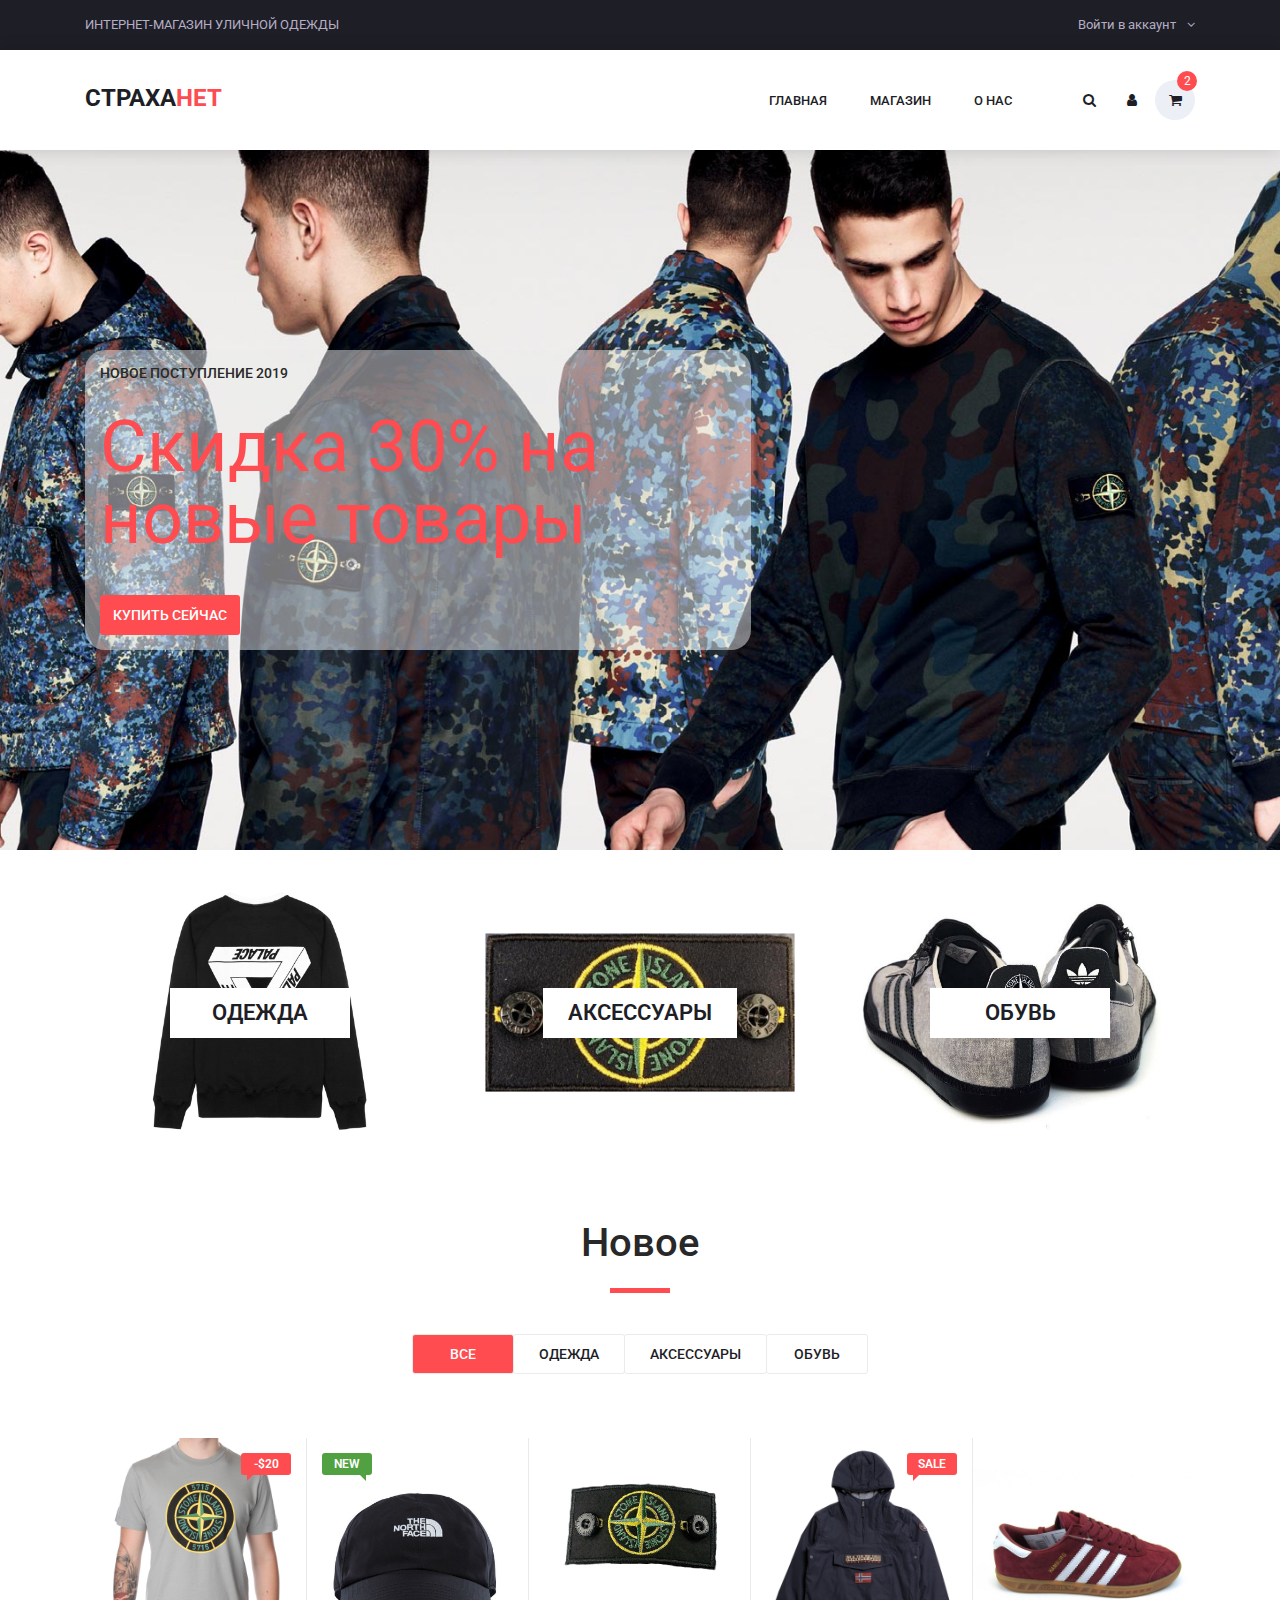
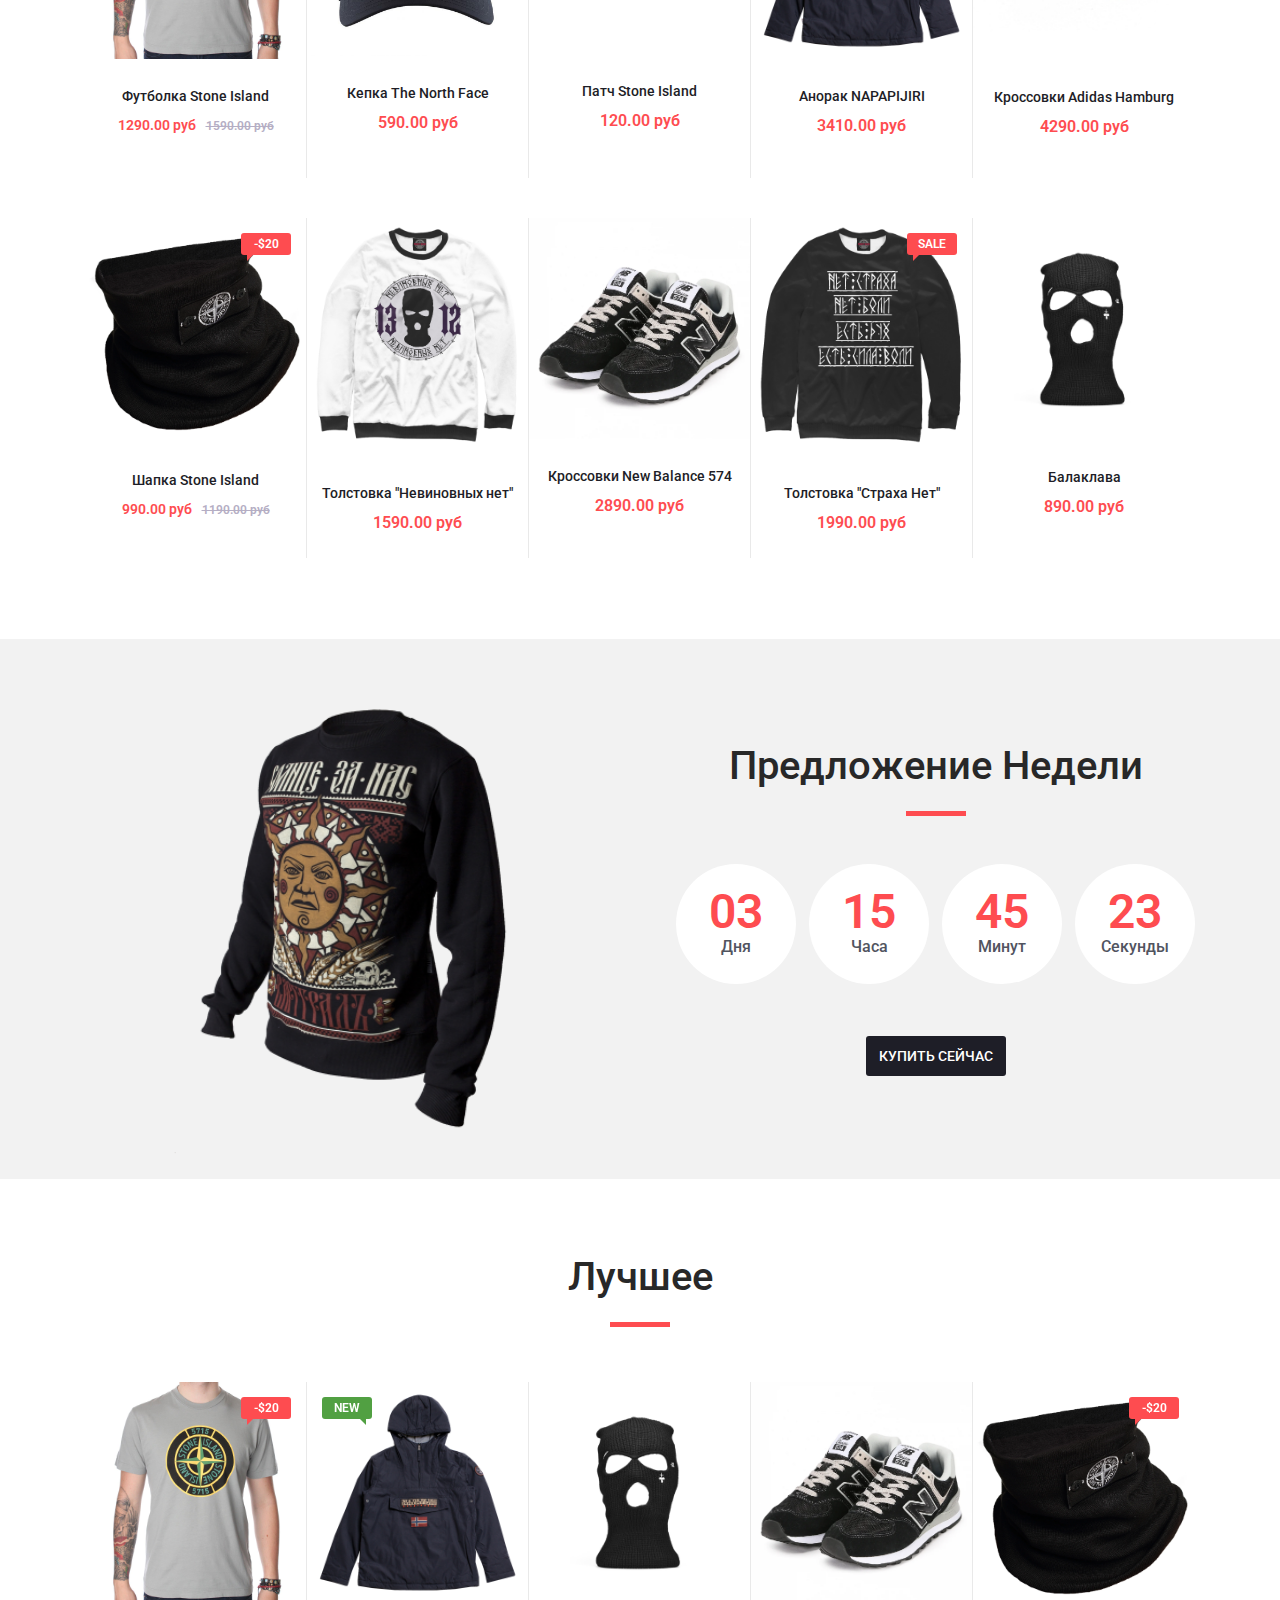
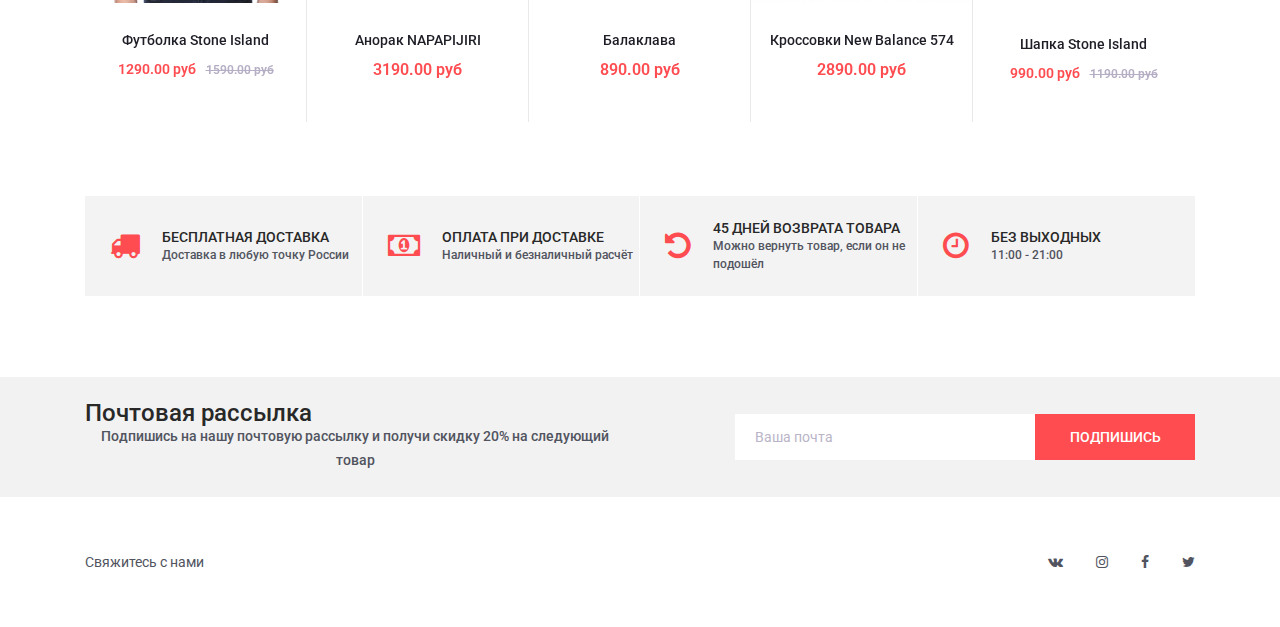
<file: index.html>
<!DOCTYPE html>
<html lang="en">
<head>
<title>СТРАХА.НЕТ</title>
<meta charset="utf-8">
<meta http-equiv="X-UA-Compatible" content="IE=edge">
<meta name="description" content="SmartShop Template">
<meta name="viewport" content="width=device-width, initial-scale=1">
<link rel="stylesheet" type="text/css" href="styles/bootstrap4/bootstrap.min.css">
<link href="plugins/font-awesome-4.7.0/css/font-awesome.min.css" rel="stylesheet" type="text/css">
<link rel="stylesheet" type="text/css" href="plugins/OwlCarousel2-2.2.1/owl.carousel.css">
<link rel="stylesheet" type="text/css" href="plugins/OwlCarousel2-2.2.1/owl.theme.default.css">
<link rel="stylesheet" type="text/css" href="plugins/OwlCarousel2-2.2.1/animate.css">
<link rel="stylesheet" type="text/css" href="styles/main_styles.css">
<link rel="stylesheet" type="text/css" href="styles/responsive.css">
</head>

<body>

<div class="super_container">

	<!-- Header -->

	<header class="header trans_300">

		<!-- Top Navigation -->

		<div class="top_nav">
			<div class="container">
				<div class="row">
					<div class="col-md-6">
						<div class="top_nav_left">интернет-магазин уличной одежды</div>
					</div>
					<div class="col-md-6 text-right">
						<div class="top_nav_right">
							<ul class="top_nav_menu">

								<!-- Currency / Language / My Account -->

								
								<li class="account">
									<a href="#">
										Войти в аккаунт
										<i class="fa fa-angle-down"></i>
									</a>
									<ul class="account_selection">
										<li><a href="#"><i class="fa fa-sign-in" aria-hidden="true"></i>Вход</a></li>
										<li><a href="#"><i class="fa fa-user-plus" aria-hidden="true"></i>Регистрация</a></li>
									</ul>
								</li>
							</ul>
						</div>
					</div>
				</div>
			</div>
		</div>

		<!-- Main Navigation -->

		<div class="main_nav_container">
			<div class="container">
				<div class="row">
					<div class="col-lg-12 text-right">
						<div class="logo_container">
							<a href="index.html">страха<span>нет</span></a>
						</div>
						<nav class="navbar">
							<ul class="navbar_menu">
								<li><a href="index.html">главная</a></li>
								<li><a href="categories.html">магазин</a></li>
								<li><a href="contact.html">о нас</a></li>
							</ul>
							<ul class="navbar_user">
								<li><a href="#"><i class="fa fa-search" aria-hidden="true"></i></a></li>
								<li><a href="#"><i class="fa fa-user" aria-hidden="true"></i></a></li>
								<li class="checkout">
									<a href="#">
										<i class="fa fa-shopping-cart" aria-hidden="true"></i>
										<span id="checkout_items" class="checkout_items">2</span>
									</a>
								</li>
							</ul>
							<div class="hamburger_container">
								<i class="fa fa-bars" aria-hidden="true"></i>
							</div>
						</nav>
					</div>
				</div>
			</div>
		</div>

	</header>

	<div class="fs_menu_overlay"></div>
	<div class="hamburger_menu">
		<div class="hamburger_close"><i class="fa fa-times" aria-hidden="true"></i></div>
		<div class="hamburger_menu_content text-right">
			<ul class="menu_top_nav">
				<li class="menu_item has-children">
					<a href="#">
						Войти в аккаунт
						<i class="fa fa-angle-down"></i>
					</a>
					<ul class="menu_selection">
						<li><a href="#"><i class="fa fa-sign-in" aria-hidden="true"></i>Вход</a></li>
						<li><a href="#"><i class="fa fa-user-plus" aria-hidden="true"></i>Регистрация</a></li>
					</ul>
				</li>
				<li class="menu_item"><a href="index.html">главная</a></li>
				<li class="menu_item"><a href="categories.html">магазин</a></li>
				<li class="menu_item"><a href="contact.html">о нас</a></li>
			</ul>
		</div>
	</div>

	<!-- Slider -->

	<div class="main_slider" style="background-image:url(images/slider_2.jpg)">
		<div class="container fill_height">
			<div class="row align-items-center fill_height">
				<div class="col">
					<div class="main_slider_content">
						<h6>новое поступление 2019</h6>
						<h1>Скидка 30% на новые товары</h1>
						<div class="red_button shop_now_button"><a href="#">купить сейчас</a></div>
					</div>
				</div>
			</div>
		</div>
	</div>

	<!-- Banner -->

	<div class="banner">
		<div class="container">
			<div class="row">
				<div class="col-md-4">
					<div class="banner_item align-items-center" style="background-image:url(images/banner_1.jpg)">
						<div class="banner_category">
							<a href="categories.html">Одежда</a>
						</div>
					</div>
				</div>
				<div class="col-md-4">
					<div class="banner_item align-items-center" style="background-image:url(images/banner_2.jpg)">
						<div class="banner_category">
							<a href="categories.html">Аксессуары</a>
						</div>
					</div>
				</div>
				<div class="col-md-4">
					<div class="banner_item align-items-center" style="background-image:url(images/banner_3.jpg)">
						<div class="banner_category">
							<a href="categories.html">Обувь</a>
						</div>
					</div>
				</div>
			</div>
		</div>
	</div>

	<!-- New Arrivals -->

	<div class="new_arrivals">
		<div class="container">
			<div class="row">
				<div class="col text-center">
					<div class="section_title new_arrivals_title">
						<h2>Новое</h2>
					</div>
				</div>
			</div>
			<div class="row align-items-center">
				<div class="col text-center">
					<div class="new_arrivals_sorting">
						<ul class="arrivals_grid_sorting clearfix button-group filters-button-group">
							<li class="grid_sorting_button button d-flex flex-column justify-content-center align-items-center active is-checked" data-filter="*">все</li>
							<li class="grid_sorting_button button d-flex flex-column justify-content-center align-items-center" data-filter=".clothes">одежда</li>
							<li class="grid_sorting_button button d-flex flex-column justify-content-center align-items-center" data-filter=".accessories">аксессуары</li>
							<li class="grid_sorting_button button d-flex flex-column justify-content-center align-items-center" data-filter=".shoes">обувь</li>
						</ul>
					</div>
				</div>
			</div>
			<div class="row">
				<div class="col">
					<div class="product-grid" data-isotope='{ "itemSelector": ".product-item", "layoutMode": "fitRows" }'>

						<!-- Product 1 -->

						<div class="product-item clothes">
							<div class="product discount product_filter">
								<div class="product_image">
									<img src="images/product_1.jpg" alt="">
								</div>
								<div class="favorite favorite_left"></div>
								<div class="product_bubble product_bubble_right product_bubble_red d-flex flex-column align-items-center"><span>-$20</span></div>
								<div class="product_info">
									<h6 class="product_name"><a href="single.html">Футболка Stone Island</a></h6>
									<div class="product_price">1290.00 руб<span>1590.00 руб</span></div>
								</div>
							</div>
							<div class="red_button add_to_cart_button"><a href="#">добавить в <i class="fa fa-shopping-cart" aria-hidden="true"></i></a></div>
						</div>

						<!-- Product 2 -->

						<div class="product-item accessories">
							<div class="product product_filter">
								<div class="product_image">
									<img src="images/product_2.jpg" alt="">
								</div>
								<div class="favorite"></div>
								<div class="product_bubble product_bubble_left product_bubble_green d-flex flex-column align-items-center"><span>new</span></div>
								<div class="product_info">
									<h6 class="product_name"><a href="single.html">Кепка The North Face</a></h6>
									<div class="product_price">590.00 руб</div>
								</div>
							</div>
							<div class="red_button add_to_cart_button"><a href="#">добавить в <i class="fa fa-shopping-cart" aria-hidden="true"></i></a></div>
						</div>

						<!-- Product 3 -->

						<div class="product-item accessories">
							<div class="product product_filter">
								<div class="product_image">
									<img src="images/product_3.png" alt="">
								</div>
								<div class="favorite"></div>
								<div class="product_info">
									<h6 class="product_name"><a href="single.html">Патч Stone Island</a></h6>
									<div class="product_price">120.00 руб</div>
								</div>
							</div>
							<div class="red_button add_to_cart_button"><a href="#">добавить в <i class="fa fa-shopping-cart" aria-hidden="true"></i></a></div>
						</div>

						<!-- Product 4 -->

						<div class="product-item clothes">
							<div class="product product_filter">
								<div class="product_image">
									<img src="images/product_4.jpg" alt="">
								</div>
								<div class="product_bubble product_bubble_right product_bubble_red d-flex flex-column align-items-center"><span>sale</span></div>
								<div class="favorite favorite_left"></div>
								<div class="product_info">
									<h6 class="product_name"><a href="single.html">Анорак NAPAPIJIRI</a></h6>
									<div class="product_price">3410.00 руб</div>
								</div>
							</div>
							<div class="red_button add_to_cart_button"><a href="#">добавить в <i class="fa fa-shopping-cart" aria-hidden="true"></i></a></div>
						</div>

						<!-- Product 5 -->

						<div class="product-item shoes">
							<div class="product product_filter">
								<div class="product_image">
									<img src="images/product_5.jpg" alt="">
								</div>
								<div class="favorite"></div>
								<div class="product_info">
									<h6 class="product_name"><a href="single.html">Кроссовки Adidas Hamburg</a></h6>
									<div class="product_price">4290.00 руб</div>
								</div>
							</div>
							<div class="red_button add_to_cart_button"><a href="#">добавить в <i class="fa fa-shopping-cart" aria-hidden="true"></i></a></div>
						</div>

						<!-- Product 6 -->

						<div class="product-item accessories">
							<div class="product discount product_filter">
								<div class="product_image">
									<img src="images/product_6.webp" alt="">
								</div>
								<div class="favorite favorite_left"></div>
								<div class="product_bubble product_bubble_right product_bubble_red d-flex flex-column align-items-center"><span>-$20</span></div>
								<div class="product_info">
									<h6 class="product_name"><a href="#single.html">Шапка Stone Island</a></h6>
									<div class="product_price">990.00 руб<span>1190.00 руб</span></div>
								</div>
							</div>
							<div class="red_button add_to_cart_button"><a href="#">добавить в <i class="fa fa-shopping-cart" aria-hidden="true"></i></a></div>
						</div>

						<!-- Product 7 -->

						<div class="product-item clothes">
							<div class="product product_filter">
								<div class="product_image">
									<img src="images/product_7.jpg" alt="">
								</div>
								<div class="favorite"></div>
								<div class="product_info">
									<h6 class="product_name"><a href="single.html">Толстовка "Невиновных нет"</a></h6>
									<div class="product_price">1590.00 руб</div>
								</div>
							</div>
							<div class="red_button add_to_cart_button"><a href="#">добавить в <i class="fa fa-shopping-cart" aria-hidden="true"></i></a></div>
						</div>

						<!-- Product 8 -->

						<div class="product-item shoes">
							<div class="product product_filter">
								<div class="product_image">
									<img src="images/product_8.webp" alt="">
								</div>
								<div class="favorite"></div>
								<div class="product_info">
									<h6 class="product_name"><a href="single.html">Кроссовки New Balance 574</a></h6>
									<div class="product_price">2890.00 руб</div>
								</div>
							</div>
							<div class="red_button add_to_cart_button"><a href="#">добавить в <i class="fa fa-shopping-cart" aria-hidden="true"></i></a></div>
						</div>

						<!-- Product 9 -->

						<div class="product-item clothes">
							<div class="product product_filter">
								<div class="product_image">
									<img src="images/product_9.jpg" alt="">
								</div>
								<div class="product_bubble product_bubble_right product_bubble_red d-flex flex-column align-items-center"><span>sale</span></div>
								<div class="favorite favorite_left"></div>
								<div class="product_info">
									<h6 class="product_name"><a href="single.html">Толстовка "Страха Нет"</a></h6>
									<div class="product_price">1990.00 руб</div>
								</div>
							</div>
							<div class="red_button add_to_cart_button"><a href="#">добавить в <i class="fa fa-shopping-cart" aria-hidden="true"></i></a></div>
						</div>

						<!-- Product 10 -->

						<div class="product-item accessories">
							<div class="product product_filter">
								<div class="product_image">
									<img src="images/product_10.jpg" alt="">
								</div>
								<div class="favorite"></div>
								<div class="product_info">
									<h6 class="product_name"><a href="single.html">Балаклава</a></h6>
									<div class="product_price">890.00 руб</div>
								</div>
							</div>
							<div class="red_button add_to_cart_button"><a href="#">добавить в <i class="fa fa-shopping-cart" aria-hidden="true"></i></a></div>
						</div>
					</div>
				</div>
			</div>
		</div>
	</div>

	<!-- Deal of the week -->

	<div class="deal_ofthe_week">
		<div class="container">
			<div class="row align-items-center">
				<div class="col-lg-6">
					<div class="deal_ofthe_week_img">
						<img src="images/deal_ofthe_week.png" alt="">
					</div>
				</div>
				<div class="col-lg-6 text-right deal_ofthe_week_col">
					<div class="deal_ofthe_week_content d-flex flex-column align-items-center float-right">
						<div class="section_title">
							<h2>Предложение Недели</h2>
						</div>
						<ul class="timer">
							<li class="d-inline-flex flex-column justify-content-center align-items-center">
								<div id="day" class="timer_num">03</div>
								<div class="timer_unit">Дня</div>
							</li>
							<li class="d-inline-flex flex-column justify-content-center align-items-center">
								<div id="hour" class="timer_num">15</div>
								<div class="timer_unit">Часа</div>
							</li>
							<li class="d-inline-flex flex-column justify-content-center align-items-center">
								<div id="minute" class="timer_num">45</div>
								<div class="timer_unit">Минут</div>
							</li>
							<li class="d-inline-flex flex-column justify-content-center align-items-center">
								<div id="second" class="timer_num">23</div>
								<div class="timer_unit">Секунды</div>
							</li>
						</ul>
						<div class="red_button deal_ofthe_week_button"><a href="#">купить сейчас</a></div>
					</div>
				</div>
			</div>
		</div>
	</div>

	<!-- Best Sellers -->

	<div class="best_sellers">
		<div class="container">
			<div class="row">
				<div class="col text-center">
					<div class="section_title new_arrivals_title">
						<h2>Лучшее</h2>
					</div>
				</div>
			</div>
			<div class="row">
				<div class="col">
					<div class="product_slider_container">
						<div class="owl-carousel owl-theme product_slider">

							<!-- Slide 1 -->

							<div class="owl-item product_slider_item">
								<div class="product-item">
									<div class="product discount">
										<div class="product_image">
											<img src="images/product_1.jpg" alt="">
										</div>
										<div class="favorite favorite_left"></div>
										<div class="product_bubble product_bubble_right product_bubble_red d-flex flex-column align-items-center"><span>-$20</span></div>
										<div class="product_info">
											<h6 class="product_name"><a href="single.html">Футболка Stone Island</a></h6>
											<div class="product_price">1290.00 руб<span>1590.00 руб</span></div>
										</div>
									</div>
								</div>
							</div>

							<!-- Slide 2 -->

							<div class="owl-item product_slider_item">
								<div class="product-item women">
									<div class="product">
										<div class="product_image">
											<img src="images/product_4.jpg" alt="">
										</div>
										<div class="favorite"></div>
										<div class="product_bubble product_bubble_left product_bubble_green d-flex flex-column align-items-center"><span>new</span></div>
										<div class="product_info">
											<h6 class="product_name"><a href="single.html">Анорак NAPAPIJIRI</a></h6>
											<div class="product_price">3190.00 руб</div>
										</div>
									</div>
								</div>
							</div>

							<!-- Slide 3 -->

							<div class="owl-item product_slider_item">
								<div class="product-item men">
									<div class="product product_filter">
										<div class="product_image">
											<img src="images/product_10.jpg" alt="">
										</div>
										<div class="favorite"></div>
										<div class="product_info">
											<h6 class="product_name"><a href="single.html">Балаклава</a></h6>
											<div class="product_price">890.00 руб</div>
										</div>
									</div>
									<div class="red_button add_to_cart_button"><a href="#">добавить в <i class="fa fa-shopping-cart" aria-hidden="true"></i></a></div>
								</div>
							</div>

							<!-- Slide 4 -->

							<div class="owl-item product_slider_item">
								<div class="product-item accessories">
									<div class="product product_filter">
										<div class="product_image">
											<img src="images/product_8.webp" alt="">
										</div>
										<div class="favorite"></div>
										<div class="product_info">
											<h6 class="product_name"><a href="single.html">Кроссовки New Balance 574</a></h6>
											<div class="product_price">2890.00 руб</div>
										</div>
									</div>
									<div class="red_button add_to_cart_button"><a href="#">добавить в <i class="fa fa-shopping-cart" aria-hidden="true"></i></a></div>
								</div>
							</div>

							<!-- Slide 5 -->

							<div class="owl-item product_slider_item">
								<div class="product-item accessories">
									<div class="product discount product_filter">
										<div class="product_image">
											<img src="images/product_6.webp" alt="">
										</div>
										<div class="favorite favorite_left"></div>
										<div class="product_bubble product_bubble_right product_bubble_red d-flex flex-column align-items-center"><span>-$20</span></div>
										<div class="product_info">
											<h6 class="product_name"><a href="#single.html">Шапка Stone Island</a></h6>
											<div class="product_price">990.00 руб<span>1190.00 руб</span></div>
										</div>
									</div>
									<div class="red_button add_to_cart_button"><a href="#">добавить в <i class="fa fa-shopping-cart" aria-hidden="true"></i></a></div>
								</div>
							</div>

							<!-- Slide 6 -->

							<div class="owl-item product_slider_item">
								<div class="product-item women">
									<div class="product product_filter">
										<div class="product_image">
											<img src="images/product_7.jpg" alt="">
										</div>
										<div class="favorite"></div>
										<div class="product_info">
											<h6 class="product_name"><a href="single.html">Толстовка "Невиновных нет"</a></h6>
											<div class="product_price">1590.00 руб</div>
										</div>
									</div>
									<div class="red_button add_to_cart_button"><a href="#">добавить в <i class="fa fa-shopping-cart" aria-hidden="true"></i></a></div>
								</div>
							</div>

							<!-- Slide 7 -->

							<div class="owl-item product_slider_item">
								<div class="product-item men">
									<div class="product product_filter">
										<div class="product_image">
											<img src="images/product_9.jpg" alt="">
										</div>
										<div class="product_bubble product_bubble_right product_bubble_red d-flex flex-column align-items-center"><span>sale</span></div>
										<div class="favorite favorite_left"></div>
										<div class="product_info">
											<h6 class="product_name"><a href="single.html">Толстовка "Страха Нет"</a></h6>
											<div class="product_price">1990.00 руб</div>
										</div>
									</div>
									<div class="red_button add_to_cart_button"><a href="#">добавить в <i class="fa fa-shopping-cart" aria-hidden="true"></i></a></div>
								</div>
							</div>

							<!-- Slide 8 -->

							<div class="owl-item product_slider_item">
								<div class="product-item women">
									<div class="product product_filter">
										<div class="product_image">
											<img src="images/product_2.jpg" alt="">
										</div>
										<div class="favorite"></div>
										<div class="product_bubble product_bubble_left product_bubble_green d-flex flex-column align-items-center"><span>new</span></div>
										<div class="product_info">
											<h6 class="product_name"><a href="single.html">Кепка The North Face</a></h6>
											<div class="product_price">590.00 руб</div>
										</div>
									</div>
									<div class="red_button add_to_cart_button"><a href="#">добавить в <i class="fa fa-shopping-cart" aria-hidden="true"></i></a></div>
								</div>
							</div>

							<!-- Slide 9 -->

							<div class="owl-item product_slider_item">
								<div class="product-item women">
									<div class="product product_filter">
										<div class="product_image">
											<img src="images/product_3.png" alt="">
										</div>
										<div class="favorite"></div>
										<div class="product_info">
											<h6 class="product_name"><a href="single.html">Патч Stone Island</a></h6>
											<div class="product_price">120.00 руб</div>
										</div>
									</div>
									<div class="red_button add_to_cart_button"><a href="#">добавить в <i class="fa fa-shopping-cart" aria-hidden="true"></i></a></div>
								</div>
							</div>

							<!-- Slide 10 -->

							<div class="owl-item product_slider_item">
								<div class="product-item women men">
									<div class="product product_filter">
										<div class="product_image">
											<img src="images/product_5.jpg" alt="">
										</div>
										<div class="favorite"></div>
										<div class="product_info">
											<h6 class="product_name"><a href="single.html">Кроссовки Adidas Hamburg</a></h6>
											<div class="product_price">4290.00 руб</div>
										</div>
									</div>
									<div class="red_button add_to_cart_button"><a href="#">добавить в <i class="fa fa-shopping-cart" aria-hidden="true"></i></a></div>
								</div>
							</div>
						</div>

						<!-- Slider Navigation -->

						<div class="product_slider_nav_left product_slider_nav d-flex align-items-center justify-content-center flex-column">
							<i class="fa fa-chevron-left" aria-hidden="true"></i>
						</div>
						<div class="product_slider_nav_right product_slider_nav d-flex align-items-center justify-content-center flex-column">
							<i class="fa fa-chevron-right" aria-hidden="true"></i>
						</div>
					</div>
				</div>
			</div>
		</div>
	</div>

	<!-- Benefit -->

	<div class="benefit">
		<div class="container">
			<div class="row benefit_row">
				<div class="col-lg-3 benefit_col">
					<div class="benefit_item d-flex flex-row align-items-center">
						<div class="benefit_icon"><i class="fa fa-truck" aria-hidden="true"></i></div>
						<div class="benefit_content">
							<h6>бесплатная доставка</h6>
							<p>Доставка в любую точку России</p>
						</div>
					</div>
				</div>
				<div class="col-lg-3 benefit_col">
					<div class="benefit_item d-flex flex-row align-items-center">
						<div class="benefit_icon"><i class="fa fa-money" aria-hidden="true"></i></div>
						<div class="benefit_content">
							<h6>оплата при доставке</h6>
							<p>Наличный и безналичный расчёт</p>
						</div>
					</div>
				</div>
				<div class="col-lg-3 benefit_col">
					<div class="benefit_item d-flex flex-row align-items-center">
						<div class="benefit_icon"><i class="fa fa-undo" aria-hidden="true"></i></div>
						<div class="benefit_content">
							<h6>45 дней возврата товара</h6>
							<p>Можно вернуть товар, если он не подошёл</p>
						</div>
					</div>
				</div>
				<div class="col-lg-3 benefit_col">
					<div class="benefit_item d-flex flex-row align-items-center">
						<div class="benefit_icon"><i class="fa fa-clock-o" aria-hidden="true"></i></div>
						<div class="benefit_content">
							<h6>Без выходных</h6>
							<p>11:00 - 21:00</p>
						</div>
					</div>
				</div>
			</div>
		</div>
	</div>

	<!-- Newsletter -->

	<div class="newsletter">
		<div class="container">
			<div class="row">
				<div class="col-lg-6">
					<div class="newsletter_text d-flex flex-column justify-content-center align-items-lg-start align-items-md-center text-center">
						<h4>Почтовая рассылка</h4>
						<p>Подпишись на нашу почтовую рассылку и получи скидку 20% на следующий товар</p>
					</div>
				</div>
				<div class="col-lg-6">
					<form action="post">
						<div class="newsletter_form d-flex flex-md-row flex-column flex-xs-column align-items-center justify-content-lg-end justify-content-center">
							<input id="newsletter_email" type="email" placeholder="Ваша почта" required="required" data-error="Valid email is required.">
							<button id="newsletter_submit" type="submit" class="newsletter_submit_btn trans_300" value="Submit">Подпишись</button>
						</div>
					</form>
				</div>
			</div>
		</div>
	</div>

	<!-- Footer -->

	<footer class="footer">
		<div class="container">
			<div class="row">
				<div class="col-lg-6">
					<div class="footer_nav_container d-flex flex-sm-row flex-column align-items-center justify-content-lg-start justify-content-center text-center">
						<ul class="footer_nav">
							<li><a href="contact.html">Свяжитесь с нами</a></li>
						</ul>
					</div>
				</div>
				<div class="col-lg-6">
					<div class="footer_social d-flex flex-row align-items-center justify-content-lg-end justify-content-center">
						<ul>
							<li><a href="#"><i class="fa fa-vk" aria-hidden="true"></i></a></li>
							<li><a href="#"><i class="fa fa-instagram" aria-hidden="true"></i></a></li>
							<li><a href="#"><i class="fa fa-facebook" aria-hidden="true"></i></a></li>
							<li><a href="#"><i class="fa fa-twitter" aria-hidden="true"></i></a></li>
						</ul>
					</div>
				</div>
			</div>
		</div>
	</footer>

</div>

<script src="js/jquery-3.2.1.min.js"></script>
<script src="styles/bootstrap4/popper.js"></script>
<script src="styles/bootstrap4/bootstrap.min.js"></script>
<script src="plugins/Isotope/isotope.pkgd.min.js"></script>
<script src="plugins/OwlCarousel2-2.2.1/owl.carousel.js"></script>
<script src="plugins/easing/easing.js"></script>
<script src="js/custom.js"></script>
</body>

</html>
</file>
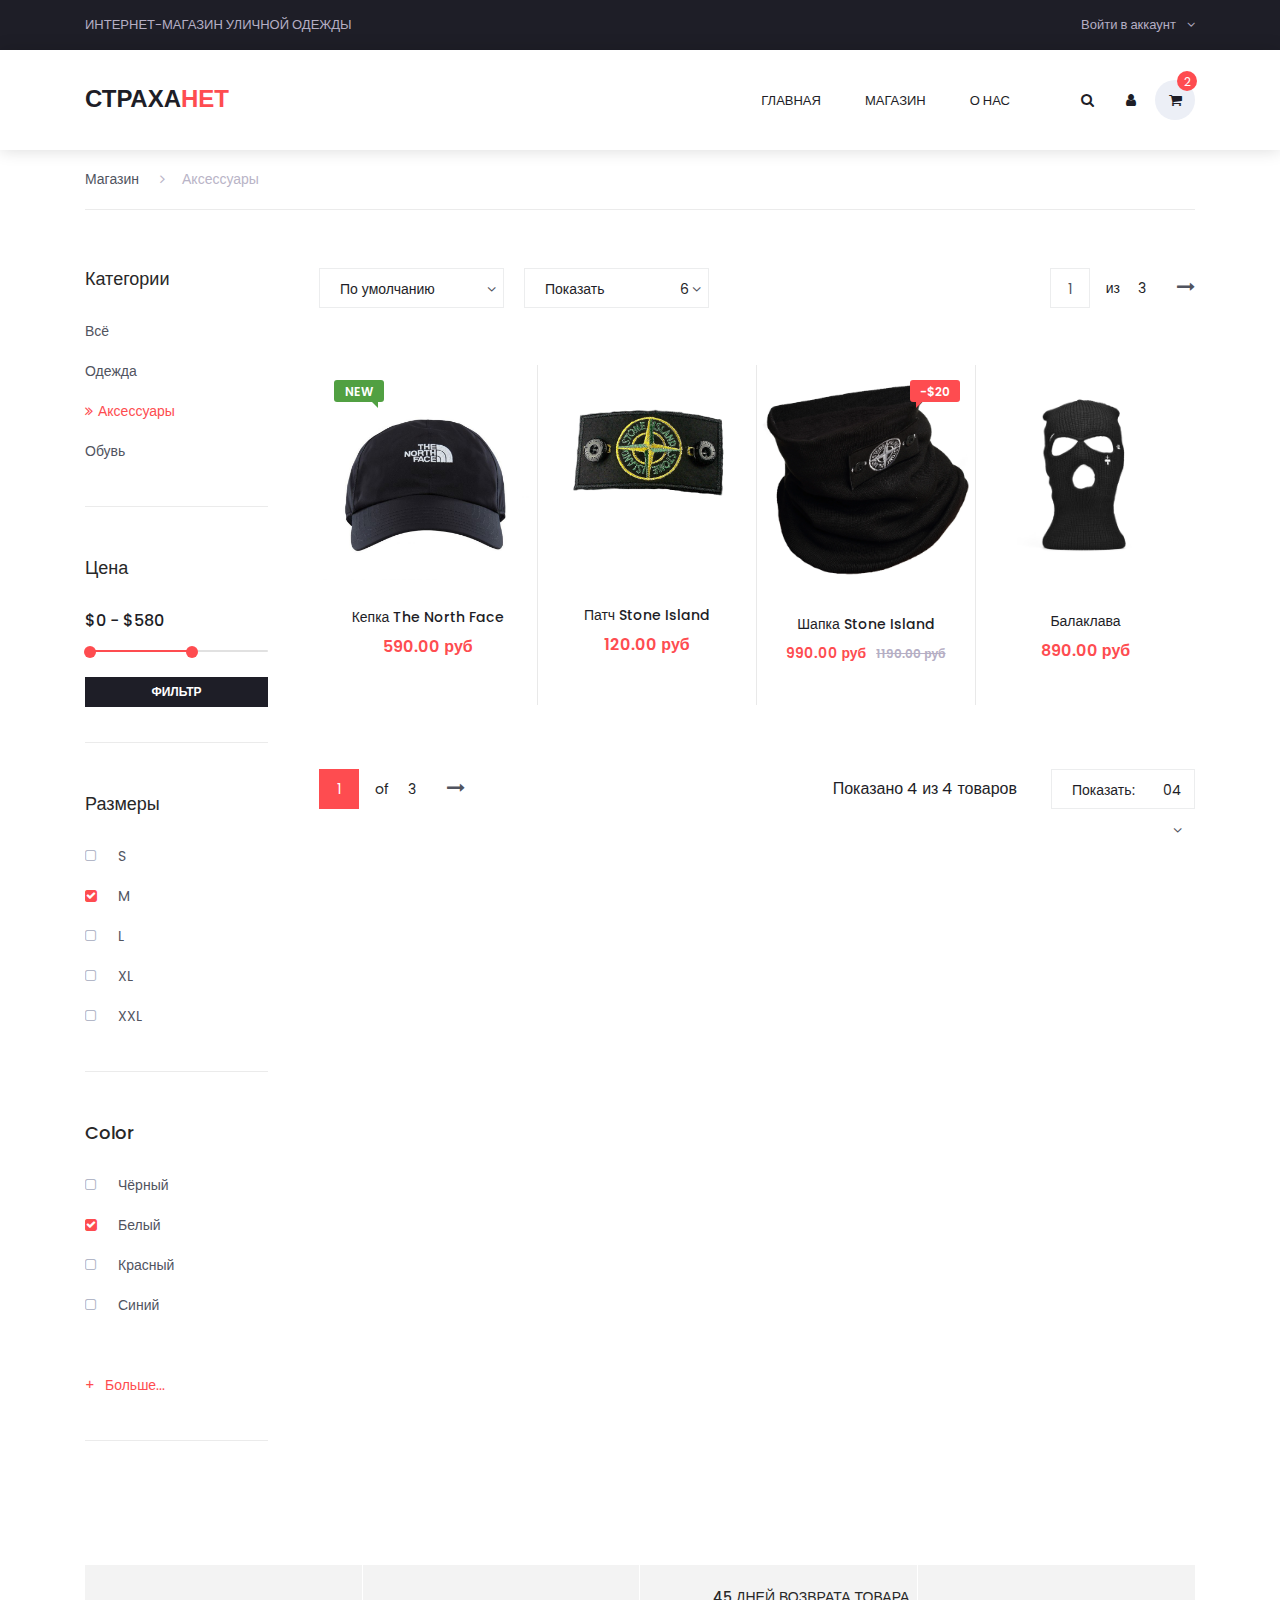
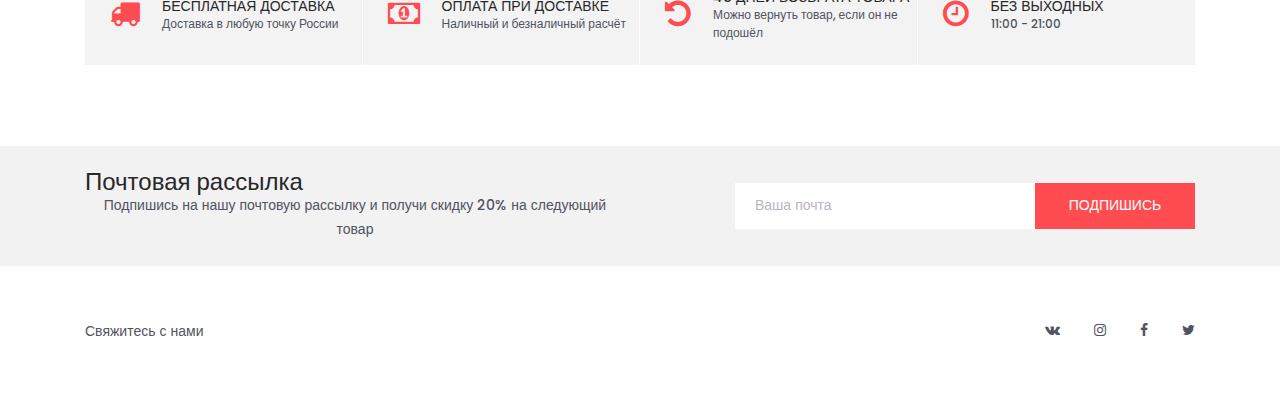
<file: categories.html>
<!DOCTYPE html>
<html lang="en">
<head>
<title>СТРАХА.НЕТ</title>
<meta charset="utf-8">
<meta http-equiv="X-UA-Compatible" content="IE=edge">
<meta name="description" content="Colo Shop Template">
<meta name="viewport" content="width=device-width, initial-scale=1">
<link rel="stylesheet" type="text/css" href="styles/bootstrap4/bootstrap.min.css">
<link href="plugins/font-awesome-4.7.0/css/font-awesome.min.css" rel="stylesheet" type="text/css">
<link rel="stylesheet" type="text/css" href="plugins/OwlCarousel2-2.2.1/owl.carousel.css">
<link rel="stylesheet" type="text/css" href="plugins/OwlCarousel2-2.2.1/owl.theme.default.css">
<link rel="stylesheet" type="text/css" href="plugins/OwlCarousel2-2.2.1/animate.css">
<link rel="stylesheet" type="text/css" href="plugins/jquery-ui-1.12.1.custom/jquery-ui.css">
<link rel="stylesheet" type="text/css" href="styles/categories_styles.css">
<link rel="stylesheet" type="text/css" href="styles/categories_responsive.css">
</head>

<body>

	<div class="super_container">

		<!-- Header -->
	
		<header class="header trans_300">
	
			<!-- Top Navigation -->
	
			<div class="top_nav">
				<div class="container">
					<div class="row">
						<div class="col-md-6">
							<div class="top_nav_left">интернет-магазин уличной одежды</div>
						</div>
						<div class="col-md-6 text-right">
							<div class="top_nav_right">
								<ul class="top_nav_menu">
	
									<!-- Currency / Language / My Account -->
	
									
									<li class="account">
										<a href="#">
											Войти в аккаунт
											<i class="fa fa-angle-down"></i>
										</a>
										<ul class="account_selection">
											<li><a href="#"><i class="fa fa-sign-in" aria-hidden="true"></i>Вход</a></li>
											<li><a href="#"><i class="fa fa-user-plus" aria-hidden="true"></i>Регистрация</a></li>
										</ul>
									</li>
								</ul>
							</div>
						</div>
					</div>
				</div>
			</div>
	
			<!-- Main Navigation -->
	
			<div class="main_nav_container">
				<div class="container">
					<div class="row">
						<div class="col-lg-12 text-right">
							<div class="logo_container">
								<a href="index.html">страха<span>нет</span></a>
							</div>
							<nav class="navbar">
								<ul class="navbar_menu">
									<li><a href="index.html">главная</a></li>
									<li><a href="categories.html">магазин</a></li>
									<li><a href="contact.html">о нас</a></li>
								</ul>
								<ul class="navbar_user">
									<li><a href="#"><i class="fa fa-search" aria-hidden="true"></i></a></li>
									<li><a href="#"><i class="fa fa-user" aria-hidden="true"></i></a></li>
									<li class="checkout">
										<a href="#">
											<i class="fa fa-shopping-cart" aria-hidden="true"></i>
											<span id="checkout_items" class="checkout_items">2</span>
										</a>
									</li>
								</ul>
								<div class="hamburger_container">
									<i class="fa fa-bars" aria-hidden="true"></i>
								</div>
							</nav>
						</div>
					</div>
				</div>
			</div>
	
		</header>
	
		<div class="fs_menu_overlay"></div>
		<div class="hamburger_menu">
			<div class="hamburger_close"><i class="fa fa-times" aria-hidden="true"></i></div>
			<div class="hamburger_menu_content text-right">
				<ul class="menu_top_nav">
					<li class="menu_item has-children">
						<a href="#">
							Войти в аккаунт
							<i class="fa fa-angle-down"></i>
						</a>
						<ul class="menu_selection">
							<li><a href="#"><i class="fa fa-sign-in" aria-hidden="true"></i>Вход</a></li>
							<li><a href="#"><i class="fa fa-user-plus" aria-hidden="true"></i>Регистрация</a></li>
						</ul>
					</li>
					<li class="menu_item"><a href="">главная</a></li>
					<li class="menu_item"><a href="categories.html">магазин</a></li>
					<li class="menu_item"><a href="contact.html">о нас</a></li>
				</ul>
			</div>
		</div>

	<div class="container product_section_container">
		<div class="row">
			<div class="col product_section clearfix">

				<!-- Breadcrumbs -->

				<div class="breadcrumbs d-flex flex-row align-items-center">
					<ul>
						<li><a href="index.html">Магазин</a></li>
						<li class="active"><a href="index.html"><i class="fa fa-angle-right" aria-hidden="true"></i>Аксессуары</a></li>
					</ul>
				</div>

				<!-- Sidebar -->

				<div class="sidebar">
					<div class="sidebar_section">
						<div class="sidebar_title">
							<h5>Категории</h5>
						</div>
						<ul class="sidebar_categories">
							<li><a href="#">Всё</a></li>
							<li><a href="#">Одежда</a></li>
							<li class="active"><a href="#"><span><i class="fa fa-angle-double-right" aria-hidden="true"></i></span>Аксессуары</a></li>
							<li><a href="#">Обувь</a></li>
						</ul>
					</div>

					<!-- Price Range Filtering -->
					<div class="sidebar_section">
						<div class="sidebar_title">
							<h5>Цена</h5>
						</div>
						<p>
							<input type="text" id="amount" readonly style="border:0; color:#f6931f; font-weight:bold;">
						</p>
						<div id="slider-range"></div>
						<div class="filter_button"><span>фильтр</span></div>
					</div>

					<!-- Sizes -->
					<div class="sidebar_section">
						<div class="sidebar_title">
							<h5>Размеры</h5>
						</div>
						<ul class="checkboxes">
							<li><i class="fa fa-square-o" aria-hidden="true"></i><span>S</span></li>
							<li class="active"><i class="fa fa-square" aria-hidden="true"></i><span>M</span></li>
							<li><i class="fa fa-square-o" aria-hidden="true"></i><span>L</span></li>
							<li><i class="fa fa-square-o" aria-hidden="true"></i><span>XL</span></li>
							<li><i class="fa fa-square-o" aria-hidden="true"></i><span>XXL</span></li>
						</ul>
					</div>

					<!-- Color -->
					<div class="sidebar_section">
						<div class="sidebar_title">
							<h5>Color</h5>
						</div>
						<ul class="checkboxes">
							<li><i class="fa fa-square-o" aria-hidden="true"></i><span>Чёрный</span></li>
							<li class="active"><i class="fa fa-square" aria-hidden="true"></i><span>Белый</span></li>
							<li><i class="fa fa-square-o" aria-hidden="true"></i><span>Красный</span></li>
							<li><i class="fa fa-square-o" aria-hidden="true"></i><span>Синий</span></li>
						</ul>
						<div class="show_more">
							<span><span>+</span>Больше...</span>
						</div>
					</div>

				</div>

				<!-- Main Content -->

				<div class="main_content">

					<!-- Products -->

					<div class="products_iso">
						<div class="row">
							<div class="col">

								<!-- Product Sorting -->

								<div class="product_sorting_container product_sorting_container_top">
									<ul class="product_sorting">
										<li>
											<span class="type_sorting_text">По умолчанию</span>
											<i class="fa fa-angle-down"></i>
											<ul class="sorting_type">
												<li class="type_sorting_btn" data-isotope-option='{ "sortBy": "original-order" }'><span>По умолчанию</span></li>
												<li class="type_sorting_btn" data-isotope-option='{ "sortBy": "price" }'><span>По цене</span></li>
												<li class="type_sorting_btn" data-isotope-option='{ "sortBy": "name" }'><span>По названию</span></li>
											</ul>
										</li>
										<li>
											<span>Показать</span>
											<span class="num_sorting_text">6</span>
											<i class="fa fa-angle-down"></i>
											<ul class="sorting_num">
												<li class="num_sorting_btn"><span>6</span></li>
												<li class="num_sorting_btn"><span>12</span></li>
												<li class="num_sorting_btn"><span>24</span></li>
											</ul>
										</li>
									</ul>
									<div class="pages d-flex flex-row align-items-center">
										<div class="page_current">
											<span>1</span>
											<ul class="page_selection">
												<li><a href="#">1</a></li>
												<li><a href="#">2</a></li>
												<li><a href="#">3</a></li>
											</ul>
										</div>
										<div class="page_total"><span>из</span> 3</div>
										<div id="next_page" class="page_next"><a href="#"><i class="fa fa-long-arrow-right" aria-hidden="true"></i></a></div>
									</div>

								</div>

								<!-- Product Grid -->

								<div class="product-grid">

									<!-- Product 1 -->

									<div class="product-item accessories">
										<div class="product product_filter">
											<div class="product_image">
												<img src="images/product_2.jpg" alt="">
											</div>
											<div class="favorite"></div>
											<div class="product_bubble product_bubble_left product_bubble_green d-flex flex-column align-items-center"><span>new</span></div>
											<div class="product_info">
												<h6 class="product_name"><a href="single.html">Кепка The North Face</a></h6>
												<div class="product_price">590.00 руб</div>
											</div>
										</div>
										<div class="red_button add_to_cart_button"><a href="#">добавить в <i class="fa fa-shopping-cart" aria-hidden="true"></i></a></div>
									</div>

									<!-- Product 2 -->

									<div class="product-item accessories">
										<div class="product product_filter">
											<div class="product_image">
												<img src="images/product_3.png" alt="">
											</div>
											<div class="favorite"></div>
											<div class="product_info">
												<h6 class="product_name"><a href="single.html">Патч Stone Island</a></h6>
												<div class="product_price">120.00 руб</div>
											</div>
										</div>
										<div class="red_button add_to_cart_button"><a href="#">добавить в <i class="fa fa-shopping-cart" aria-hidden="true"></i></a></div>
									</div>

									<!-- Product 3 -->

									<div class="product-item accessories">
										<div class="product discount product_filter">
											<div class="product_image">
												<img src="images/product_6.webp" alt="">
											</div>
											<div class="favorite favorite_left"></div>
											<div class="product_bubble product_bubble_right product_bubble_red d-flex flex-column align-items-center"><span>-$20</span></div>
											<div class="product_info">
												<h6 class="product_name"><a href="#single.html">Шапка Stone Island</a></h6>
												<div class="product_price">990.00 руб<span>1190.00 руб</span></div>
											</div>
										</div>
										<div class="red_button add_to_cart_button"><a href="#">добавить в <i class="fa fa-shopping-cart" aria-hidden="true"></i></a></div>
									</div>

									<!-- Product 4 -->

									<div class="product-item accessories">
										<div class="product product_filter">
											<div class="product_image">
												<img src="images/product_10.jpg" alt="">
											</div>
											<div class="favorite"></div>
											<div class="product_info">
												<h6 class="product_name"><a href="single.html">Балаклава</a></h6>
												<div class="product_price">890.00 руб</div>
											</div>
										</div>
										<div class="red_button add_to_cart_button"><a href="#">добавить в <i class="fa fa-shopping-cart" aria-hidden="true"></i></a></div>
									</div>
								</div>

								<!-- Product Sorting -->

								<div class="product_sorting_container product_sorting_container_bottom clearfix">
									<ul class="product_sorting">
										<li>
											<span>Показать:</span>
											<span class="num_sorting_text">04</span>
											<i class="fa fa-angle-down"></i>
											<ul class="sorting_num">
												<li class="num_sorting_btn"><span>01</span></li>
												<li class="num_sorting_btn"><span>02</span></li>
												<li class="num_sorting_btn"><span>03</span></li>
												<li class="num_sorting_btn"><span>04</span></li>
											</ul>
										</li>
									</ul>
									<span class="showing_results">Показано 4 из 4 товаров</span>
									<div class="pages d-flex flex-row align-items-center">
										<div class="page_current">
											<span>1</span>
											<ul class="page_selection">
												<li><a href="#">1</a></li>
												<li><a href="#">2</a></li>
												<li><a href="#">3</a></li>
											</ul>
										</div>
										<div class="page_total"><span>of</span> 3</div>
										<div id="next_page_1" class="page_next"><a href="#"><i class="fa fa-long-arrow-right" aria-hidden="true"></i></a></div>
									</div>

								</div>

							</div>
						</div>
					</div>
				</div>
			</div>
		</div>
	</div>

	<!-- Benefit -->

	<div class="benefit">
		<div class="container">
			<div class="row benefit_row">
				<div class="col-lg-3 benefit_col">
					<div class="benefit_item d-flex flex-row align-items-center">
						<div class="benefit_icon"><i class="fa fa-truck" aria-hidden="true"></i></div>
						<div class="benefit_content">
							<h6>бесплатная доставка</h6>
							<p>Доставка в любую точку России</p>
						</div>
					</div>
				</div>
				<div class="col-lg-3 benefit_col">
					<div class="benefit_item d-flex flex-row align-items-center">
						<div class="benefit_icon"><i class="fa fa-money" aria-hidden="true"></i></div>
						<div class="benefit_content">
							<h6>оплата при доставке</h6>
							<p>Наличный и безналичный расчёт</p>
						</div>
					</div>
				</div>
				<div class="col-lg-3 benefit_col">
					<div class="benefit_item d-flex flex-row align-items-center">
						<div class="benefit_icon"><i class="fa fa-undo" aria-hidden="true"></i></div>
						<div class="benefit_content">
							<h6>45 дней возврата товара</h6>
							<p>Можно вернуть товар, если он не подошёл</p>
						</div>
					</div>
				</div>
				<div class="col-lg-3 benefit_col">
					<div class="benefit_item d-flex flex-row align-items-center">
						<div class="benefit_icon"><i class="fa fa-clock-o" aria-hidden="true"></i></div>
						<div class="benefit_content">
							<h6>Без выходных</h6>
							<p>11:00 - 21:00</p>
						</div>
					</div>
				</div>
			</div>
		</div>
	</div>

	<!-- Newsletter -->

	<div class="newsletter">
		<div class="container">
			<div class="row">
				<div class="col-lg-6">
					<div class="newsletter_text d-flex flex-column justify-content-center align-items-lg-start align-items-md-center text-center">
						<h4>Почтовая рассылка</h4>
						<p>Подпишись на нашу почтовую рассылку и получи скидку 20% на следующий товар</p>
					</div>
				</div>
				<div class="col-lg-6">
					<form action="post">
						<div class="newsletter_form d-flex flex-md-row flex-column flex-xs-column align-items-center justify-content-lg-end justify-content-center">
							<input id="newsletter_email" type="email" placeholder="Ваша почта" required="required" data-error="Valid email is required.">
							<button id="newsletter_submit" type="submit" class="newsletter_submit_btn trans_300" value="Submit">Подпишись</button>
						</div>
					</form>
				</div>
			</div>
		</div>
	</div>

	<!-- Footer -->

	<footer class="footer">
		<div class="container">
			<div class="row">
				<div class="col-lg-6">
					<div class="footer_nav_container d-flex flex-sm-row flex-column align-items-center justify-content-lg-start justify-content-center text-center">
						<ul class="footer_nav">
							<li><a href="contact.html">Свяжитесь с нами</a></li>
						</ul>
					</div>
				</div>
				<div class="col-lg-6">
					<div class="footer_social d-flex flex-row align-items-center justify-content-lg-end justify-content-center">
						<ul>
							<li><a href="#"><i class="fa fa-vk" aria-hidden="true"></i></a></li>
							<li><a href="#"><i class="fa fa-instagram" aria-hidden="true"></i></a></li>
							<li><a href="#"><i class="fa fa-facebook" aria-hidden="true"></i></a></li>
							<li><a href="#"><i class="fa fa-twitter" aria-hidden="true"></i></a></li>
						</ul>
					</div>
				</div>
			</div>
		</div>
	</footer>
</div>

<script src="js/jquery-3.2.1.min.js"></script>
<script src="styles/bootstrap4/popper.js"></script>
<script src="styles/bootstrap4/bootstrap.min.js"></script>
<script src="plugins/Isotope/isotope.pkgd.min.js"></script>
<script src="plugins/OwlCarousel2-2.2.1/owl.carousel.js"></script>
<script src="plugins/easing/easing.js"></script>
<script src="plugins/jquery-ui-1.12.1.custom/jquery-ui.js"></script>
<script src="js/categories_custom.js"></script>
</body>

</html>
</file>
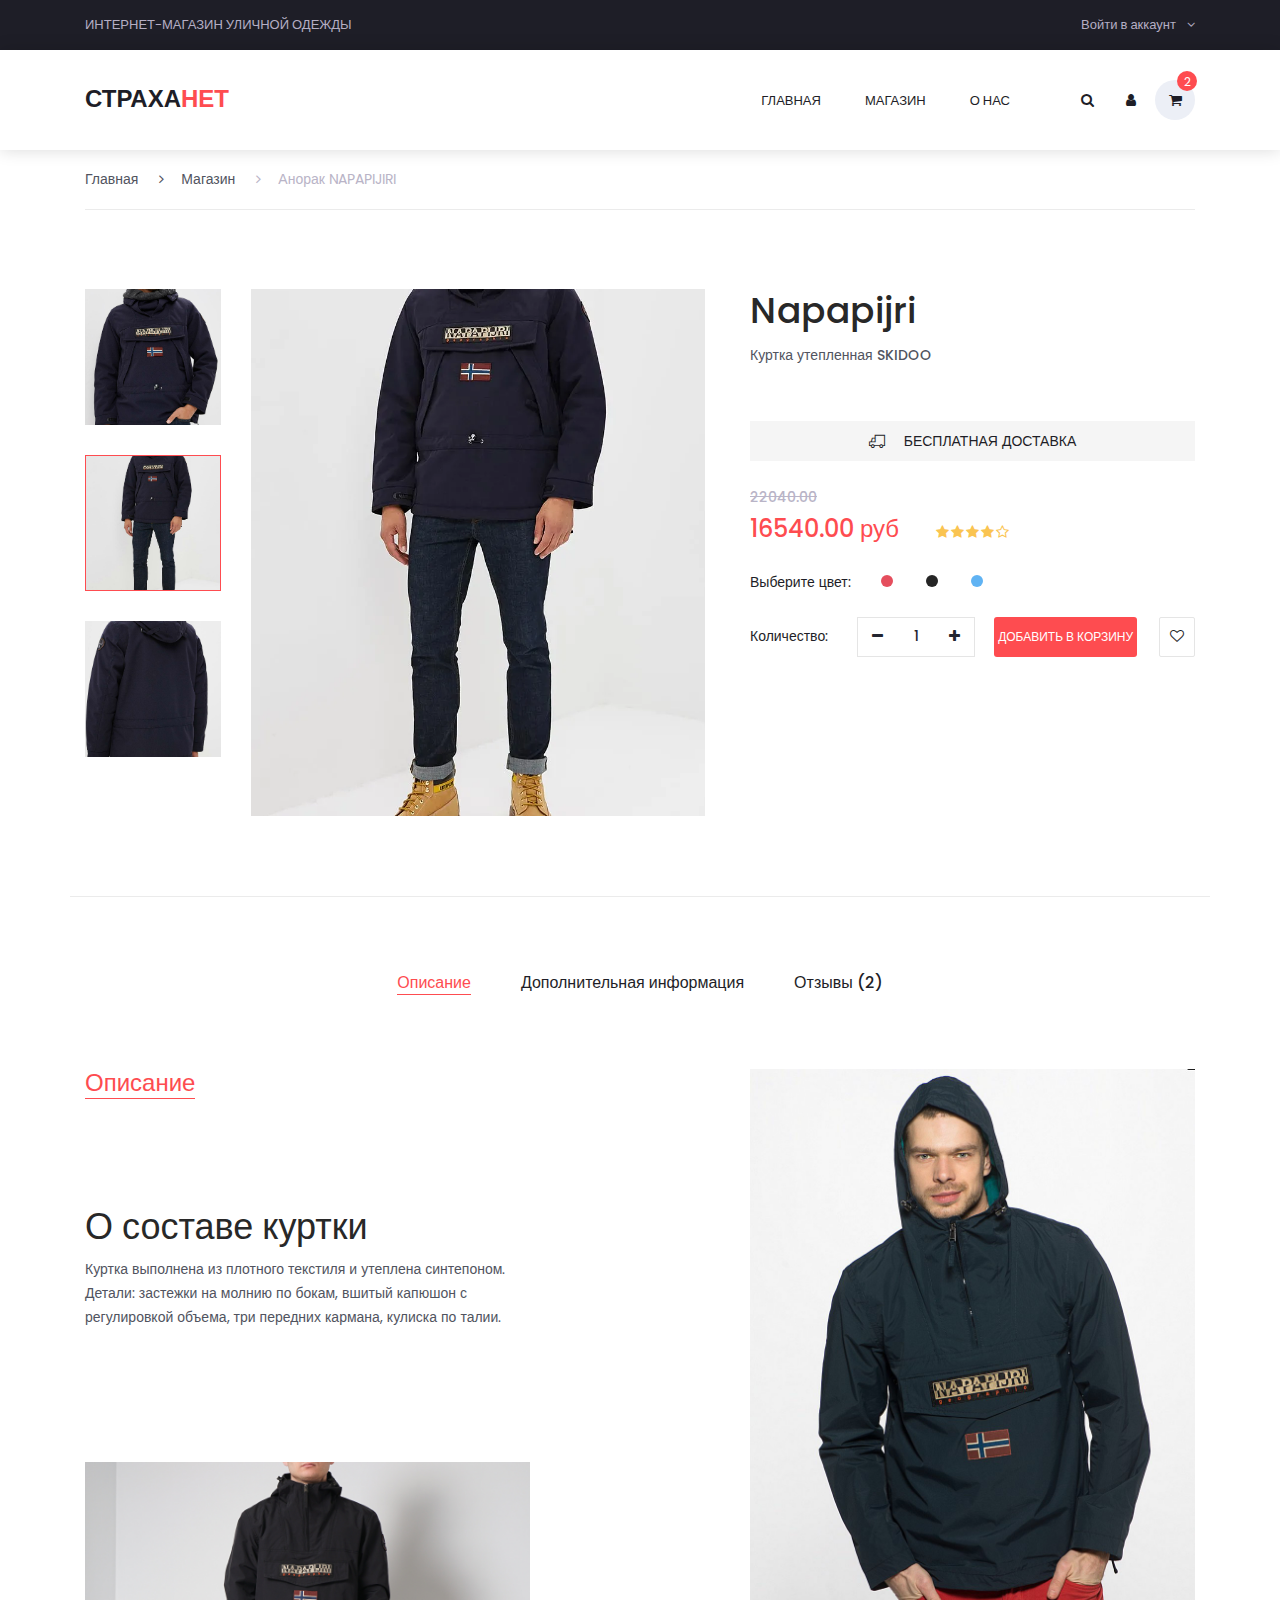
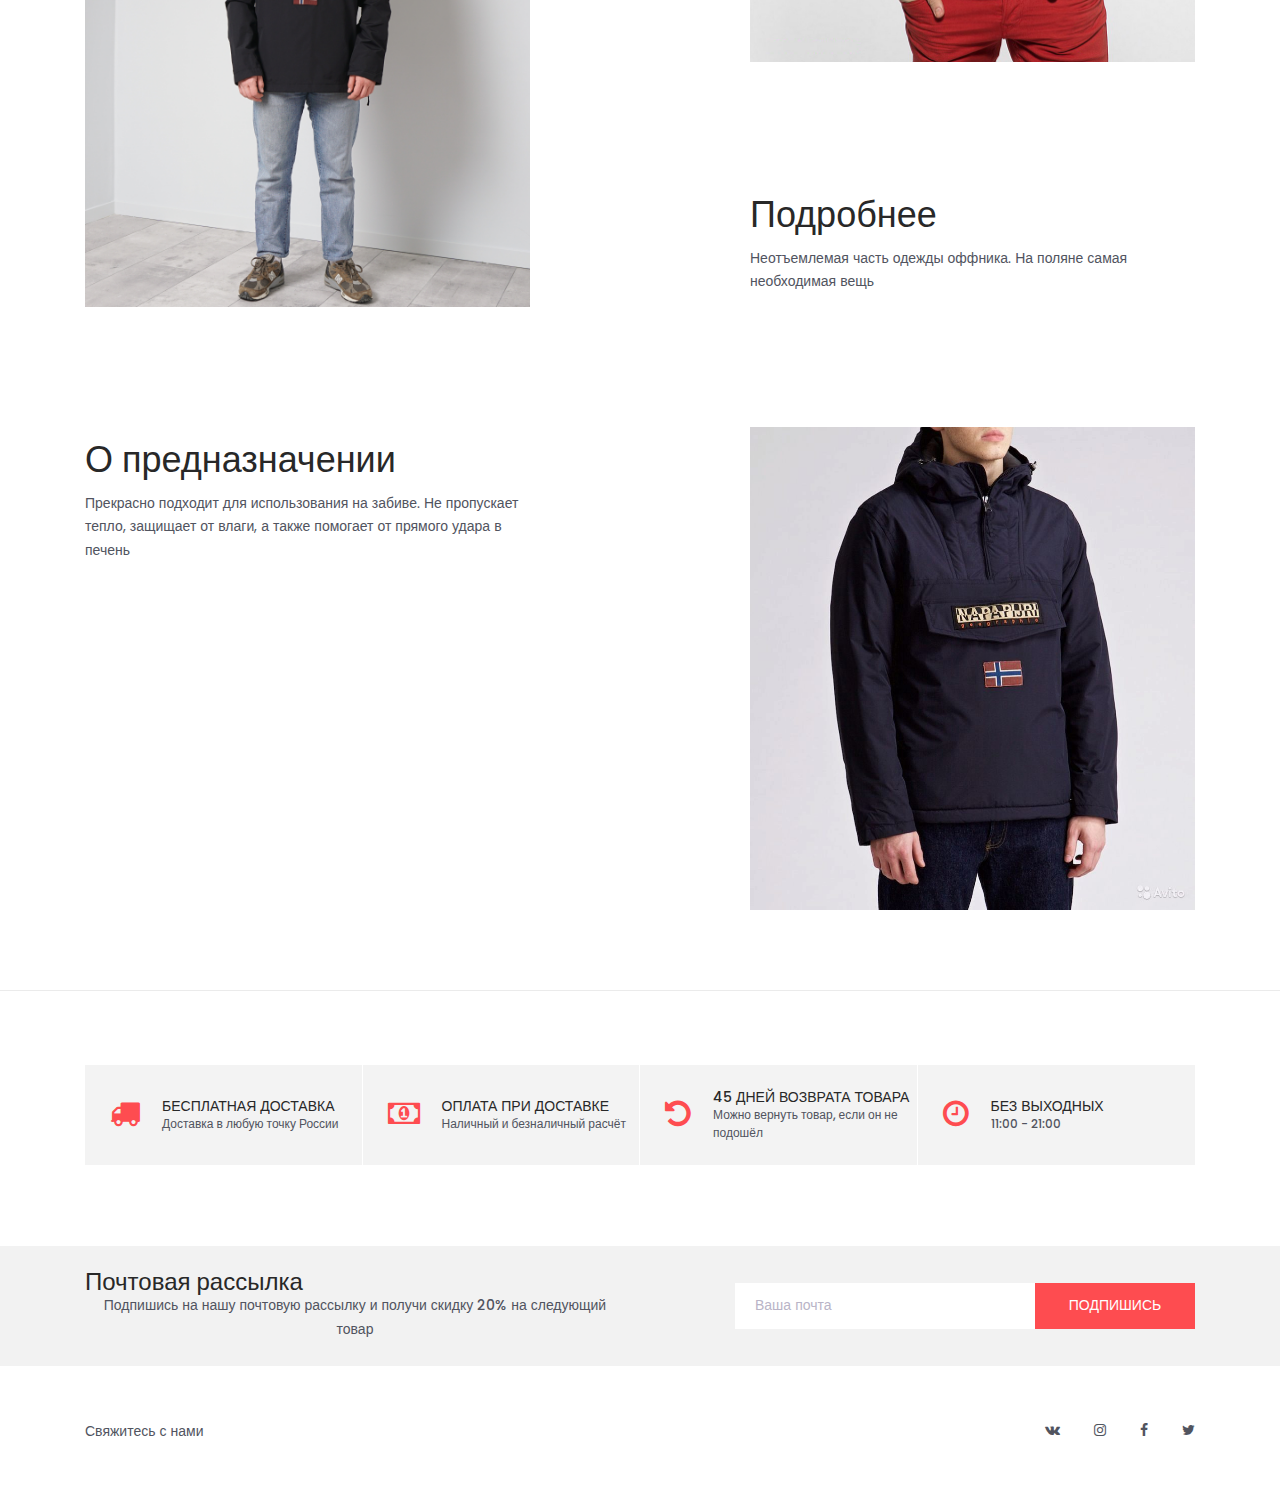
<file: single.html>
<!DOCTYPE html>
<html lang="en">
<head>
<title>СТРАХА.НЕТ</title>
<meta charset="utf-8">
<meta http-equiv="X-UA-Compatible" content="IE=edge">
<meta name="description" content="Colo Shop Template">
<meta name="viewport" content="width=device-width, initial-scale=1">
<link rel="stylesheet" type="text/css" href="styles/bootstrap4/bootstrap.min.css">
<link href="plugins/font-awesome-4.7.0/css/font-awesome.min.css" rel="stylesheet" type="text/css">
<link rel="stylesheet" type="text/css" href="plugins/OwlCarousel2-2.2.1/owl.carousel.css">
<link rel="stylesheet" type="text/css" href="plugins/OwlCarousel2-2.2.1/owl.theme.default.css">
<link rel="stylesheet" type="text/css" href="plugins/OwlCarousel2-2.2.1/animate.css">
<link rel="stylesheet" href="plugins/themify-icons/themify-icons.css">
<link rel="stylesheet" type="text/css" href="plugins/jquery-ui-1.12.1.custom/jquery-ui.css">
<link rel="stylesheet" type="text/css" href="styles/single_styles.css">
<link rel="stylesheet" type="text/css" href="styles/single_responsive.css">
</head>

<body>

	<div class="super_container">

		<!-- Header -->
	
		<header class="header trans_300">
	
			<!-- Top Navigation -->
	
			<div class="top_nav">
				<div class="container">
					<div class="row">
						<div class="col-md-6">
							<div class="top_nav_left">интернет-магазин уличной одежды</div>
						</div>
						<div class="col-md-6 text-right">
							<div class="top_nav_right">
								<ul class="top_nav_menu">
	
									<!-- Currency / Language / My Account -->
	
									
									<li class="account">
										<a href="#">
											Войти в аккаунт
											<i class="fa fa-angle-down"></i>
										</a>
										<ul class="account_selection">
											<li><a href="#"><i class="fa fa-sign-in" aria-hidden="true"></i>Вход</a></li>
											<li><a href="#"><i class="fa fa-user-plus" aria-hidden="true"></i>Регистрация</a></li>
										</ul>
									</li>
								</ul>
							</div>
						</div>
					</div>
				</div>
			</div>
	
			<!-- Main Navigation -->
	
			<div class="main_nav_container">
				<div class="container">
					<div class="row">
						<div class="col-lg-12 text-right">
							<div class="logo_container">
								<a href="index.html">страха<span>нет</span></a>
							</div>
							<nav class="navbar">
								<ul class="navbar_menu">
									<li><a href="index.html">главная</a></li>
									<li><a href="categories.html">магазин</a></li>
									<li><a href="contact.html">о нас</a></li>
								</ul>
								<ul class="navbar_user">
									<li><a href="#"><i class="fa fa-search" aria-hidden="true"></i></a></li>
									<li><a href="#"><i class="fa fa-user" aria-hidden="true"></i></a></li>
									<li class="checkout">
										<a href="#">
											<i class="fa fa-shopping-cart" aria-hidden="true"></i>
											<span id="checkout_items" class="checkout_items">2</span>
										</a>
									</li>
								</ul>
								<div class="hamburger_container">
									<i class="fa fa-bars" aria-hidden="true"></i>
								</div>
							</nav>
						</div>
					</div>
				</div>
			</div>
	
		</header>
	
		<div class="fs_menu_overlay"></div>
		<div class="hamburger_menu">
			<div class="hamburger_close"><i class="fa fa-times" aria-hidden="true"></i></div>
			<div class="hamburger_menu_content text-right">
				<ul class="menu_top_nav">
					<li class="menu_item has-children">
						<a href="#">
							Войти в аккаунт
							<i class="fa fa-angle-down"></i>
						</a>
						<ul class="menu_selection">
							<li><a href="#"><i class="fa fa-sign-in" aria-hidden="true"></i>Вход</a></li>
							<li><a href="#"><i class="fa fa-user-plus" aria-hidden="true"></i>Регистрация</a></li>
						</ul>
					</li>
					<li class="menu_item"><a href="">главная</a></li>
					<li class="menu_item"><a href="categories.html">магазин</a></li>
					<li class="menu_item"><a href="contact.html">о нас</a></li>
				</ul>
			</div>
		</div>

	<div class="container single_product_container">
		<div class="row">
			<div class="col">

				<!-- Breadcrumbs -->

				<div class="breadcrumbs d-flex flex-row align-items-center">
					<ul>
						<li><a href="index.html">Главная</a></li>
						<li><a href="categories.html"><i class="fa fa-angle-right" aria-hidden="true"></i>Магазин</a></li>
						<li class="active"><a href="#"><i class="fa fa-angle-right" aria-hidden="true"></i>Анорак NAPAPIJIRI</a></li>
					</ul>
				</div>

			</div>
		</div>

		<div class="row">
			<div class="col-lg-7">
				<div class="single_product_pics">
					<div class="row">
						<div class="col-lg-3 thumbnails_col order-lg-1 order-2">
							<div class="single_product_thumbnails">
								<ul>
									<li><img src="images/single_1_thumb.jpg" alt="" data-image="images/single_1.jpg"></li>
									<li class="active"><img src="images/single_2_thumb.jpg" alt="" data-image="images/single_2.jpg"></li>
									<li><img src="images/single_3_thumb.jpg" alt="" data-image="images/single_3.jpg"></li>
								</ul>
							</div>
						</div>
						<div class="col-lg-9 image_col order-lg-2 order-1">
							<div class="single_product_image">
								<div class="single_product_image_background" style="background-image:url(images/single_2.jpg)"></div>
							</div>
						</div>
					</div>
				</div>
			</div>
			<div class="col-lg-5">
				<div class="product_details">
					<div class="product_details_title">
						<h2>Napapijri</h2>
						<p>Куртка утепленная SKIDOO</p>
					</div>
					<div class="free_delivery d-flex flex-row align-items-center justify-content-center">
						<span class="ti-truck"></span><span>Бесплатная доставка</span>
					</div>
					<div class="original_price">22040.00</div>
					<div class="product_price">16540.00 руб</div>
					<ul class="star_rating">
						<li><i class="fa fa-star" aria-hidden="true"></i></li>
						<li><i class="fa fa-star" aria-hidden="true"></i></li>
						<li><i class="fa fa-star" aria-hidden="true"></i></li>
						<li><i class="fa fa-star" aria-hidden="true"></i></li>
						<li><i class="fa fa-star-o" aria-hidden="true"></i></li>
					</ul>
					<div class="product_color">
						<span>Выберите цвет:</span>
						<ul>
							<li style="background: #e54e5d"></li>
							<li style="background: #252525"></li>
							<li style="background: #60b3f3"></li>
						</ul>
					</div>
					<div class="quantity d-flex flex-column flex-sm-row align-items-sm-center">
						<span>Количество:</span>
						<div class="quantity_selector">
							<span class="minus"><i class="fa fa-minus" aria-hidden="true"></i></span>
							<span id="quantity_value">1</span>
							<span class="plus"><i class="fa fa-plus" aria-hidden="true"></i></span>
						</div>
						<div class="red_button add_to_cart_button"><a href="#">добавить в корзину</a></div>
						<div class="product_favorite d-flex flex-column align-items-center justify-content-center"></div>
					</div>
				</div>
			</div>
		</div>

	</div>

	<!-- Tabs -->

	<div class="tabs_section_container">

		<div class="container">
			<div class="row">
				<div class="col">
					<div class="tabs_container">
						<ul class="tabs d-flex flex-sm-row flex-column align-items-left align-items-md-center justify-content-center">
							<li class="tab active" data-active-tab="tab_1"><span>Описание</span></li>
							<li class="tab" data-active-tab="tab_2"><span>Дополнительная информация</span></li>
							<li class="tab" data-active-tab="tab_3"><span>Отзывы (2)</span></li>
						</ul>
					</div>
				</div>
			</div>
			<div class="row">
				<div class="col">

					<!-- Tab Description -->

					<div id="tab_1" class="tab_container active">
						<div class="row">
							<div class="col-lg-5 desc_col">
								<div class="tab_title">
									<h4>Описание</h4>
								</div>
								<div class="tab_text_block">
									<h2>О составе куртки</h2>
									<p>Куртка выполнена из плотного текстиля и утеплена синтепоном. Детали: застежки на молнию по бокам, вшитый капюшон с регулировкой объема, три передних кармана, кулиска по талии.</p>
								</div>
								<div class="tab_image">
									<img src="images/desc_1.jpg" alt="">
								</div>
								<div class="tab_text_block">
									<h2>О предназначении</h2>
									<p>Прекрасно подходит для использования на забиве. Не пропускает тепло, защищает от влаги, а также помогает от прямого удара в печень</p>
								</div>
							</div>
							<div class="col-lg-5 offset-lg-2 desc_col">
								<div class="tab_image">
									<img src="images/desc_2.jpg" alt="">
								</div>
								<div class="tab_text_block">
									<h2>Подробнее</h2>
									<p>Неотъемлемая часть одежды оффника. На поляне самая необходимая вещь</p>
								</div>
								<div class="tab_image desc_last">
									<img src="images/desc_3.jpg" alt="">
								</div>
							</div>
						</div>
					</div>

					<!-- Tab Additional Info -->

					<div id="tab_2" class="tab_container">
						<div class="row">
							<div class="col additional_info_col">
								<div class="tab_title additional_info_title">
									<h4>Дополнительная информация</h4>
								</div>
								<p>Состав:<span>Полиамид - 100%</span></p>
								<p>Артикул:<span>NA154EMCICJ2</span></p>
							</div>
						</div>
					</div>

					<!-- Tab Reviews -->

					<div id="tab_3" class="tab_container">
						<div class="row">

							<!-- User Reviews -->

							<div class="col-lg-6 reviews_col">
								<div class="tab_title reviews_title">
									<h4>Отзывы (2)</h4>
								</div>

								<!-- User Review -->

								<div class="user_review_container d-flex flex-column flex-sm-row">
									<div class="user">
										<div class="user_pic"></div>
										<div class="user_rating">
											<ul class="star_rating">
												<li><i class="fa fa-star" aria-hidden="true"></i></li>
												<li><i class="fa fa-star" aria-hidden="true"></i></li>
												<li><i class="fa fa-star" aria-hidden="true"></i></li>
												<li><i class="fa fa-star" aria-hidden="true"></i></li>
												<li><i class="fa fa-star-o" aria-hidden="true"></i></li>
											</ul>
										</div>
									</div>
									<div class="review">
										<div class="review_date">27 Мая 2019</div>
										<div class="user_name">Лёха Бесстрашный</div>
										<p>Анорак - топ!!!! На забиве спас жизнь</p>
									</div>
								</div>

								<!-- User Review -->

								<div class="user_review_container d-flex flex-column flex-sm-row">
									<div class="user">
										<div class="user_pic"></div>
										<div class="user_rating">
											<ul class="star_rating">
												<li><i class="fa fa-star" aria-hidden="true"></i></li>
												<li><i class="fa fa-star" aria-hidden="true"></i></li>
												<li><i class="fa fa-star" aria-hidden="true"></i></li>
												<li><i class="fa fa-star" aria-hidden="true"></i></li>
												<li><i class="fa fa-star-o" aria-hidden="true"></i></li>
											</ul>
										</div>
									</div>
									<div class="review">
										<div class="review_date">14 Апр 2019</div>
										<div class="user_name">Вано Нож</div>
										<p>На поляне помогает не выделяться из толпы, так что всем советую</p>
									</div>
								</div>
							</div>

							<!-- Add Review -->

							<div class="col-lg-6 add_review_col">

								<div class="add_review">
									<form id="review_form" action="post">
										<div>
											<h1>Оставить отзыв</h1>
											<input id="review_name" class="form_input input_name" type="text" name="name" placeholder="Имя" required="required" data-error="Name is required.">
											<input id="review_email" class="form_input input_email" type="email" name="email" placeholder="Почта" required="required" data-error="Valid email is required.">
										</div>
										<div>
											<h1>Ваша оценка:</h1>
											<ul class="user_star_rating">
												<li><i class="fa fa-star" aria-hidden="true"></i></li>
												<li><i class="fa fa-star" aria-hidden="true"></i></li>
												<li><i class="fa fa-star" aria-hidden="true"></i></li>
												<li><i class="fa fa-star" aria-hidden="true"></i></li>
												<li><i class="fa fa-star-o" aria-hidden="true"></i></li>
											</ul>
											<textarea id="review_message" class="input_review" name="message"  placeholder="Ваш Отзыв" rows="4" required data-error="Please, leave us a review."></textarea>
										</div>
										<div class="text-left text-sm-right">
											<button id="review_submit" type="submit" class="red_button review_submit_btn trans_300" value="Submit">Отправить</button>
										</div>
									</form>
								</div>

							</div>

						</div>
					</div>

				</div>
			</div>
		</div>

	</div>

	<!-- Benefit -->

	<div class="benefit">
		<div class="container">
			<div class="row benefit_row">
				<div class="col-lg-3 benefit_col">
					<div class="benefit_item d-flex flex-row align-items-center">
						<div class="benefit_icon"><i class="fa fa-truck" aria-hidden="true"></i></div>
						<div class="benefit_content">
							<h6>бесплатная доставка</h6>
							<p>Доставка в любую точку России</p>
						</div>
					</div>
				</div>
				<div class="col-lg-3 benefit_col">
					<div class="benefit_item d-flex flex-row align-items-center">
						<div class="benefit_icon"><i class="fa fa-money" aria-hidden="true"></i></div>
						<div class="benefit_content">
							<h6>оплата при доставке</h6>
							<p>Наличный и безналичный расчёт</p>
						</div>
					</div>
				</div>
				<div class="col-lg-3 benefit_col">
					<div class="benefit_item d-flex flex-row align-items-center">
						<div class="benefit_icon"><i class="fa fa-undo" aria-hidden="true"></i></div>
						<div class="benefit_content">
							<h6>45 дней возврата товара</h6>
							<p>Можно вернуть товар, если он не подошёл</p>
						</div>
					</div>
				</div>
				<div class="col-lg-3 benefit_col">
					<div class="benefit_item d-flex flex-row align-items-center">
						<div class="benefit_icon"><i class="fa fa-clock-o" aria-hidden="true"></i></div>
						<div class="benefit_content">
							<h6>Без выходных</h6>
							<p>11:00 - 21:00</p>
						</div>
					</div>
				</div>
			</div>
		</div>
	</div>

	<!-- Newsletter -->

	<div class="newsletter">
		<div class="container">
			<div class="row">
				<div class="col-lg-6">
					<div class="newsletter_text d-flex flex-column justify-content-center align-items-lg-start align-items-md-center text-center">
						<h4>Почтовая рассылка</h4>
						<p>Подпишись на нашу почтовую рассылку и получи скидку 20% на следующий товар</p>
					</div>
				</div>
				<div class="col-lg-6">
					<form action="post">
						<div class="newsletter_form d-flex flex-md-row flex-column flex-xs-column align-items-center justify-content-lg-end justify-content-center">
							<input id="newsletter_email" type="email" placeholder="Ваша почта" required="required" data-error="Valid email is required.">
							<button id="newsletter_submit" type="submit" class="newsletter_submit_btn trans_300" value="Submit">Подпишись</button>
						</div>
					</form>
				</div>
			</div>
		</div>
	</div>

	<!-- Footer -->

	<footer class="footer">
		<div class="container">
			<div class="row">
				<div class="col-lg-6">
					<div class="footer_nav_container d-flex flex-sm-row flex-column align-items-center justify-content-lg-start justify-content-center text-center">
						<ul class="footer_nav">
							<li><a href="contact.html">Свяжитесь с нами</a></li>
						</ul>
					</div>
				</div>
				<div class="col-lg-6">
					<div class="footer_social d-flex flex-row align-items-center justify-content-lg-end justify-content-center">
						<ul>
							<li><a href="#"><i class="fa fa-vk" aria-hidden="true"></i></a></li>
							<li><a href="#"><i class="fa fa-instagram" aria-hidden="true"></i></a></li>
							<li><a href="#"><i class="fa fa-facebook" aria-hidden="true"></i></a></li>
							<li><a href="#"><i class="fa fa-twitter" aria-hidden="true"></i></a></li>
						</ul>
					</div>
				</div>
			</div>
		</div>
	</footer>

</div>

<script src="js/jquery-3.2.1.min.js"></script>
<script src="styles/bootstrap4/popper.js"></script>
<script src="styles/bootstrap4/bootstrap.min.js"></script>
<script src="plugins/Isotope/isotope.pkgd.min.js"></script>
<script src="plugins/OwlCarousel2-2.2.1/owl.carousel.js"></script>
<script src="plugins/easing/easing.js"></script>
<script src="plugins/jquery-ui-1.12.1.custom/jquery-ui.js"></script>
<script src="js/single_custom.js"></script>
</body>

</html>
</file>
<file: styles/main_styles.css>
@charset "utf-8";
/* CSS Document */

/******************************

COLOR PALETTE




[Table of Contents]

1. Fonts
2. Body and some general stuff
3. Home
	3.1 Currency
	3.2 Language
	3.3 Account
	3.4 Main Navigation
	3.5 Hamburger Menu
	3.6 Logo
	3.7 Main Slider
4. Banner
5. New Arrivals
	5.1 New Arrivals Sorting
	5.2 New Arrivals Products Grid
6. Deal of the week
7. Best Sellers
	7.1 Slider Nav
8. Benefit
9. Blogs
10. Newsletter
11. Footer



******************************/

/***********
1. Fonts
***********/

@import url('https://fonts.googleapis.com/css?family=Roboto:400,500,700,900&amp;subset=cyrillic-ext');

/*********************************
2. Body and some general stuff
*********************************/

*
{
	margin: 0;
	padding: 0;
}
body
{
	font-family: 'Roboto', sans-serif;
	font-size: 14px;
	line-height: 23px;
	font-weight: 400;
	background: #FFFFFF;
	color: #1e1e27;
}
div
{
	display: block;
	position: relative;
	-webkit-box-sizing: border-box;
    -moz-box-sizing: border-box;
    box-sizing: border-box;
}
ul
{
	list-style: none;
	margin-bottom: 0px;
}
p
{
	font-family: 'Roboto', sans-serif;
	font-size: 14px;
	line-height: 1.7;
	font-weight: 500;
	color: #989898;
	-webkit-font-smoothing: antialiased;
	-webkit-text-shadow: rgba(0,0,0,.01) 0 0 1px;
	text-shadow: rgba(0,0,0,.01) 0 0 1px;
}
p a
{
	display: inline;
	position: relative;
	color: inherit;
	border-bottom: solid 2px #fde0db;
	-webkit-transition: all 200ms ease;
	-moz-transition: all 200ms ease;
	-ms-transition: all 200ms ease;
	-o-transition: all 200ms ease;
	transition: all 200ms ease;
}
a, a:hover, a:visited, a:active, a:link
{
	text-decoration: none;
	-webkit-font-smoothing: antialiased;
	-webkit-text-shadow: rgba(0,0,0,.01) 0 0 1px;
	text-shadow: rgba(0,0,0,.01) 0 0 1px;
}
p a:active
{
	position: relative;
	color: #FF6347;
}
p a:hover
{
	color: #FF6347;
	background: #fde0db;
}
p a:hover::after
{
	opacity: 0.2;
}
::selection
{
	background: #fde0db;
	color: #FF6347;
}
p::selection
{
	background: #fde0db;
}
h1{font-size: 72px;}
h2{font-size: 40px;}
h3{font-size: 28px;}
h4{font-size: 24px;}
h5{font-size: 16px;}
h6{font-size: 14px;}
h1, h2, h3, h4, h5, h6
{
	color: #282828;
	-webkit-font-smoothing: antialiased;
	-webkit-text-shadow: rgba(0,0,0,.01) 0 0 1px;
	text-shadow: rgba(0,0,0,.01) 0 0 1px;
}
h1::selection,
h2::selection,
h3::selection,
h4::selection,
h5::selection,
h6::selection
{

}
::-webkit-input-placeholder
{
	font-size: 16px !important;
	font-weight: 500;
	color: #777777 !important;
}
:-moz-placeholder /* older Firefox*/
{
	font-size: 16px !important;
	font-weight: 500;
	color: #777777 !important;
}
::-moz-placeholder /* Firefox 19+ */
{
	font-size: 16px !important;
	font-weight: 500;
	color: #777777 !important;
}
:-ms-input-placeholder
{
	font-size: 16px !important;
	font-weight: 500;
	color: #777777 !important;
}
::input-placeholder
{
	font-size: 16px !important;
	font-weight: 500;
	color: #777777 !important;
}
.form-control
{
	color: #db5246;
}
section
{
	display: block;
	position: relative;
	box-sizing: border-box;
}
.clear
{
	clear: both;
}
.clearfix::before, .clearfix::after
{
	content: "";
	display: table;
}
.clearfix::after
{
	clear: both;
}
.clearfix
{
	zoom: 1;
}
.float_left
{
	float: left;
}
.float_right
{
	float: right;
}
.trans_200
{
	-webkit-transition: all 200ms ease;
	-moz-transition: all 200ms ease;
	-ms-transition: all 200ms ease;
	-o-transition: all 200ms ease;
	transition: all 200ms ease;
}
.trans_300
{
	-webkit-transition: all 300ms ease;
	-moz-transition: all 300ms ease;
	-ms-transition: all 300ms ease;
	-o-transition: all 300ms ease;
	transition: all 300ms ease;
}
.trans_400
{
	-webkit-transition: all 400ms ease;
	-moz-transition: all 400ms ease;
	-ms-transition: all 400ms ease;
	-o-transition: all 400ms ease;
	transition: all 400ms ease;
}
.trans_500
{
	-webkit-transition: all 500ms ease;
	-moz-transition: all 500ms ease;
	-ms-transition: all 500ms ease;
	-o-transition: all 500ms ease;
	transition: all 500ms ease;
}
.fill_height
{
	height: 100%;
}
.super_container
{
	width: 100%;
	overflow: hidden;
}

/*********************************
3. Home
*********************************/

.header
{
	position: fixed;
	top: 0;
	left: 0;
	width: 100%;
	background: #FFFFFF;
	z-index: 10;
}
.top_nav
{
	width: 100%;
	height: 50px;
	background: #1e1e27;
}
.top_nav_left
{
	height: 50px;
	line-height: 50px;
	font-size: 13px;
	color: #b5aec4;
	text-transform: uppercase;
}

/*********************************
3.1 Currency
*********************************/

.currency
{
	display: inline-block;
	position: relative;
	min-width: 50px;
	border-right: solid 1px #33333b;
	padding-right: 20px;
	padding-left: 20px;
	text-align: center;
	vertical-align: middle;
	background: #1e1e27;
}
.currency > a
{
	display: block;
	color: #b5aec4;
	font-weight: 400;
	height: 50px;
	line-height: 50px;
	font-size: 13px;
	text-transform: uppercase;
}
.currency > a > i
{
	margin-left: 8px;
}
.currency:hover .currency_selection
{
	visibility: visible;
	opacity: 1;
	top: 100%;
}
.currency_selection
{
	display: block;
	position: absolute;
	right: 0;
	top: 120%;
	margin: 0;
	width: 100%;
	background: #FFFFFF;
	visibility: hidden;
	opacity: 0;
	z-index: 1;
	box-shadow: 0 0 25px rgba(63, 78, 100, 0.15);
	-webkit-transition: opacity 0.3s ease;
	-moz-transition: opacity 0.3s ease;
	-ms-transition: opacity 0.3s ease;
	-o-transition: opacity 0.3s ease;
	transition: all 0.3s ease;
}
.currency_selection li
{
	padding-left: 10px;
	padding-right: 10px;
	line-height: 50px;
}
.currency_selection li a
{
	display: block;
	color: #232530;
	border-bottom: solid 1px #dddddd;
	font-size: 13px;
	text-transform: uppercase;
	-webkit-transition: opacity 0.3s ease;
	-moz-transition: opacity 0.3s ease;
	-ms-transition: opacity 0.3s ease;
	-o-transition: opacity 0.3s ease;
	transition: all 0.3s ease;
}
.currency_selection li a:hover
{
	color: #b5aec4;
}
.currency_selection li:last-child a
{
	border-bottom: none;
}

/*********************************
3.2 Language
*********************************/

.language
{
	display: inline-block;
	position: relative;
	min-width: 50px;
	border-right: solid 1px #33333b;
	padding-right: 20px;
	padding-left: 20px;
	text-align: center;
	vertical-align: middle;
	background: #1e1e27;
}
.language > a
{
	display: block;
	color: #b5aec4;
	font-weight: 400;
	height: 50px;
	line-height: 50px;
	font-size: 13px;
}
.language > a > i
{
	margin-left: 8px;
}
.language:hover .language_selection
{
	visibility: visible;
	opacity: 1;
	top: 100%;
}
.language_selection
{
	display: block;
	position: absolute;
	right: 0;
	top: 120%;
	margin: 0;
	width: 100%;
	background: #FFFFFF;
	visibility: hidden;
	opacity: 0;
	z-index: 1;
	box-shadow: 0 0 25px rgba(63, 78, 100, 0.15);
	-webkit-transition: opacity 0.3s ease;
	-moz-transition: opacity 0.3s ease;
	-ms-transition: opacity 0.3s ease;
	-o-transition: opacity 0.3s ease;
	transition: all 0.3s ease;
}
.language_selection li
{
	padding-left: 10px;
	padding-right: 10px;
	line-height: 50px;
}
.language_selection li a
{
	display: block;
	color: #232530;
	border-bottom: solid 1px #dddddd;
	font-size: 13px;
	-webkit-transition: opacity 0.3s ease;
	-moz-transition: opacity 0.3s ease;
	-ms-transition: opacity 0.3s ease;
	-o-transition: opacity 0.3s ease;
	transition: all 0.3s ease;
}
.language_selection li a:hover
{
	color: #b5aec4;
}
.language_selection li:last-child a
{
	border-bottom: none;
}

/*********************************
3.3 Account
*********************************/

.account
{
	display: inline-block;
	position: relative;
	min-width: 50px;
	padding-left: 20px;
	text-align: center;
	vertical-align: middle;
	background: #1e1e27;
}
.account > a
{
	display: block;
	color: #b5aec4;
	font-weight: 400;
	height: 50px;
	line-height: 50px;
	font-size: 13px;
}
.account > a > i
{
	margin-left: 8px;
}
.account:hover .account_selection
{
	visibility: visible;
	opacity: 1;
	top: 100%;
}
.account_selection
{
	display: block;
	position: absolute;
	right: 0;
	top: 120%;
	margin: 0;
	width: 100%;
	background: #FFFFFF;
	visibility: hidden;
	opacity: 0;
	z-index: 1;
	box-shadow: 0 0 25px rgba(63, 78, 100, 0.15);
	-webkit-transition: opacity 0.3s ease;
	-moz-transition: opacity 0.3s ease;
	-ms-transition: opacity 0.3s ease;
	-o-transition: opacity 0.3s ease;
	transition: all 0.3s ease;
}
.account_selection li
{
	padding-left: 10px;
	padding-right: 10px;
	line-height: 50px;
}
.account_selection li a
{
	display: block;
	color: #232530;
	border-bottom: solid 1px #dddddd;
	font-size: 14px;
	-webkit-transition: all 0.3s ease;
	-moz-transition: all 0.3s ease;
	-ms-transition: all 0.3s ease;
	-o-transition: all 0.3s ease;
	transition: all 0.3s ease;
}
.account_selection li a:hover
{
	color: #b5aec4;
}
.account_selection li:last-child a
{
	border-bottom: none;
}
.account_selection li a i
{
	margin-right: 10px;
}

/*********************************
3.4 Main Navigation
*********************************/

.main_nav_container
{
	width: 100%;
	background: #FFFFFF;
	box-shadow: 0 0 16px rgba(0, 0, 0, 0.15);
}
.navbar
{
	width: auto;
	height: 100px;
	float: right;
	padding-left: 0px;
	padding-right: 0px;
}
.navbar_menu li
{
	display: inline-block;
}
.navbar_menu li a
{
	display: block;
	color: #1e1e27;
	font-size: 13px;
	font-weight: 500;
	text-transform: uppercase;
	padding: 20px;
	-webkit-transition: color 0.3s ease;
	-moz-transition: color 0.3s ease;
	-ms-transition: color 0.3s ease;
	-o-transition: color 0.3s ease;
	transition: color 0.3s ease;
}
.navbar_menu li a:hover
{
	color: #b5aec4;
}
.navbar_user
{
	margin-left: 37px;
}
.navbar_user li
{
	display: inline-block;
	text-align: center;
}
.navbar_user li a
{
	display: -webkit-box;
	display: -moz-box;
	display: -ms-flexbox;
	display: -webkit-flex;
	display: flex;
	flex-direction: column;
	justify-content: center;
	align-items: center;
	position: relative;
	width: 40px;
	height: 40px;
	color: #1e1e27;
	-webkit-transition: color 0.3s ease;
	-moz-transition: color 0.3s ease;
	-ms-transition: color 0.3s ease;
	-o-transition: color 0.3s ease;
	transition: color 0.3s ease;
}
.navbar_user li a:hover
{
	color: #b5aec4;
}
.checkout a
{
	background: #eceff6;
	border-radius: 50%;
}
.checkout_items
{
	display: -webkit-box;
	display: -moz-box;
	display: -ms-flexbox;
	display: -webkit-flex;
	display: flex;
	flex-direction: column;
	justify-content: center;
	align-items: center;
	position: absolute;
	top: -9px;
	left: 22px;
	width: 20px;
	height: 20px;
	border-radius: 50%;
	background: #fe4c50;
	font-size: 12px;
	color: #FFFFFF;
}

/*********************************
3.5 Hamburger Menu
*********************************/

.hamburger_container
{
	display: none;
	margin-left: 40px;
}
.hamburger_container i
{
	font-size: 24px;
	color: #1e1e27;
	-webkit-transition: all 300ms ease;
	-moz-transition: all 300ms ease;
	-ms-transition: all 300ms ease;
	-o-transition: all 300ms ease;
	transition: all 300ms ease;
}
.hamburger_container:hover i
{
	color: #b5aec4;
}
.hamburger_menu
{
	position: fixed;
	top: 0;
	right: -400px;
	width: 400px;
	height: 100vh;
	background: rgba(255,255,255,0.95);
	z-index: 10;
	-webkit-transition: all 300ms ease;
	-moz-transition: all 300ms ease;
	-ms-transition: all 300ms ease;
	-o-transition: all 300ms ease;
	transition: all 300ms ease;
}
.hamburger_menu.active
{
	right: 0;
}
.fs_menu_overlay
{
	position: fixed;
	top: 0;
	left: 0;
	width: 100vw;
	height: 100vh;
	z-index: 9;
	background: rgba(255,255,255,0);
	pointer-events: none;
	-webkit-transition: all 200ms ease;
	-moz-transition: all 200ms ease;
	-ms-transition: all 200ms ease;
	-o-transition: all 200ms ease;
	transition: all 200ms ease;
}
.hamburger_close
{
	position: absolute;
	top: 26px;
	right: 10px;
	padding: 10px;
	z-index: 1;
}
.hamburger_close i
{
	font-size: 24px;
	color: #1e1e27;
	-webkit-transition: all 300ms ease;
	-moz-transition: all 300ms ease;
	-ms-transition: all 300ms ease;
	-o-transition: all 300ms ease;
	transition: all 300ms ease;
}
.hamburger_close:hover i
{
	color: #b5aec4;
}
.hamburger_menu_content
{
	padding-top: 100px;
	width: 100%;
	height: 100%;
	padding-right: 20px;
}
.menu_item
{
	display: block;
	position: relative;
	border-bottom: solid 1px #b5aec4;
	vertical-align: middle;
}
.menu_item > a
{
	display: block;
	color: #1e1e27;
	font-weight: 500;
	height: 50px;
	line-height: 50px;
	font-size: 14px;
	text-transform: uppercase;
}
.menu_item > a:hover
{
	color: #b5aec4;
}
.menu_item > a > i
{
	margin-left: 8px;
}
.menu_item.active .menu_selection
{
	display: block;
	visibility: visible;
	opacity: 1;
}
.menu_selection
{
	margin: 0;
	width: 100%;
	max-height: 0;
	overflow: hidden;
	z-index: 1;
	-webkit-transition: all 0.3s ease;
	-moz-transition: all 0.3s ease;
	-ms-transition: all 0.3s ease;
	-o-transition: all 0.3s ease;
	transition: all 0.3s ease;
}
.menu_selection li
{
	padding-left: 10px;
	padding-right: 10px;
	line-height: 50px;
}
.menu_selection li a
{
	display: block;
	color: #232530;
	border-bottom: solid 1px #dddddd;
	font-size: 13px;
	text-transform: uppercase;
	-webkit-transition: opacity 0.3s ease;
	-moz-transition: opacity 0.3s ease;
	-ms-transition: opacity 0.3s ease;
	-o-transition: opacity 0.3s ease;
	transition: all 0.3s ease;
}
.menu_selection li a:hover
{
	color: #b5aec4;
}
.menu_selection li:last-child a
{
	border-bottom: none;
}

/*********************************
3.6 Logo
*********************************/

.logo_container
{
	position: absolute;
	top: 50%;
	-webkit-transform: translateY(-50%);
	-moz-transform: translateY(-50%);
	-ms-transform: translateY(-50%);
	-o-transform: translateY(-50%);
	transform: translateY(-50%);
	left: 15px;
}
.logo_container a
{
	font-size: 24px;
	color: #1e1e27;
	font-weight: 700;
	text-transform: uppercase;
}
.logo_container a span
{
	color: #fe4c50;
}

/*********************************
3.7 Main Slider
*********************************/

.main_slider
{
	width: 100%;
	height: 700px;
	background-repeat: no-repeat;
	background-size: cover;
	background-position: center center;
	margin-top: 150px;
}
.main_slider_content
{
	width: 60%;
	background: rgba(235, 235, 235, 0.5);
	padding: 15px;
	border-radius: 20px;
}
.main_slider_content h6
{
	font-weight: 500;
	text-transform: uppercase;
	margin-bottom: 29px;
}
.main_slider_content h1
{
	font-weight: 400;
	line-height: 1;
	color: #fe4c50;
}
.red_button
{
	display: -webkit-inline-box;
	display: -moz-inline-box;
	display: -ms-inline-flexbox;
	display: -webkit-inline-flex;
	display: inline-flex;
	flex-direction: column;
	justify-content: center;
	align-items: center;
	width: auto;
	height: 40px;
	background: #fe4c50;
	border-radius: 3px;
	-webkit-transition: all 0.3s ease;
	-moz-transition: all 0.3s ease;
	-ms-transition: all 0.3s ease;
	-o-transition: all 0.3s ease;
	transition: all 0.3s ease;
}
.red_button:hover
{
	background: #FE7C7F !important;
}
.red_button a
{
	display: block;
	color: #FFFFFF;
	text-transform: uppercase;
	font-size: 14px;
	font-weight: 500;
	text-align: center;
	line-height: 40px;
	width: 100%;
}
.shop_now_button
{
	width: 140px;
	margin-top: 32px;
}

/*********************************
4. Banner
*********************************/

.banner
{
	width: 100%;
	margin-top: 30px;
}
.banner_item
{
	display: -webkit-box;
	display: -moz-box;
	display: -ms-flexbox;
	display: -webkit-flex;
	display: flex;
	flex-direction: column;
	justify-content: center;
	align-items: center;
	height: 265px;
	background-repeat: no-repeat;
	background-size: cover;
	background-position: center center;
}
.banner_category
{
	height: 50px;
	background: #FFFFFF;
	min-width: 180px;
	padding-left: 25px;
	padding-right: 25px;
}
.banner_category a
{
	display: block;
	color: #1e1e27;
	text-transform: uppercase;
	font-size: 22px;
	font-weight: 600;
	text-align: center;
	line-height: 50px;
	width: 100%;
	-webkit-transition: color 0.3s ease;
	-moz-transition: color 0.3s ease;
	-ms-transition: color 0.3s ease;
	-o-transition: color 0.3s ease;
	transition: color 0.3s ease;
}
.banner_category a:hover
{
	color: #b5aec4;
}

/*********************************
5. New Arrivals
*********************************/

.new_arrivals
{
	width: 100%;
}
.new_arrivals_title
{
	margin-top: 74px;
}

/*********************************
5.1 New Arrivals Sorting
*********************************/

.new_arrivals_sorting
{
	display: inline-block;
	border-radius: 3px;
	margin-top: 59px;
	overflow: visible;
}
.grid_sorting_button
{
	height: 40px;
	min-width: 102px;
	padding-left: 25px;
	padding-right: 25px;
	cursor: pointer;
	border: solid 1px #ebebeb;
	font-size: 14px;
	font-weight: 500;
	text-transform: uppercase;
	background: #FFFFFF;
	border-radius: 3px;
	margin: 0;
	float: left;
	margin-left: -1px;
}
.grid_sorting_button:first-child
{
	margin-left: 0px;
}
.grid_sorting_button:last-child
{

}
.grid_sorting_button.active:hover
{
	background: #FE7C7F !important;
}
.grid_sorting_button.active
{
	color: #FFFFFF;
	background: #fe4c50;
}

/*********************************
5.2 New Arrivals Products Grid
*********************************/

.product-grid
{
	width: 100%;
	margin-top: 57px;
}
.product-item
{
	width: 20%;
	height: 380px;
	cursor: pointer;
}
.product-item::after
{
	display: block;
	position: absolute;
	top: 0;
	left: -1px;
	width: calc(100% + 1px);
	height: 100%;
	pointer-events: none;
	content: '';
	border: solid 2px rgba(235,235,235,0);
	border-radius: 3px;
	-webkit-transition: all 0.3s ease;
	-moz-transition: all 0.3s ease;
	-ms-transition: all 0.3s ease;
	-o-transition: all 0.3s ease;
	transition: all 0.3s ease;
}
.product-item:hover::after
{
	box-shadow: 0 25px 29px rgba(63, 78, 100, 0.15);
	border: solid 2px rgba(235,235,235,1);
}
.product
{
	width: 100%;
	height: 340px;
	border-right: solid 1px #e9e9e9;
}
.product_image
{
	width: 100%;
}
.product_image img
{
	width: 100%;
}
.product_info
{
	text-align: center;
	padding-left: 10px;
	padding-right: 10px;
}
.product_name
{
	margin-top: 27px;
}
.product_name a
{
	color: #1e1e27;
	line-height: 20px;
}
.product_name:hover a
{
	color: #b5aec4;
}
.discount .product_info .product_price
{
	font-size: 14px;
}
.product_price
{
	font-size: 16px;
	color: #fe4c50;
	font-weight: 600;
}
.product_price span
{
	font-size: 12px;
	margin-left: 10px;
	color: #b5aec4;
	text-decoration: line-through;
}
.product_bubble
{
	position: absolute;
	top: 15px;
	width: 50px;
	height: 22px;
	border-radius: 3px;
	text-transform: uppercase;
}
.product_bubble span
{
	font-size: 12px;
	font-weight: 600;
	color: #FFFFFF;
}
.product_bubble_right::after
{
	content: ' ';
	position: absolute;
	width: 0;
	height: 0;
	left: 6px;
	right: auto;
	top: auto;
	bottom: -6px;
	border: 6px solid;
}
.product_bubble_left::after
{
	content: ' ';
	position: absolute;
	width: 0;
	height: 0;
	left: auto;
	right: 6px;
	bottom: -6px;
	border: 6px solid;
}
.product_bubble_red::after
{
	border-color: transparent transparent transparent #fe4c50;
}
.product_bubble_left::after
{
	border-color: #51a042 #51a042 transparent transparent;
}
.product_bubble_red
{
	background: #fe4c50;
}
.product_bubble_green
{
	background: #51a042;
}
.product_bubble_left
{
	left: 15px;
}
.product_bubble_right
{
	right: 15px;
}
.add_to_cart_button
{
	width: 100%;
	visibility: hidden;
	opacity: 0;
	-webkit-transition: all 0.3s ease;
	-moz-transition: all 0.3s ease;
	-ms-transition: all 0.3s ease;
	-o-transition: all 0.3s ease;
	transition: all 0.3s ease;
}
.add_to_cart_button a
{
	font-size: 12px;
	font-weight: 600;
}
.product-item:hover .add_to_cart_button
{
	visibility: visible;
	opacity: 1;
}
.favorite
{
	position: absolute;
	top: 15px;
	right: 15px;
	color: #b9b4c7;
	width: 17px;
	height: 17px;
	visibility: hidden;
	opacity: 0;
}
.favorite_left
{
	left: 15px;
}
.favorite.active
{
	visibility: visible;
	opacity: 1;
}
.product-item:hover .favorite
{
	visibility: visible;
	opacity: 1;
}
.favorite.active::after
{
	font-family: 'FontAwesome';
	content:'\f004';
	color: #fe4c50;
}
.favorite::after
{
	font-family: 'FontAwesome';
	content:'\f08a';
}
.favorite:hover::after
{
	color: #fe4c50;
}

/*********************************
6. Deal of the week
*********************************/

.deal_ofthe_week
{
	width: 100%;
	margin-top: 41px;
	background: #f2f2f2;
}
.deal_ofthe_week_img
{
	height: 540px;
}
.deal_ofthe_week_img img
{
	height: 100%;
}
.deal_ofthe_week_content
{
	height: 100%;
}
.section_title
{
	display: inline-block;
	text-align: center;
}
.section_title h2
{
	display: inline-block;
}
.section_title::after
{
	display: block;
	position: absolute;
	top: calc(100% + 13px);
	left: 50%;
	-webkit-transform: translateX(-50%);
	-moz-transform: translateX(-50%);
	-ms-transform: translateX(-50%);
	-o-transform: translateX(-50%);
	transform: translateX(-50%);
	width: 60px;
	height: 5px;
	background: #fe4c50;
	content: '';
}
.timer
{
	margin-top: 66px;
}
.timer li
{
	display: inline-block;
	width: 120px;
	height: 120px;
	border-radius: 50%;
	background: #FFFFFF;
	margin-right: 10px;
}
.timer li:last-child
{
	margin-right: 0px;
}
.timer_num
{
	font-size: 48px;
	font-weight: 600;
	color: #fe4c50;
	margin-top: 10px;
}
.timer_unit
{
	margin-top: 12px;
	font-size: 16px;
	font-weight: 500;
	color: #51545f;
}
.deal_ofthe_week_button
{
	width: 140px;
	background: #1e1e27;
	margin-top: 52px;
}
.deal_ofthe_week_button:hover
{
	background: #2b2b34 !important;
}

/*********************************
7. Best Sellers
*********************************/

.product_slider_container
{
	width: 100%;
	height: 340px;
	margin-top: 73px;
}
.product_slider_container::after
{
	display: block;
	position: absolute;
	top: 0;
	right: 0;
	width: 1px;
	height: 100%;
	background: #FFFFFF;
	content: '';
	z-index: 1;
}
.product_slider
{
	overflow: visible !important;
}
.product_slider_item .product-item
{
	height: 340px;
}
.product_slider_item
{
	width: 20%;
}
.product_slider_item .product-item
{
	width: 100% !important;
}

/*********************************
7.1 Slider Nav
*********************************/

.product_slider_nav
{
	position: absolute;
	width: 30px;
	height: 70px;
	background: #d3d3d6;
	-webkit-transform: translateY(-50%);
	-moz-transform: translateY(-50%);
	-ms-transform: translateY(-50%);
	-o-transform: translateY(-50%);
	transform: translateY(-50%);
	z-index: 2;
	cursor: pointer;
	visibility: hidden;
	opacity: 0;
	-webkit-transition: all 300ms ease;
	-moz-transition: all 300ms ease;
	-ms-transition: all 300ms ease;
	-o-transition: all 300ms ease;
	transition: all 300ms ease;
}
.product_slider_container:hover .product_slider_nav
{
	visibility: visible;
	opacity: 1;
}
.product_slider_nav i
{
	color: #FFFFFF;
	font-size: 12px;
}
.product_slider_nav_left
{
	top: 50%;
	left: 0;
}
.product_slider_nav_right
{
	top: 50%;
	right: 0;
}

/*********************************
8. Benefit
*********************************/

.benefit
{
	margin-top: 74px;
}
.benefit_row
{
	padding-left: 15px;
	padding-right: 15px;
}
.benefit_col
{
	padding-left: 0px;
	padding-right: 0px;
}
.benefit_item
{
	height: 100px;
	background: #f3f3f3;
	border-right: solid 1px #FFFFFF;
	padding-left: 25px;
}
.benefit_col:last-child .benefit_item
{
	border-right: none;
}
.benefit_icon i
{
	font-size: 30px;
	color: #fe4c50;
}
.benefit_content
{
	padding-left: 22px;
}
.benefit_content h6
{
	text-transform: uppercase;
	line-height: 18px;
	font-weight: 500;
	margin-bottom: 0px;
}
.benefit_content p
{
	font-size: 12px;
	line-height: 18px;
	margin-bottom: 0px;
	color: #51545f;
}

/*********************************
9. Blogs
*********************************/

.blogs
{
	margin-top: 72px;
}
.blogs_container
{
	margin-top: 53px;
}
.blog_item
{
	height: 255px;
	width: 100%;
}
.blog_background
{
	position: absolute;
	top: 0;
	left: 0;
	width: 100%;
	height: 100%;
	background-repeat: no-repeat;
	background-size: cover;
	background-position: center center;
}
.blog_content
{
	position: absolute;
	top: 30px;
	left: 30px;
	width: calc(100% - 60px);
	height: calc(100% - 60px);
	background: rgba(255,255,255,0.9);
	padding-left: 10px;
	padding-right: 10px;
	visibility: hidden;
	opacity: 0;
	transform-origin: center center;
	-webkit-transform: scale(0.7);
	-moz-transform: scale(0.7);
	-ms-transform: scale(0.7);
	-o-transform: scale(0.7);
	transform: scale(0.7);
	-webkit-transition: all 300ms ease;
	-moz-transition: all 300ms ease;
	-ms-transition: all 300ms ease;
	-o-transition: all 300ms ease;
	transition: all 300ms ease;
}
.blog_item:hover .blog_content
{
	visibility: visible;
	opacity: 1;
	transform: scale(1);
}
.blog_title
{
	font-weight: 500;
	line-height: 1.25;
	margin-bottom: 0px;
}
.blog_meta
{
	font-size: 12px;
	line-height: 30px;
	font-weight: 400;
	text-transform: uppercase;
	color: #51545f;
	margin-bottom: 0px;
	margin-top: 3px;
	letter-spacing: 1px;
}
.blog_more
{
	font-size: 14px;
	line-height: 16px;
	font-weight: 500;
	color: #fe4c50;
	border-bottom: solid 1px #fe4c50;
	margin-top: 12px;
}
.blog_more:hover
{
	color: #FE7C7F;
}

/*********************************
10. Newsletter
*********************************/

.newsletter
{
	width: 100%;
	background: #f2f2f2;
	margin-top: 81px;
}
.newsletter_text
{
	height: 120px;
}
.newsletter_text h4
{
	margin-bottom: 0px;
	line-height: 24px;
}
.newsletter_text p
{
	margin-bottom: 0px;
	line-height: 1.7;
	color: #51545f;
}
.newsletter_form
{
	height: 120px;
}
#newsletter_email
{
	width: 300px;
	height: 46px;
	background: #FFFFFF;
	border: none;
	padding-left: 20px;
}
#newsletter_email:focus
{
	border: solid 1px #7f7f7f !important;
	box-shadow: none !important;
}
:focus
{
	outline: none !important;
}
#newsletter_email::-webkit-input-placeholder
{
	font-size: 14px !important;
	font-weight: 400;
	color: #b9b4c7 !important;
}
#newsletter_email:-moz-placeholder /* older Firefox*/
{
	font-size: 14px !important;
	font-weight: 400;
	color: #b9b4c7 !important;
}
#newsletter_email::-moz-placeholder /* Firefox 19+ */
{
	font-size: 14px !important;
	font-weight: 400;
	color: #b9b4c7 !important;
}
#newsletter_email:-ms-input-placeholder
{
	font-size: 14px !important;
	font-weight: 400;
	color: #b9b4c7 !important;
}
#newsletter_email::input-placeholder
{
	font-size: 14px !important;
	font-weight: 400;
	color: #b9b4c7 !important;
}
.newsletter_submit_btn
{
	width: 160px;
	height: 46px;
	border: none;
	background: #fe4c50;
	color: #FFFFFF;
	font-size: 14px;
	font-weight: 500;
	text-transform: uppercase;
	cursor: pointer;
}
.newsletter_submit_btn:hover
{
	background: #FE7C7F;
}

/*********************************
11. Footer
*********************************/

.footer_nav_container
{
	height: 130px;
}
.cr
{
	margin-right: 48px;
}
.footer_nav li
{
	display: inline-block;
	margin-right: 45px;
}
.footer_nav li:last-child
{
	margin-right: 0px;
}
.footer_nav li a, .cr
{
	font-size: 14px;
	color: #51545f;
	line-height: 30px;
	-webkit-transition: all 300ms ease;
	-moz-transition: all 300ms ease;
	-ms-transition: all 300ms ease;
	-o-transition: all 300ms ease;
	transition: all 300ms ease;
}
.footer_nav li a:hover, .cr a, .cr i
{
	color: #fe4c50;
}
.footer_social
{
	height: 130px;
}
.footer_social ul li
{
	display: inline-block;
	margin-right: 10px;
}
.footer_social ul li:last-child
{
	margin-right: 0px;
}
.footer_social ul li a
{
	color: #51545f;
	-webkit-transition: all 300ms ease;
	-moz-transition: all 300ms ease;
	-ms-transition: all 300ms ease;
	-o-transition: all 300ms ease;
	transition: all 300ms ease;
	padding: 10px;
}
.footer_social ul li:last-child a
{
	padding-right: 0px;
}
.footer_social ul li a:hover
{
	color: #fe4c50;
}
</file>
<file: styles/responsive.css>
@charset "utf-8";
/* CSS Document */

/******************************

[Table of Contents]

1. 1600px
2. 1440px
3. 1280px
4. 1199px
5. 1024px
6. 991px
7. 959px
8. 880px
9. 768px
10. 767px
11. 539px
12. 479px
13. 400px

******************************/


@media only screen and (max-width: 1600px)
{
	
}

/************
2. 1440px
************/

@media only screen and (max-width: 1540px)
{
	
}

/************
3. 1380px
************/

@media only screen and (max-width: 1380px)
{
	
}

/************
3. 1280px
************/

@media only screen and (max-width: 1280px)
{
	
}

/************
4. 1199px
************/

@media only screen and (max-width: 1199px)
{
	.main_slider
	{
		min-height: 475px;
		height: calc(100vw / 1.714);
	}
	.main_slider_content
	{
		width: 80%;
	}
	.banner_item
	{
		height: 220px;
	}
	.product-item
	{
		height: 360px;
	}
	.product
	{
		height: 320px;
	}
	.timer li
	{
		width: 90px;
		height: 90px;
	}
	.timer_num
	{
		font-size: 36px;
		font-weight: 500;
	}
	.timer_unit
	{
		margin-top: 5px;
	}
	.blog_title
	{
		font-size: 20px;
	}
}

/************
5. 1024px
************/

@media only screen and (max-width: 1024px)
{
	
}

/************
6. 991px
************/

@media only screen and (max-width: 991px)
{
	h1{font-size: 48px;}
	h2{font-size: 36px;}
	.main_slider_content h6
	{
		margin-bottom: 23px;
	}
	.shop_now_button
	{
		margin-top: 26px;
	}
	.grid-item
	{
		width: 25%;
	}
	.top_nav
	{
		display: none;
	}
	.navbar_menu
	{
		display: none;
	}
	.hamburger_container
	{
		display: block;
	}
	.main_slider
	{
		margin-top: 100px;
	}
	.main_slider_content
	{
		width: 100%;
		padding-right: 15px;
	}
	.banner_item
	{
		height: 160px;
	}
	.banner_category
	{
		min-width: 160px;
		height: 40px;
	}
	.banner_category a
	{
		font-size: 16px;
		line-height: 40px;
	}
	.product-item
	{
		width: 25%;
	}
	.deal_ofthe_week_col
	{
		display: -webkit-box;
		display: -moz-box;
		display: -ms-flexbox;
		display: -webkit-flex;
		display: flex;
		flex-direction: column;
		justify-content: center;
		align-items: center;
		position: absolute;
		top: 0;
		left: 0;
		width: 100%;
		height: 100%;
	}
	.deal_ofthe_week_content
	{
		position: relative;
		top: auto;
		left: auto;
		height: auto;
	}
	.deal_ofthe_week_img
	{
		text-align: center;
	}
	.timer li
	{
		width: 70px;
		height: 70px;
	}
	.timer_num
	{
		font-size: 28px;
	}
	.timer_unit
	{
		margin-top: 1px;
		font-size: 14px;
	}
	.benefit_col
	{
		margin-bottom: 30px;
	}
	.benefit_col:last-child
	{
		margin-bottom: 0px;
	}
	.blog_item_col
	{
		margin-bottom: 30px;
	}
	.blog_item_col:last-child
	{
		margin-bottom: 0px;
	}
	.blog_item
	{
		height: 440px;
	}
	.blog_title
	{
		font-size: 24px;
	}
	.newsletter_text
	{
		height: auto;
		margin-top: 30px;
	}
	.newsletter_text p
	{
		margin-top: 5px;
	}
	.newsletter_form
	{
		height: auto;
		margin-top: 30px;
		margin-bottom: 40px;
	}
	.footer_nav_container
	{
		height: auto;
		margin-top: 65px;
	}
	.footer_social
	{
		height: auto;
		margin-top: 20px;
		margin-bottom: 65px;
	}
}

/************
7. 959px
************/

@media only screen and (max-width: 959px)
{
	
}

/************
8. 880px
************/

@media only screen and (max-width: 880px)
{
	
}

/************
9. 768px
************/

@media only screen and (max-width: 768px)
{
	
}

/************
10. 767px
************/

@media only screen and (max-width: 767px)
{
	h1{font-size: 36px;}
	h2{font-size: 24px;}
	h6{font-size: 12px;}
	.main_slider_content h6
	{
		margin-bottom: 20px;
	}
	.shop_now_button
	{
		margin-top: 23px;
	}
	.red_button a
	{
		font-size: 12px;
	}
	.banner_item
	{
		margin-bottom: 30px;
		height: 210px;
	}
	.new_arrivals_title
	{
		margin-top: 44px;
	}
	.product-item
	{
		width: 33.333333333333%;
		height: 345px;
	}
	.product
	{
		height: 305px;
	}
	.grid_sorting_button
	{
		font-size: 13px;
		padding-left: 20px;
		padding-right: 20px;
		min-width: 80px;
	}
	.product_slider_container
	{
		height: auto;
	}
	.product_slider_item .product-item
	{
		height: 380px;
	}
	.benefit_col
	{
		margin-bottom: 15px;
	}
	.blog_item
	{
		height: 372px;
	}
	.newsletter_form
	{
		margin-bottom: 40px;
	}
	.newsletter_submit_btn
	{
		margin-top: 15px;
	}
}

/************
11. 575px
************/

@media only screen and (max-width: 575px)
{
	.hamburger_menu
	{
		right: -100%;
		width: 100%;
	}
	.product-item
	{
		width: 50%;
		height: 420px;
	}
	.product
	{
		height: 380px;
	}
	.blog_item
	{
		height: calc((100vw - 30px) / 1.37);
	}
	.cr
	{
		display: block;
		margin-right: 0px;
		margin-bottom: 30px;
		font-size: 13px;
	}
	.footer_nav
	{
		margin-bottom: 20px;
	}
	.footer_nav li
	{
		display: block;
		margin-right: 0px;
	}
	.footer_nav li a
	{
		font-size: 13px;
	}
}

/************
11. 539px
************/

@media only screen and (max-width: 539px)
{
	
}

/************
12. 480px
************/

@media only screen and (max-width: 480px)
{
	
}

/************
13. 479px
************/

@media only screen and (max-width: 479px)
{
	.logo_container a
	{
		font-size: 12px;
	}
	.hamburger_container
	{
		margin-left: 25px;
	}
	.hamburger_container i
	{
		font-size: 16px;
	}
	.hamburger_close
	{
		top: 14px;
		right: 4px;
	}
	.hamburger_close i
	{
		font-size: 20px;
	}
	.hamburger_menu_content
	{
		padding-right: 15px;
		padding-top: 70px;
	}
	.menu_item
	{
		border-bottom-color: rgba(181, 174, 196, 0.5);
	}
	.menu_item > a
	{
		font-size: 12px;
		line-height: 35px;
		height: 35px;
	}
	.menu_selection li a
	{
		font-size: 12px;
		line-height: 35px;
		height: 35px;
	}
	.navbar
	{
		height: 70px;
	}
	.navbar_user li a
	{
		width: 30px;
		height: 30px;
		font-size: 12px;
	}
	.checkout_items
	{
		width: 15px;
		height: 15px;
		font-size: 10px;		
	}
	.main_slider
	{
		height: calc(100vh - 70px);
		/*height: 80vw;*/
		min-height: auto;
		margin-top: 70px;
	}
	.main_slider_content h6
	{
		margin-bottom: 15px;
	}
	.main_slider_content h1
	{
		font-size: 24px;
	}
	.shop_now_button
	{
		margin-top: 15px;
		width: 100px;
		height: 35px;
	}
	.red_button a
	{
		font-size: 10px;
	}
	.banner_item
	{
		height: calc((100vw - 30px) / 2.6);
	}
	.grid_sorting_button
	{
		font-size: 12px;
		padding-left: 10px;
		padding-right: 10px;
		min-width: 60px;
		height: 35px;
	}
	.product-item
	{
		width: 100%;
		height: auto;
	}
	.product
	{
		height: auto;
	}
	.product_name a
	{
		font-size: 12px;
	}
	.add_to_cart_button
	{
		margin-top: 20px;
	}
	.deal_ofthe_week_img
	{
		height: 400px;
	}
	.timer
	{
		margin-top: 42px;
	}
	.timer li
	{
		width: 50px;
		height: 50px;
	}
	.section_title::after
	{
	    top: calc(100% + 8px);
	    height: 3px;
	}
	.timer_num
	{
		margin-top: 4px;
		font-size: 16px;
	}
	.timer_unit
	{
		margin-top: -9px;
		font-size: 10px;
	}
	.deal_ofthe_week_button
	{
		margin-top: 36px;
	}

	.product_slider_item .product-item
	{
		width: 100%;
		height: auto;
	}
	.product_slider_item .product-item:hover::after
	{
		box-shadow: none;
	}
	.product_slider_item .product-item .product
	{
		height: auto;
	}
	.product_slider_item .product-item .product_info
	{
		padding-bottom: 30px;
	}
	.blog_title
	{
		font-size: 16px;
	}
	.blog_meta
	{
		font-size: 10px;
	}
	.blog_more
	{
		font-size: 12px;
		margin-top: 5px;
	}
	.newsletter_form
	{
		margin-top: 22px;
	}
	.newsletter_text h4
	{
		font-size: 20px;
	}
	.newsletter_text p
	{
		font-size: 13px;
		margin-top: 5px;
	}
	.newsletter_submit_btn
	{
		font-size: 12px;
	}
	#newsletter_email
	{
		height: 40px;
		width: 100%;
		padding-left: 15px;
	}
	.newsletter_submit_btn
	{
		height: 36px;
		width: 130px;
	}
	#newsletter_email::-webkit-input-placeholder
	{
		font-size: 12px !important;
		padding-left: 0px;
	}
	#newsletter_email:-moz-placeholder /* older Firefox*/
	{
		font-size: 12px !important;
		padding-left: 0px;
	}
	#newsletter_email::-moz-placeholder /* Firefox 19+ */ 
	{
		font-size: 12px !important;
		padding-left: 0px;
	} 
	#newsletter_email:-ms-input-placeholder
	{ 
		font-size: 12px !important;
		padding-left: 0px;
	}
	#newsletter_email::input-placeholder
	{
		font-size: 12px !important;
		padding-left: 0px;
	}
	.footer_nav_container
	{
		margin-top: 35px;
	}
	.cr
	{
		margin-bottom: 20px;
	}
	.footer_nav
	{
		margin-bottom: 20px;
	}
	.footer_social
	{
		margin-top: 5px;
		margin-bottom: 30px;
	}
}

/************
14. 400px
************/

@media only screen and (max-width: 400px)
{
	
}
</file>
<file: styles/categories_styles.css>
@charset "utf-8";
/* CSS Document */

/******************************

COLOR PALETTE




[Table of Contents]

1. Fonts
2. Body and some general stuff
3. Home
	3.1 Currency
	3.2 Language
	3.3 Account
	3.4 Main Navigation
	3.5 Hamburger Menu
	3.6 Logo
4. Products
	4.1 Product Sorting
5. Breadcrumbs
6. Sidebar
7. Main Content
8. Benefit
9. Newsletter
10. Footer



******************************/

/***********
1. Fonts
***********/

@import url('https://fonts.googleapis.com/css?family=Poppins:400,500,600,700,900');

/*********************************
2. Body and some general stuff
*********************************/

*
{
	margin: 0;
	padding: 0;
}
body
{
	font-family: 'Poppins', sans-serif;
	font-size: 14px;
	line-height: 23px;
	font-weight: 400;
	background: #FFFFFF;
	color: #1e1e27;
}
div
{
	display: block;
	position: relative;
	-webkit-box-sizing: border-box;
    -moz-box-sizing: border-box;
    box-sizing: border-box;
}
ul
{
	list-style: none;
	margin-bottom: 0px;
}
p
{
	font-family: 'Poppins', sans-serif;
	font-size: 14px;
	line-height: 1.7;
	font-weight: 500;
	color: #989898;
	-webkit-font-smoothing: antialiased;
	-webkit-text-shadow: rgba(0,0,0,.01) 0 0 1px;
	text-shadow: rgba(0,0,0,.01) 0 0 1px;
}
p a
{
	display: inline;
	position: relative;
	color: inherit;
	border-bottom: solid 2px #fde0db;
	-webkit-transition: all 200ms ease;
	-moz-transition: all 200ms ease;
	-ms-transition: all 200ms ease;
	-o-transition: all 200ms ease;
	transition: all 200ms ease;
}
a, a:hover, a:visited, a:active, a:link
{
	text-decoration: none;
	-webkit-font-smoothing: antialiased;
	-webkit-text-shadow: rgba(0,0,0,.01) 0 0 1px;
	text-shadow: rgba(0,0,0,.01) 0 0 1px;
}
p a:active
{
	position: relative;
	color: #FF6347;
}
p a:hover
{
	color: #FF6347;
	background: #fde0db;
}
p a:hover::after
{
	opacity: 0.2;
}
::selection
{
	background: #fde0db;
	color: #FF6347;
}
p::selection
{
	background: #fde0db;
}
h1{font-size: 72px;}
h2{font-size: 40px;}
h3{font-size: 28px;}
h4{font-size: 24px;}
h5{font-size: 16px;}
h6{font-size: 14px;}
h1, h2, h3, h4, h5, h6
{
	font-family: 'Poppins', sans-serif;
	color: #282828;
	-webkit-font-smoothing: antialiased;
	-webkit-text-shadow: rgba(0,0,0,.01) 0 0 1px;
	text-shadow: rgba(0,0,0,.01) 0 0 1px;
}
h1::selection,
h2::selection,
h3::selection,
h4::selection,
h5::selection,
h6::selection
{

}
::-webkit-input-placeholder
{
	font-size: 16px !important;
	font-weight: 500;
	color: #777777 !important;
}
:-moz-placeholder /* older Firefox*/
{
	font-size: 16px !important;
	font-weight: 500;
	color: #777777 !important;
}
::-moz-placeholder /* Firefox 19+ */
{
	font-size: 16px !important;
	font-weight: 500;
	color: #777777 !important;
}
:-ms-input-placeholder
{
	font-size: 16px !important;
	font-weight: 500;
	color: #777777 !important;
}
::input-placeholder
{
	font-size: 16px !important;
	font-weight: 500;
	color: #777777 !important;
}
.form-control
{
	color: #db5246;
}
section
{
	display: block;
	position: relative;
	box-sizing: border-box;
}
.clear
{
	clear: both;
}
.clearfix::before, .clearfix::after
{
	content: "";
	display: table;
}
.clearfix::after
{
	clear: both;
}
.clearfix
{
	zoom: 1;
}
.float_left
{
	float: left;
}
.float_right
{
	float: right;
}
.trans_200
{
	-webkit-transition: all 200ms ease;
	-moz-transition: all 200ms ease;
	-ms-transition: all 200ms ease;
	-o-transition: all 200ms ease;
	transition: all 200ms ease;
}
.trans_300
{
	-webkit-transition: all 300ms ease;
	-moz-transition: all 300ms ease;
	-ms-transition: all 300ms ease;
	-o-transition: all 300ms ease;
	transition: all 300ms ease;
}
.trans_400
{
	-webkit-transition: all 400ms ease;
	-moz-transition: all 400ms ease;
	-ms-transition: all 400ms ease;
	-o-transition: all 400ms ease;
	transition: all 400ms ease;
}
.trans_500
{
	-webkit-transition: all 500ms ease;
	-moz-transition: all 500ms ease;
	-ms-transition: all 500ms ease;
	-o-transition: all 500ms ease;
	transition: all 500ms ease;
}
.fill_height
{
	height: 100%;
}
.super_container
{
	width: 100%;
	overflow: hidden;
}

/*********************************
3. Home
*********************************/

.header
{
	position: fixed;
	top: 0;
	left: 0;
	width: 100%;
	background: #FFFFFF;
	z-index: 10;
}
.top_nav
{
	width: 100%;
	height: 50px;
	background: #1e1e27;
}
.top_nav_left
{
	height: 50px;
	line-height: 50px;
	font-size: 13px;
	color: #b5aec4;
	text-transform: uppercase;
}

/*********************************
3.1 Currency
*********************************/

.currency
{
	display: inline-block;
	position: relative;
	min-width: 50px;
	border-right: solid 1px #33333b;
	padding-right: 20px;
	padding-left: 20px;
	text-align: center;
	vertical-align: middle;
	background: #1e1e27;
}
.currency > a
{
	display: block;
	color: #b5aec4;
	font-weight: 400;
	height: 50px;
	line-height: 50px;
	font-size: 13px;
	text-transform: uppercase;
}
.currency > a > i
{
	margin-left: 8px;
}
.currency:hover .currency_selection
{
	visibility: visible;
	opacity: 1;
	top: 100%;
}
.currency_selection
{
	display: block;
	position: absolute;
	right: 0;
	top: 120%;
	margin: 0;
	width: 100%;
	background: #FFFFFF;
	visibility: hidden;
	opacity: 0;
	z-index: 1;
	box-shadow: 0 0 25px rgba(63, 78, 100, 0.15);
	-webkit-transition: opacity 0.3s ease;
	-moz-transition: opacity 0.3s ease;
	-ms-transition: opacity 0.3s ease;
	-o-transition: opacity 0.3s ease;
	transition: all 0.3s ease;
}
.currency_selection li
{
	padding-left: 10px;
	padding-right: 10px;
	line-height: 50px;
}
.currency_selection li a
{
	display: block;
	color: #232530;
	border-bottom: solid 1px #dddddd;
	font-size: 13px;
	text-transform: uppercase;
	-webkit-transition: opacity 0.3s ease;
	-moz-transition: opacity 0.3s ease;
	-ms-transition: opacity 0.3s ease;
	-o-transition: opacity 0.3s ease;
	transition: all 0.3s ease;
}
.currency_selection li a:hover
{
	color: #b5aec4;
}
.currency_selection li:last-child a
{
	border-bottom: none;
}

/*********************************
3.2 Language
*********************************/

.language
{
	display: inline-block;
	position: relative;
	min-width: 50px;
	border-right: solid 1px #33333b;
	padding-right: 20px;
	padding-left: 20px;
	text-align: center;
	vertical-align: middle;
	background: #1e1e27;
}
.language > a
{
	display: block;
	color: #b5aec4;
	font-weight: 400;
	height: 50px;
	line-height: 50px;
	font-size: 13px;
}
.language > a > i
{
	margin-left: 8px;
}
.language:hover .language_selection
{
	visibility: visible;
	opacity: 1;
	top: 100%;
}
.language_selection
{
	display: block;
	position: absolute;
	right: 0;
	top: 120%;
	margin: 0;
	width: 100%;
	background: #FFFFFF;
	visibility: hidden;
	opacity: 0;
	z-index: 1;
	box-shadow: 0 0 25px rgba(63, 78, 100, 0.15);
	-webkit-transition: opacity 0.3s ease;
	-moz-transition: opacity 0.3s ease;
	-ms-transition: opacity 0.3s ease;
	-o-transition: opacity 0.3s ease;
	transition: all 0.3s ease;
}
.language_selection li
{
	padding-left: 10px;
	padding-right: 10px;
	line-height: 50px;
}
.language_selection li a
{
	display: block;
	color: #232530;
	border-bottom: solid 1px #dddddd;
	font-size: 13px;
	-webkit-transition: opacity 0.3s ease;
	-moz-transition: opacity 0.3s ease;
	-ms-transition: opacity 0.3s ease;
	-o-transition: opacity 0.3s ease;
	transition: all 0.3s ease;
}
.language_selection li a:hover
{
	color: #b5aec4;
}
.language_selection li:last-child a
{
	border-bottom: none;
}

/*********************************
3.3 Account
*********************************/

.account
{
	display: inline-block;
	position: relative;
	min-width: 50px;
	padding-left: 20px;
	text-align: center;
	vertical-align: middle;
	background: #1e1e27;
}
.account > a
{
	display: block;
	color: #b5aec4;
	font-weight: 400;
	height: 50px;
	line-height: 50px;
	font-size: 13px;
}
.account > a > i
{
	margin-left: 8px;
}
.account:hover .account_selection
{
	visibility: visible;
	opacity: 1;
	top: 100%;
}
.account_selection
{
	display: block;
	position: absolute;
	right: 0;
	top: 120%;
	margin: 0;
	width: 100%;
	background: #FFFFFF;
	visibility: hidden;
	opacity: 0;
	z-index: 1;
	box-shadow: 0 0 25px rgba(63, 78, 100, 0.15);
	-webkit-transition: opacity 0.3s ease;
	-moz-transition: opacity 0.3s ease;
	-ms-transition: opacity 0.3s ease;
	-o-transition: opacity 0.3s ease;
	transition: all 0.3s ease;
}
.account_selection li
{
	padding-left: 10px;
	padding-right: 10px;
	line-height: 50px;
}
.account_selection li a
{
	display: block;
	color: #232530;
	border-bottom: solid 1px #dddddd;
	font-size: 14px;
	-webkit-transition: all 0.3s ease;
	-moz-transition: all 0.3s ease;
	-ms-transition: all 0.3s ease;
	-o-transition: all 0.3s ease;
	transition: all 0.3s ease;
}
.account_selection li a:hover
{
	color: #b5aec4;
}
.account_selection li:last-child a
{
	border-bottom: none;
}
.account_selection li a i
{
	margin-right: 10px;
}

/*********************************
3.4 Main Navigation
*********************************/

.main_nav_container
{
	width: 100%;
	background: #FFFFFF;
	box-shadow: 0 0 16px rgba(0, 0, 0, 0.15);
}
.navbar
{
	width: auto;
	height: 100px;
	float: right;
	padding-left: 0px;
	padding-right: 0px;
}
.navbar_menu li
{
	display: inline-block;
}
.navbar_menu li a
{
	display: block;
	color: #1e1e27;
	font-size: 13px;
	font-weight: 500;
	text-transform: uppercase;
	padding: 20px;
	-webkit-transition: color 0.3s ease;
	-moz-transition: color 0.3s ease;
	-ms-transition: color 0.3s ease;
	-o-transition: color 0.3s ease;
	transition: color 0.3s ease;
}
.navbar_menu li a:hover
{
	color: #b5aec4;
}
.navbar_user
{
	margin-left: 37px;
}
.navbar_user li
{
	display: inline-block;
	text-align: center;
}
.navbar_user li a
{
	display: -webkit-box;
	display: -moz-box;
	display: -ms-flexbox;
	display: -webkit-flex;
	display: flex;
	flex-direction: column;
	justify-content: center;
	align-items: center;
	position: relative;
	width: 40px;
	height: 40px;
	color: #1e1e27;
	-webkit-transition: color 0.3s ease;
	-moz-transition: color 0.3s ease;
	-ms-transition: color 0.3s ease;
	-o-transition: color 0.3s ease;
	transition: color 0.3s ease;
}
.navbar_user li a:hover
{
	color: #b5aec4;
}
.checkout a
{
	background: #eceff6;
	border-radius: 50%;
}
.checkout_items
{
	display: -webkit-box;
	display: -moz-box;
	display: -ms-flexbox;
	display: -webkit-flex;
	display: flex;
	flex-direction: column;
	justify-content: center;
	align-items: center;
	position: absolute;
	top: -9px;
	left: 22px;
	width: 20px;
	height: 20px;
	border-radius: 50%;
	background: #fe4c50;
	font-size: 12px;
	color: #FFFFFF;
}

/*********************************
3.5 Hamburger Menu
*********************************/

.hamburger_container
{
	display: none;
	margin-left: 40px;
}
.hamburger_container i
{
	font-size: 24px;
	color: #1e1e27;
	-webkit-transition: all 300ms ease;
	-moz-transition: all 300ms ease;
	-ms-transition: all 300ms ease;
	-o-transition: all 300ms ease;
	transition: all 300ms ease;
}
.hamburger_container:hover i
{
	color: #b5aec4;
}
.hamburger_menu
{
	position: fixed;
	top: 0;
	right: -400px;
	width: 400px;
	height: 100vh;
	background: rgba(255,255,255,0.95);
	z-index: 10;
	-webkit-transition: all 300ms ease;
	-moz-transition: all 300ms ease;
	-ms-transition: all 300ms ease;
	-o-transition: all 300ms ease;
	transition: all 300ms ease;
}
.hamburger_menu.active
{
	right: 0;
}
.fs_menu_overlay
{
	position: fixed;
	top: 0;
	left: 0;
	width: 100vw;
	height: 100vh;
	z-index: 9;
	background: rgba(255,255,255,0);
	pointer-events: none;
	-webkit-transition: all 200ms ease;
	-moz-transition: all 200ms ease;
	-ms-transition: all 200ms ease;
	-o-transition: all 200ms ease;
	transition: all 200ms ease;
}
.hamburger_close
{
	position: absolute;
	top: 26px;
	right: 10px;
	padding: 10px;
	z-index: 1;
}
.hamburger_close i
{
	font-size: 24px;
	color: #1e1e27;
	-webkit-transition: all 300ms ease;
	-moz-transition: all 300ms ease;
	-ms-transition: all 300ms ease;
	-o-transition: all 300ms ease;
	transition: all 300ms ease;
}
.hamburger_close:hover i
{
	color: #b5aec4;
}
.hamburger_menu_content
{
	padding-top: 100px;
	width: 100%;
	height: 100%;
	padding-right: 20px;
}
.menu_item
{
	display: block;
	position: relative;
	border-bottom: solid 1px #b5aec4;
	vertical-align: middle;
}
.menu_item > a
{
	display: block;
	color: #1e1e27;
	font-weight: 500;
	height: 50px;
	line-height: 50px;
	font-size: 14px;
	text-transform: uppercase;
}
.menu_item > a:hover
{
	color: #b5aec4;
}
.menu_item > a > i
{
	margin-left: 8px;
}
.menu_item.active .menu_selection
{
	display: block;
	visibility: visible;
	opacity: 1;
}
.menu_selection
{
	margin: 0;
	width: 100%;
	max-height: 0;
	overflow: hidden;
	z-index: 1;
	-webkit-transition: all 0.3s ease;
	-moz-transition: all 0.3s ease;
	-ms-transition: all 0.3s ease;
	-o-transition: all 0.3s ease;
	transition: all 0.3s ease;
}
.menu_selection li
{
	padding-left: 10px;
	padding-right: 10px;
	line-height: 50px;
}
.menu_selection li a
{
	display: block;
	color: #232530;
	border-bottom: solid 1px #dddddd;
	font-size: 13px;
	text-transform: uppercase;
	-webkit-transition: opacity 0.3s ease;
	-moz-transition: opacity 0.3s ease;
	-ms-transition: opacity 0.3s ease;
	-o-transition: opacity 0.3s ease;
	transition: all 0.3s ease;
}
.menu_selection li a i
{
	margin-right: 5px;
}
.menu_selection li a:hover
{
	color: #b5aec4;
}
.menu_selection li:last-child a
{
	border-bottom: none;
}

/*********************************
3.6 Logo
*********************************/

.logo_container
{
	position: absolute;
	top: 50%;
	-webkit-transform: translateY(-50%);
	-moz-transform: translateY(-50%);
	-ms-transform: translateY(-50%);
	-o-transform: translateY(-50%);
	transform: translateY(-50%);
	left: 15px;
}
.logo_container a
{
	font-size: 24px;
	color: #1e1e27;
	font-weight: 700;
	text-transform: uppercase;
}
.logo_container a span
{
	color: #fe4c50;
}
.red_button
{
	display: -webkit-inline-box;
	display: -moz-inline-box;
	display: -ms-inline-flexbox;
	display: -webkit-inline-flex;
	display: inline-flex;
	flex-direction: column;
	justify-content: center;
	align-items: center;
	width: auto;
	height: 40px;
	background: #fe4c50;
	border-radius: 3px;
	-webkit-transition: all 0.3s ease;
	-moz-transition: all 0.3s ease;
	-ms-transition: all 0.3s ease;
	-o-transition: all 0.3s ease;
	transition: all 0.3s ease;
}
.red_button:hover
{
	background: #FE7C7F !important;
}
.red_button a
{
	display: block;
	color: #FFFFFF;
	text-transform: uppercase;
	font-size: 14px;
	font-weight: 500;
	text-align: center;
	line-height: 40px;
	width: 100%;
}
.shop_now_button
{
	width: 140px;
	margin-top: 32px;
}

/*********************************
4. Products
*********************************/

.products_iso
{
	width: 100%;
}
.section_title
{
	display: inline-block;
	text-align: center;
}
.section_title h2
{
	display: inline-block;
}
.section_title::after
{
	display: block;
	position: absolute;
	top: calc(100% + 13px);
	left: 50%;
	-webkit-transform: translateX(-50%);
	-moz-transform: translateX(-50%);
	-ms-transform: translateX(-50%);
	-o-transform: translateX(-50%);
	transform: translateX(-50%);
	width: 60px;
	height: 5px;
	background: #fe4c50;
	content: '';
}

/*********************************
4.1 Product Sorting
*********************************/

.product_sorting_container_bottom
{
	margin-top: 24px;
}
.product_sorting_container_bottom .product_sorting
{
	float: right;
}
.product_sorting
{
	display: inline-block;
}
.product_sorting > li
{
	display: inline-block;
	position: relative;
	width: 185px;
	height: 40px;
	line-height: 40px;
	cursor: pointer;
	border: solid 1px #ecedee;
	padding-left: 20px;
	padding-right: 7px;
	margin-right: 16px;
}
.product_sorting_container_bottom .product_sorting > li
{
	width: 144px;
	margin-right: 0px;
	padding-right: 12px;
}
.product_sorting_container_bottom .product_sorting li span:nth-child(2)
{
	margin-left: 24px;
}
.product_sorting li i
{
	float: right;
	line-height: 40px;
	color: #51545f;
}
.product_sorting li ul
{
	display: block;
	position: absolute;
	right: 0;
	top: 120%;
	margin: 0;
	width: 100%;
	background: #FFFFFF;
	visibility: hidden;
	opacity: 0;
	z-index: 1;
	box-shadow: 0 15px 25px rgba(63, 78, 100, 0.15);
	-webkit-transition: opacity 0.3s ease;
	-moz-transition: opacity 0.3s ease;
	-ms-transition: opacity 0.3s ease;
	-o-transition: opacity 0.3s ease;
	transition: all 0.3s ease;
}
.product_sorting > li:hover ul
{
	visibility: visible;
	opacity: 1;
	top: calc(100% + 1px);
}
.product_sorting li ul li
{
	display: block;
	text-align: center;
	padding-left: 10px;
	padding-right: 10px;
}
.product_sorting li ul li span
{
	display: block;
	height: 40px;
	line-height: 40px;
	border-bottom: solid 1px #dddddd;
	color: #51545f;
	-webkit-transition: opacity 0.3s ease;
	-moz-transition: opacity 0.3s ease;
	-ms-transition: opacity 0.3s ease;
	-o-transition: opacity 0.3s ease;
	transition: all 0.3s ease;
}
.product_sorting li ul li span:hover
{
	color: #b5aec4;
}
.product_sorting li ul li:last-child span
{
	border-bottom: none;
}
.product_sorting li span:nth-child(2)
{
	margin-left: 71px;
}
.pages
{
	display: inline-block;
	float: right;
}
.product_sorting_container_bottom .pages
{
	float: left;
}
.page_current
{
	display: inline-block;
	position: relative;
	width: 40px;
	height: 40px;
	line-height: 40px;
	cursor: pointer;
	text-align: center;
	border: solid 1px #ecedee;
	margin-right: 16px;
}
.product_sorting_container_bottom .pages .page_current
{
	background: #fe4c50;
	border: none;
}
.page_current span
{
	color: #51545f;
}
.product_sorting_container_bottom .pages .page_current span
{
	color: #FFFFFF;
}
.page_selection
{
	display: block;
	position: absolute;
	right: 0;
	top: 120%;
	margin: 0;
	width: 100%;
	background: #FFFFFF;
	visibility: hidden;
	opacity: 0;
	z-index: 1;
	box-shadow: 0 15px 25px rgba(63, 78, 100, 0.15);
	-webkit-transition: opacity 0.3s ease;
	-moz-transition: opacity 0.3s ease;
	-ms-transition: opacity 0.3s ease;
	-o-transition: opacity 0.3s ease;
	transition: all 0.3s ease;
}
.page_selection li
{
	display: block;
	text-align: center;
	padding-left: 10px;
	padding-right: 10px;
}
.page_selection li a
{
	display: block;
	height: 40px;
	line-height: 40px;
	border-bottom: solid 1px #dddddd;
	color: #51545f;
	-webkit-transition: opacity 0.3s ease;
	-moz-transition: opacity 0.3s ease;
	-ms-transition: opacity 0.3s ease;
	-o-transition: opacity 0.3s ease;
	transition: all 0.3s ease;
}
.page_selection li a:hover
{
	color: #b5aec4;
}
.page_current:hover .page_selection
{
	visibility: visible;
	opacity: 1;
	top: calc(100% + 1px);
}
.page_total
{
	display: inline-block;
	line-height: 40px;
	margin-right: 31px;
}
.page_total span
{
	margin-right: 14px;
}
.page_next
{
	display: inline-block;
	line-height: 40px;
	cursor: pointer;
}
.page_next:hover i
{
	color: #b5aec4;
}
.page_next i
{
	font-size: 18px;
	color: #51545f;
}
.showing_results
{
	font-size: 16px;
	height: 40px;
	line-height: 40px;
	float: right;
	margin-right: 34px;
}

/*********************************
5. Breadcrumbs
*********************************/

.breadcrumbs
{
	width: 100%;
	height: 60px;
	border-bottom: solid 1px #ebebeb;
	margin-bottom: 58px;
}
.breadcrumbs ul li
{
	display: inline-block;
	margin-right: 17px;
}
.breadcrumbs ul li.active a
{
	color: #b9b4c7;
}
.breadcrumbs ul li i
{
	margin-right: 17px;
}
.breadcrumbs ul li a
{
	color: #51545f;
}

/*********************************
6. Sidebar
*********************************/

.product_section_container
{
	margin-top: 150px;
}
.product_section
{

}
.sidebar
{
	float: left;
	width: 200px;
	padding-right: 17px;
}
.sidebar_section
{
	padding-bottom: 35px;
	margin-bottom: 50px;
	border-bottom: solid 1px #ebebeb;
}
.sidebar_title h5
{
	font-size: 18px;
	margin-bottom: 21px;
}
.sidebar_categories li.active a
{
	color: #fe4c50;
}
.sidebar_categories li.active:hover a
{
	color: #fe4c50;
}
.sidebar_categories li a
{
	font-size: 14px;
	line-height: 40px;
	color: #51545f;
}
.sidebar_categories li a:hover
{
	color: #b5aec4;
}
.sidebar_categories li a span
{
	margin-right: 5px;
}
#slider-range
{
	margin-left: 7px !important;
}
#amount
{
	margin-top: 8px;
	color: #1e1e27 !important;
	font-size: 16px !important;
	font-weight: 500 !important;
}
.filter_button
{
	width: 100%;
	height: 30px;
	background: #1e1e27;
	text-align: center;
	margin-top: 25px;
	cursor: pointer;
	-webkit-transition: all 0.3s ease;
	-moz-transition: all 0.3s ease;
	-ms-transition: all 0.3s ease;
	-o-transition: all 0.3s ease;
	transition: all 0.3s ease;
}
.filter_button:hover
{
	background: #34343f;
}
.filter_button span
{
	font-size: 12px;
	font-weight: 600;
	text-transform: uppercase;
	line-height: 30px;
	color: #FFFFFF;
}
.checkboxes li
{
	height: 40px;
	line-height: 40px;
}
.checkboxes li.active i
{
	color: #fe4c50;
	margin-right: 21px;
}
.checkboxes li.active i::after
{
	display: block;
	position: absolute;
	top: 1px;
	left: 1px;
	font-family: 'FontAwesome';
	font-size: 10px;
	content: '\f00c';
	color: #FFFFFF;
}
.checkboxes
{
	height: 200px;
	overflow: hidden;
}
.checkboxes.active
{
	height: auto;
}
.checkboxes li i
{
	position: relative;
	color: #b3b7c8;
	cursor: pointer;
	margin-right: 22px;
}
.checkboxes li span
{
	font-family: 'Poppins', sans-serif;
	color: #51545f;
}
.show_more
{
	display: inline-block;
	cursor: pointer;
}
.show_more span
{
	height: 40px;
	line-height: 40px;
	color: #fe4c50;
}
.show_more span:first-child
{
	margin-right: 11px;
}

/*********************************
7. Main Content
*********************************/

.main_content
{
	float: left;
	width: calc(100% - 200px);
	padding-left: 34px;
}

.product-grid
{
	width: 100%;
	margin-top: 57px;
}
.product-item
{
	width: 25%;
	height: 380px;
	cursor: pointer;
}
.product-item::after
{
	display: block;
	position: absolute;
	top: 0;
	left: -1px;
	width: calc(100% + 1px);
	height: 100%;
	pointer-events: none;
	content: '';
	border: solid 2px rgba(235,235,235,0);
	border-radius: 3px;
	-webkit-transition: all 0.3s ease;
	-moz-transition: all 0.3s ease;
	-ms-transition: all 0.3s ease;
	-o-transition: all 0.3s ease;
	transition: all 0.3s ease;
}
.product-item:hover::after
{
	box-shadow: 0 25px 29px rgba(63, 78, 100, 0.15);
	border: solid 2px rgba(235,235,235,1);
}
.product
{
	width: 100%;
	height: 340px;
	border-right: solid 1px #e9e9e9;
}
.product_image
{
	width: 100%;
}
.product_image img
{
	width: 100%;
}
.product_info
{
	text-align: center;
	padding-left: 10px;
	padding-right: 10px;
}
.product_name
{
	margin-top: 27px;
}
.product_name a
{
	color: #1e1e27;
	line-height: 20px;
}
.product_name:hover a
{
	color: #b5aec4;
}
.discount .product_info .product_price
{
	font-size: 14px;
}
.product_price
{
	font-size: 16px;
	color: #fe4c50;
	font-weight: 600;
}
.product_price span
{
	font-size: 12px;
	margin-left: 10px;
	color: #b5aec4;
	text-decoration: line-through;
}
.product_bubble
{
	position: absolute;
	top: 15px;
	width: 50px;
	height: 22px;
	border-radius: 3px;
	text-transform: uppercase;
}
.product_bubble span
{
	font-size: 12px;
	font-weight: 600;
	color: #FFFFFF;
}
.product_bubble_right::after
{
	content: ' ';
	position: absolute;
	width: 0;
	height: 0;
	left: 6px;
	right: auto;
	top: auto;
	bottom: -6px;
	border: 6px solid;
}
.product_bubble_left::after
{
	content: ' ';
	position: absolute;
	width: 0;
	height: 0;
	left: auto;
	right: 6px;
	bottom: -6px;
	border: 6px solid;
}
.product_bubble_red::after
{
	border-color: transparent transparent transparent #fe4c50;
}
.product_bubble_left::after
{
	border-color: #51a042 #51a042 transparent transparent;
}
.product_bubble_red
{
	background: #fe4c50;
}
.product_bubble_green
{
	background: #51a042;
}
.product_bubble_left
{
	left: 15px;
}
.product_bubble_right
{
	right: 15px;
}
.add_to_cart_button
{
	width: 100%;
	visibility: hidden;
	opacity: 0;
	-webkit-transition: all 0.3s ease;
	-moz-transition: all 0.3s ease;
	-ms-transition: all 0.3s ease;
	-o-transition: all 0.3s ease;
	transition: all 0.3s ease;
}
.add_to_cart_button a
{
	font-size: 12px;
	font-weight: 600;
}
.product-item:hover .add_to_cart_button
{
	visibility: visible;
	opacity: 1;
}
.favorite
{
	position: absolute;
	top: 15px;
	right: 15px;
	color: #b9b4c7;
	width: 17px;
	height: 17px;
	visibility: hidden;
	opacity: 0;
}
.favorite_left
{
	left: 15px;
}
.favorite.active
{
	visibility: visible;
	opacity: 1;
}
.product-item:hover .favorite
{
	visibility: visible;
	opacity: 1;
}
.favorite.active::after
{
	font-family: 'FontAwesome';
	content:'\f004';
	color: #fe4c50;
}
.favorite::after
{
	font-family: 'FontAwesome';
	content:'\f08a';
}
.favorite:hover::after
{
	color: #fe4c50;
}

/*********************************
8. Benefit
*********************************/

.benefit
{
	margin-top: 74px;
}
.benefit_row
{
	padding-left: 15px;
	padding-right: 15px;
}
.benefit_col
{
	padding-left: 0px;
	padding-right: 0px;
}
.benefit_item
{
	height: 100px;
	background: #f3f3f3;
	border-right: solid 1px #FFFFFF;
	padding-left: 25px;
}
.benefit_col:last-child .benefit_item
{
	border-right: none;
}
.benefit_icon i
{
	font-size: 30px;
	color: #fe4c50;
}
.benefit_content
{
	padding-left: 22px;
}
.benefit_content h6
{
	text-transform: uppercase;
	line-height: 18px;
	font-weight: 500;
	margin-bottom: 0px;
}
.benefit_content p
{
	font-size: 12px;
	line-height: 18px;
	margin-bottom: 0px;
	color: #51545f;
}

/*********************************
9. Newsletter
*********************************/

.newsletter
{
	width: 100%;
	background: #f2f2f2;
	margin-top: 81px;
}
.newsletter_text
{
	height: 120px;
}
.newsletter_text h4
{
	margin-bottom: 0px;
	line-height: 24px;
}
.newsletter_text p
{
	margin-bottom: 0px;
	line-height: 1.7;
	color: #51545f;
}
.newsletter_form
{
	height: 120px;
}
#newsletter_email
{
	width: 300px;
	height: 46px;
	background: #FFFFFF;
	border: none;
	padding-left: 20px;
}
#newsletter_email:focus
{
	border: solid 1px #7f7f7f !important;
	box-shadow: none !important;
}
:focus
{
	outline: none !important;
}
#newsletter_email::-webkit-input-placeholder
{
	font-size: 14px !important;
	font-weight: 400;
	color: #b9b4c7 !important;
}
#newsletter_email:-moz-placeholder /* older Firefox*/
{
	font-size: 14px !important;
	font-weight: 400;
	color: #b9b4c7 !important;
}
#newsletter_email::-moz-placeholder /* Firefox 19+ */
{
	font-size: 14px !important;
	font-weight: 400;
	color: #b9b4c7 !important;
}
#newsletter_email:-ms-input-placeholder
{
	font-size: 14px !important;
	font-weight: 400;
	color: #b9b4c7 !important;
}
#newsletter_email::input-placeholder
{
	font-size: 14px !important;
	font-weight: 400;
	color: #b9b4c7 !important;
}
.newsletter_submit_btn
{
	width: 160px;
	height: 46px;
	border: none;
	background: #fe4c50;
	color: #FFFFFF;
	font-size: 14px;
	font-weight: 500;
	text-transform: uppercase;
	cursor: pointer;
}
.newsletter_submit_btn:hover
{
	background: #FE7C7F;
}

/*********************************
10. Footer
*********************************/

.footer_nav_container
{
	height: 130px;
}
.cr
{
	margin-right: 48px;
}
.footer_nav li
{
	display: inline-block;
	margin-right: 45px;
}
.footer_nav li:last-child
{
	margin-right: 0px;
}
.footer_nav li a, .cr
{
	font-size: 14px;
	color: #51545f;
	line-height: 30px;
	-webkit-transition: all 300ms ease;
	-moz-transition: all 300ms ease;
	-ms-transition: all 300ms ease;
	-o-transition: all 300ms ease;
	transition: all 300ms ease;
}
.footer_nav li a:hover, .cr a, .cr i
{
	color: #fe4c50;
}
.footer_social
{
	height: 130px;
}
.footer_social ul li
{
	display: inline-block;
	margin-right: 10px;
}
.footer_social ul li:last-child
{
	margin-right: 0px;
}
.footer_social ul li a
{
	color: #51545f;
	-webkit-transition: all 300ms ease;
	-moz-transition: all 300ms ease;
	-ms-transition: all 300ms ease;
	-o-transition: all 300ms ease;
	transition: all 300ms ease;
	padding: 10px;
}
.footer_social ul li:last-child a
{
	padding-right: 0px;
}
.footer_social ul li a:hover
{
	color: #fe4c50;
}
</file>
<file: styles/categories_responsive.css>
@charset "utf-8";
/* CSS Document */

/******************************

[Table of Contents]

1. 1600px
2. 1440px
3. 1280px
4. 1199px
5. 1024px
6. 991px
7. 959px
8. 880px
9. 768px
10. 767px
11. 539px
12. 479px
13. 400px

******************************/


@media only screen and (max-width: 1600px)
{
	
}

/************
2. 1440px
************/

@media only screen and (max-width: 1540px)
{
	
}

/************
3. 1380px
************/

@media only screen and (max-width: 1380px)
{
	
}

/************
3. 1280px
************/

@media only screen and (max-width: 1280px)
{
	
}

/************
4. 1199px
************/

@media only screen and (max-width: 1199px)
{
	.product-item
	{
		height: 360px;
	}
	.product
	{
		height: 320px;
	}
}

/************
5. 1024px
************/

@media only screen and (max-width: 1024px)
{
	
}

/************
6. 991px
************/

@media only screen and (max-width: 991px)
{
	h1{font-size: 48px;}
	h2{font-size: 36px;}
	.top_nav
	{
		display: none;
	}
	.navbar_menu
	{
		display: none;
	}
	.hamburger_container
	{
		display: block;
	}
	.product_section_container
	{
		margin-top: 100px;
	}
	.sidebar
	{
		float: none;
		width: 100%;
		padding-right: 0px;
	}
	.filter_button
	{
		width: 150px;
	}
	.main_content
	{
		float: none;
		width: 100%;
		padding-left: 0px;
	}
	.grid-item
	{
		width: 25%;
	}
	.product-item
	{
		width: 33.33333333%;
	}
	.benefit_col
	{
		margin-bottom: 30px;
	}
	.benefit_col:last-child
	{
		margin-bottom: 0px;
	}
	.newsletter_text
	{
		height: auto;
		margin-top: 30px;
	}
	.newsletter_text p
	{
		margin-top: 5px;
	}
	.newsletter_form
	{
		height: auto;
		margin-top: 30px;
		margin-bottom: 40px;
	}
	.footer_nav_container
	{
		height: auto;
		margin-top: 65px;
	}
	.footer_social
	{
		height: auto;
		margin-top: 20px;
		margin-bottom: 65px;
	}
}

/************
7. 959px
************/

@media only screen and (max-width: 959px)
{
	
}

/************
8. 880px
************/

@media only screen and (max-width: 880px)
{
	
}

/************
9. 768px
************/

@media only screen and (max-width: 768px)
{
	
}

/************
10. 767px
************/

@media only screen and (max-width: 767px)
{
	h1{font-size: 36px;}
	h2{font-size: 24px;}
	h6{font-size: 12px;}
	.red_button a
	{
		font-size: 12px;
	}
	.new_arrivals_title
	{
		margin-top: 44px;
	}
	.product_sorting
	{
		display: block;
	}
	.product_sorting > li
	{
		display: block;
		margin-bottom: 15px;
	}
	.pages
	{
		float: none;
	}
	.showing_results
	{
		display: block;
		float: none;
		margin-bottom: 15px;
	}
	.product_sorting_container_bottom .product_sorting
	{
		float: none;
	}
	.product_sorting_container_bottom .pages
	{
		float: none;
	}
	.product-item
	{
		width: 33.333333333333%;
		height: 345px;
	}
	.product
	{
		height: 305px;
	}
	.benefit_col
	{
		margin-bottom: 15px;
	}
	.newsletter_form
	{
		margin-bottom: 40px;
	}
	.newsletter_submit_btn
	{
		margin-top: 15px;
	}
}

/************
11. 575px
************/

@media only screen and (max-width: 575px)
{
	.hamburger_menu
	{
		right: -100%;
		width: 100%;
	}
	.product-item
	{
		width: 50%;
		height: 420px;
	}
	.product
	{
		height: 380px;
	}
	.cr
	{
		display: block;
		margin-right: 0px;
		margin-bottom: 30px;
		font-size: 13px;
	}
	.footer_nav
	{
		margin-bottom: 20px;
	}
	.footer_nav li
	{
		display: block;
		margin-right: 0px;
	}
	.footer_nav li a
	{
		font-size: 13px;
	}
}

/************
11. 539px
************/

@media only screen and (max-width: 539px)
{
	
}

/************
12. 480px
************/

@media only screen and (max-width: 480px)
{
	
}

/************
13. 479px
************/

@media only screen and (max-width: 479px)
{
	.logo_container a
	{
		font-size: 12px;
	}
	.hamburger_container
	{
		margin-left: 25px;
	}
	.hamburger_container i
	{
		font-size: 16px;
	}
	.hamburger_close
	{
		top: 14px;
		right: 4px;
	}
	.hamburger_close i
	{
		font-size: 20px;
	}
	.hamburger_menu_content
	{
		padding-right: 15px;
		padding-top: 70px;
	}
	.menu_item
	{
		border-bottom-color: rgba(181, 174, 196, 0.5);
	}
	.menu_item > a
	{
		font-size: 12px;
		line-height: 35px;
		height: 35px;
	}
	.menu_selection li a
	{
		font-size: 12px;
		line-height: 35px;
		height: 35px;
	}
	.navbar
	{
		height: 70px;
	}
	.navbar_user li a
	{
		width: 30px;
		height: 30px;
		font-size: 12px;
	}
	.checkout_items
	{
		width: 15px;
		height: 15px;
		font-size: 10px;		
	}
	.red_button a
	{
		font-size: 10px;
	}
	.product-item
	{
		width: 100%;
		height: auto;
	}
	.product
	{
		height: auto;
	}
	.product_name a
	{
		font-size: 12px;
	}
	.add_to_cart_button
	{
		margin-top: 20px;
	}
	.section_title::after
	{
	    top: calc(100% + 8px);
	    height: 3px;
	}
	.newsletter_form
	{
		margin-top: 22px;
	}
	.newsletter_text h4
	{
		font-size: 20px;
	}
	.newsletter_text p
	{
		font-size: 13px;
		margin-top: 5px;
	}
	.newsletter_submit_btn
	{
		font-size: 12px;
	}
	#newsletter_email
	{
		height: 40px;
		width: 100%;
		padding-left: 15px;
	}
	.newsletter_submit_btn
	{
		height: 36px;
		width: 130px;
	}
	#newsletter_email::-webkit-input-placeholder
	{
		font-size: 12px !important;
		padding-left: 0px;
	}
	#newsletter_email:-moz-placeholder /* older Firefox*/
	{
		font-size: 12px !important;
		padding-left: 0px;
	}
	#newsletter_email::-moz-placeholder /* Firefox 19+ */ 
	{
		font-size: 12px !important;
		padding-left: 0px;
	} 
	#newsletter_email:-ms-input-placeholder
	{ 
		font-size: 12px !important;
		padding-left: 0px;
	}
	#newsletter_email::input-placeholder
	{
		font-size: 12px !important;
		padding-left: 0px;
	}
	.footer_nav_container
	{
		margin-top: 35px;
	}
	.cr
	{
		margin-bottom: 20px;
	}
	.footer_nav
	{
		margin-bottom: 20px;
	}
	.footer_social
	{
		margin-top: 5px;
		margin-bottom: 30px;
	}
}

/************
14. 400px
************/

@media only screen and (max-width: 400px)
{
	
}
</file>
<file: plugins/themify-icons/themify-icons.css>
@font-face {
	font-family: 'themify';
	src:url('fonts/themify.eot?-fvbane');
	src:url('fonts/themify.eot?#iefix-fvbane') format('embedded-opentype'),
		url('fonts/themify.woff?-fvbane') format('woff'),
		url('fonts/themify.ttf?-fvbane') format('truetype'),
		url('fonts/themify.svg?-fvbane#themify') format('svg');
	font-weight: normal;
	font-style: normal;
}

[class^="ti-"], [class*=" ti-"] {
	font-family: 'themify';
	speak: none;
	font-style: normal;
	font-weight: normal;
	font-variant: normal;
	text-transform: none;
	line-height: 1;

	/* Better Font Rendering =========== */
	-webkit-font-smoothing: antialiased;
	-moz-osx-font-smoothing: grayscale;
}

.ti-wand:before {
	content: "\e600";
}
.ti-volume:before {
	content: "\e601";
}
.ti-user:before {
	content: "\e602";
}
.ti-unlock:before {
	content: "\e603";
}
.ti-unlink:before {
	content: "\e604";
}
.ti-trash:before {
	content: "\e605";
}
.ti-thought:before {
	content: "\e606";
}
.ti-target:before {
	content: "\e607";
}
.ti-tag:before {
	content: "\e608";
}
.ti-tablet:before {
	content: "\e609";
}
.ti-star:before {
	content: "\e60a";
}
.ti-spray:before {
	content: "\e60b";
}
.ti-signal:before {
	content: "\e60c";
}
.ti-shopping-cart:before {
	content: "\e60d";
}
.ti-shopping-cart-full:before {
	content: "\e60e";
}
.ti-settings:before {
	content: "\e60f";
}
.ti-search:before {
	content: "\e610";
}
.ti-zoom-in:before {
	content: "\e611";
}
.ti-zoom-out:before {
	content: "\e612";
}
.ti-cut:before {
	content: "\e613";
}
.ti-ruler:before {
	content: "\e614";
}
.ti-ruler-pencil:before {
	content: "\e615";
}
.ti-ruler-alt:before {
	content: "\e616";
}
.ti-bookmark:before {
	content: "\e617";
}
.ti-bookmark-alt:before {
	content: "\e618";
}
.ti-reload:before {
	content: "\e619";
}
.ti-plus:before {
	content: "\e61a";
}
.ti-pin:before {
	content: "\e61b";
}
.ti-pencil:before {
	content: "\e61c";
}
.ti-pencil-alt:before {
	content: "\e61d";
}
.ti-paint-roller:before {
	content: "\e61e";
}
.ti-paint-bucket:before {
	content: "\e61f";
}
.ti-na:before {
	content: "\e620";
}
.ti-mobile:before {
	content: "\e621";
}
.ti-minus:before {
	content: "\e622";
}
.ti-medall:before {
	content: "\e623";
}
.ti-medall-alt:before {
	content: "\e624";
}
.ti-marker:before {
	content: "\e625";
}
.ti-marker-alt:before {
	content: "\e626";
}
.ti-arrow-up:before {
	content: "\e627";
}
.ti-arrow-right:before {
	content: "\e628";
}
.ti-arrow-left:before {
	content: "\e629";
}
.ti-arrow-down:before {
	content: "\e62a";
}
.ti-lock:before {
	content: "\e62b";
}
.ti-location-arrow:before {
	content: "\e62c";
}
.ti-link:before {
	content: "\e62d";
}
.ti-layout:before {
	content: "\e62e";
}
.ti-layers:before {
	content: "\e62f";
}
.ti-layers-alt:before {
	content: "\e630";
}
.ti-key:before {
	content: "\e631";
}
.ti-import:before {
	content: "\e632";
}
.ti-image:before {
	content: "\e633";
}
.ti-heart:before {
	content: "\e634";
}
.ti-heart-broken:before {
	content: "\e635";
}
.ti-hand-stop:before {
	content: "\e636";
}
.ti-hand-open:before {
	content: "\e637";
}
.ti-hand-drag:before {
	content: "\e638";
}
.ti-folder:before {
	content: "\e639";
}
.ti-flag:before {
	content: "\e63a";
}
.ti-flag-alt:before {
	content: "\e63b";
}
.ti-flag-alt-2:before {
	content: "\e63c";
}
.ti-eye:before {
	content: "\e63d";
}
.ti-export:before {
	content: "\e63e";
}
.ti-exchange-vertical:before {
	content: "\e63f";
}
.ti-desktop:before {
	content: "\e640";
}
.ti-cup:before {
	content: "\e641";
}
.ti-crown:before {
	content: "\e642";
}
.ti-comments:before {
	content: "\e643";
}
.ti-comment:before {
	content: "\e644";
}
.ti-comment-alt:before {
	content: "\e645";
}
.ti-close:before {
	content: "\e646";
}
.ti-clip:before {
	content: "\e647";
}
.ti-angle-up:before {
	content: "\e648";
}
.ti-angle-right:before {
	content: "\e649";
}
.ti-angle-left:before {
	content: "\e64a";
}
.ti-angle-down:before {
	content: "\e64b";
}
.ti-check:before {
	content: "\e64c";
}
.ti-check-box:before {
	content: "\e64d";
}
.ti-camera:before {
	content: "\e64e";
}
.ti-announcement:before {
	content: "\e64f";
}
.ti-brush:before {
	content: "\e650";
}
.ti-briefcase:before {
	content: "\e651";
}
.ti-bolt:before {
	content: "\e652";
}
.ti-bolt-alt:before {
	content: "\e653";
}
.ti-blackboard:before {
	content: "\e654";
}
.ti-bag:before {
	content: "\e655";
}
.ti-move:before {
	content: "\e656";
}
.ti-arrows-vertical:before {
	content: "\e657";
}
.ti-arrows-horizontal:before {
	content: "\e658";
}
.ti-fullscreen:before {
	content: "\e659";
}
.ti-arrow-top-right:before {
	content: "\e65a";
}
.ti-arrow-top-left:before {
	content: "\e65b";
}
.ti-arrow-circle-up:before {
	content: "\e65c";
}
.ti-arrow-circle-right:before {
	content: "\e65d";
}
.ti-arrow-circle-left:before {
	content: "\e65e";
}
.ti-arrow-circle-down:before {
	content: "\e65f";
}
.ti-angle-double-up:before {
	content: "\e660";
}
.ti-angle-double-right:before {
	content: "\e661";
}
.ti-angle-double-left:before {
	content: "\e662";
}
.ti-angle-double-down:before {
	content: "\e663";
}
.ti-zip:before {
	content: "\e664";
}
.ti-world:before {
	content: "\e665";
}
.ti-wheelchair:before {
	content: "\e666";
}
.ti-view-list:before {
	content: "\e667";
}
.ti-view-list-alt:before {
	content: "\e668";
}
.ti-view-grid:before {
	content: "\e669";
}
.ti-uppercase:before {
	content: "\e66a";
}
.ti-upload:before {
	content: "\e66b";
}
.ti-underline:before {
	content: "\e66c";
}
.ti-truck:before {
	content: "\e66d";
}
.ti-timer:before {
	content: "\e66e";
}
.ti-ticket:before {
	content: "\e66f";
}
.ti-thumb-up:before {
	content: "\e670";
}
.ti-thumb-down:before {
	content: "\e671";
}
.ti-text:before {
	content: "\e672";
}
.ti-stats-up:before {
	content: "\e673";
}
.ti-stats-down:before {
	content: "\e674";
}
.ti-split-v:before {
	content: "\e675";
}
.ti-split-h:before {
	content: "\e676";
}
.ti-smallcap:before {
	content: "\e677";
}
.ti-shine:before {
	content: "\e678";
}
.ti-shift-right:before {
	content: "\e679";
}
.ti-shift-left:before {
	content: "\e67a";
}
.ti-shield:before {
	content: "\e67b";
}
.ti-notepad:before {
	content: "\e67c";
}
.ti-server:before {
	content: "\e67d";
}
.ti-quote-right:before {
	content: "\e67e";
}
.ti-quote-left:before {
	content: "\e67f";
}
.ti-pulse:before {
	content: "\e680";
}
.ti-printer:before {
	content: "\e681";
}
.ti-power-off:before {
	content: "\e682";
}
.ti-plug:before {
	content: "\e683";
}
.ti-pie-chart:before {
	content: "\e684";
}
.ti-paragraph:before {
	content: "\e685";
}
.ti-panel:before {
	content: "\e686";
}
.ti-package:before {
	content: "\e687";
}
.ti-music:before {
	content: "\e688";
}
.ti-music-alt:before {
	content: "\e689";
}
.ti-mouse:before {
	content: "\e68a";
}
.ti-mouse-alt:before {
	content: "\e68b";
}
.ti-money:before {
	content: "\e68c";
}
.ti-microphone:before {
	content: "\e68d";
}
.ti-menu:before {
	content: "\e68e";
}
.ti-menu-alt:before {
	content: "\e68f";
}
.ti-map:before {
	content: "\e690";
}
.ti-map-alt:before {
	content: "\e691";
}
.ti-loop:before {
	content: "\e692";
}
.ti-location-pin:before {
	content: "\e693";
}
.ti-list:before {
	content: "\e694";
}
.ti-light-bulb:before {
	content: "\e695";
}
.ti-Italic:before {
	content: "\e696";
}
.ti-info:before {
	content: "\e697";
}
.ti-infinite:before {
	content: "\e698";
}
.ti-id-badge:before {
	content: "\e699";
}
.ti-hummer:before {
	content: "\e69a";
}
.ti-home:before {
	content: "\e69b";
}
.ti-help:before {
	content: "\e69c";
}
.ti-headphone:before {
	content: "\e69d";
}
.ti-harddrives:before {
	content: "\e69e";
}
.ti-harddrive:before {
	content: "\e69f";
}
.ti-gift:before {
	content: "\e6a0";
}
.ti-game:before {
	content: "\e6a1";
}
.ti-filter:before {
	content: "\e6a2";
}
.ti-files:before {
	content: "\e6a3";
}
.ti-file:before {
	content: "\e6a4";
}
.ti-eraser:before {
	content: "\e6a5";
}
.ti-envelope:before {
	content: "\e6a6";
}
.ti-download:before {
	content: "\e6a7";
}
.ti-direction:before {
	content: "\e6a8";
}
.ti-direction-alt:before {
	content: "\e6a9";
}
.ti-dashboard:before {
	content: "\e6aa";
}
.ti-control-stop:before {
	content: "\e6ab";
}
.ti-control-shuffle:before {
	content: "\e6ac";
}
.ti-control-play:before {
	content: "\e6ad";
}
.ti-control-pause:before {
	content: "\e6ae";
}
.ti-control-forward:before {
	content: "\e6af";
}
.ti-control-backward:before {
	content: "\e6b0";
}
.ti-cloud:before {
	content: "\e6b1";
}
.ti-cloud-up:before {
	content: "\e6b2";
}
.ti-cloud-down:before {
	content: "\e6b3";
}
.ti-clipboard:before {
	content: "\e6b4";
}
.ti-car:before {
	content: "\e6b5";
}
.ti-calendar:before {
	content: "\e6b6";
}
.ti-book:before {
	content: "\e6b7";
}
.ti-bell:before {
	content: "\e6b8";
}
.ti-basketball:before {
	content: "\e6b9";
}
.ti-bar-chart:before {
	content: "\e6ba";
}
.ti-bar-chart-alt:before {
	content: "\e6bb";
}
.ti-back-right:before {
	content: "\e6bc";
}
.ti-back-left:before {
	content: "\e6bd";
}
.ti-arrows-corner:before {
	content: "\e6be";
}
.ti-archive:before {
	content: "\e6bf";
}
.ti-anchor:before {
	content: "\e6c0";
}
.ti-align-right:before {
	content: "\e6c1";
}
.ti-align-left:before {
	content: "\e6c2";
}
.ti-align-justify:before {
	content: "\e6c3";
}
.ti-align-center:before {
	content: "\e6c4";
}
.ti-alert:before {
	content: "\e6c5";
}
.ti-alarm-clock:before {
	content: "\e6c6";
}
.ti-agenda:before {
	content: "\e6c7";
}
.ti-write:before {
	content: "\e6c8";
}
.ti-window:before {
	content: "\e6c9";
}
.ti-widgetized:before {
	content: "\e6ca";
}
.ti-widget:before {
	content: "\e6cb";
}
.ti-widget-alt:before {
	content: "\e6cc";
}
.ti-wallet:before {
	content: "\e6cd";
}
.ti-video-clapper:before {
	content: "\e6ce";
}
.ti-video-camera:before {
	content: "\e6cf";
}
.ti-vector:before {
	content: "\e6d0";
}
.ti-themify-logo:before {
	content: "\e6d1";
}
.ti-themify-favicon:before {
	content: "\e6d2";
}
.ti-themify-favicon-alt:before {
	content: "\e6d3";
}
.ti-support:before {
	content: "\e6d4";
}
.ti-stamp:before {
	content: "\e6d5";
}
.ti-split-v-alt:before {
	content: "\e6d6";
}
.ti-slice:before {
	content: "\e6d7";
}
.ti-shortcode:before {
	content: "\e6d8";
}
.ti-shift-right-alt:before {
	content: "\e6d9";
}
.ti-shift-left-alt:before {
	content: "\e6da";
}
.ti-ruler-alt-2:before {
	content: "\e6db";
}
.ti-receipt:before {
	content: "\e6dc";
}
.ti-pin2:before {
	content: "\e6dd";
}
.ti-pin-alt:before {
	content: "\e6de";
}
.ti-pencil-alt2:before {
	content: "\e6df";
}
.ti-palette:before {
	content: "\e6e0";
}
.ti-more:before {
	content: "\e6e1";
}
.ti-more-alt:before {
	content: "\e6e2";
}
.ti-microphone-alt:before {
	content: "\e6e3";
}
.ti-magnet:before {
	content: "\e6e4";
}
.ti-line-double:before {
	content: "\e6e5";
}
.ti-line-dotted:before {
	content: "\e6e6";
}
.ti-line-dashed:before {
	content: "\e6e7";
}
.ti-layout-width-full:before {
	content: "\e6e8";
}
.ti-layout-width-default:before {
	content: "\e6e9";
}
.ti-layout-width-default-alt:before {
	content: "\e6ea";
}
.ti-layout-tab:before {
	content: "\e6eb";
}
.ti-layout-tab-window:before {
	content: "\e6ec";
}
.ti-layout-tab-v:before {
	content: "\e6ed";
}
.ti-layout-tab-min:before {
	content: "\e6ee";
}
.ti-layout-slider:before {
	content: "\e6ef";
}
.ti-layout-slider-alt:before {
	content: "\e6f0";
}
.ti-layout-sidebar-right:before {
	content: "\e6f1";
}
.ti-layout-sidebar-none:before {
	content: "\e6f2";
}
.ti-layout-sidebar-left:before {
	content: "\e6f3";
}
.ti-layout-placeholder:before {
	content: "\e6f4";
}
.ti-layout-menu:before {
	content: "\e6f5";
}
.ti-layout-menu-v:before {
	content: "\e6f6";
}
.ti-layout-menu-separated:before {
	content: "\e6f7";
}
.ti-layout-menu-full:before {
	content: "\e6f8";
}
.ti-layout-media-right-alt:before {
	content: "\e6f9";
}
.ti-layout-media-right:before {
	content: "\e6fa";
}
.ti-layout-media-overlay:before {
	content: "\e6fb";
}
.ti-layout-media-overlay-alt:before {
	content: "\e6fc";
}
.ti-layout-media-overlay-alt-2:before {
	content: "\e6fd";
}
.ti-layout-media-left-alt:before {
	content: "\e6fe";
}
.ti-layout-media-left:before {
	content: "\e6ff";
}
.ti-layout-media-center-alt:before {
	content: "\e700";
}
.ti-layout-media-center:before {
	content: "\e701";
}
.ti-layout-list-thumb:before {
	content: "\e702";
}
.ti-layout-list-thumb-alt:before {
	content: "\e703";
}
.ti-layout-list-post:before {
	content: "\e704";
}
.ti-layout-list-large-image:before {
	content: "\e705";
}
.ti-layout-line-solid:before {
	content: "\e706";
}
.ti-layout-grid4:before {
	content: "\e707";
}
.ti-layout-grid3:before {
	content: "\e708";
}
.ti-layout-grid2:before {
	content: "\e709";
}
.ti-layout-grid2-thumb:before {
	content: "\e70a";
}
.ti-layout-cta-right:before {
	content: "\e70b";
}
.ti-layout-cta-left:before {
	content: "\e70c";
}
.ti-layout-cta-center:before {
	content: "\e70d";
}
.ti-layout-cta-btn-right:before {
	content: "\e70e";
}
.ti-layout-cta-btn-left:before {
	content: "\e70f";
}
.ti-layout-column4:before {
	content: "\e710";
}
.ti-layout-column3:before {
	content: "\e711";
}
.ti-layout-column2:before {
	content: "\e712";
}
.ti-layout-accordion-separated:before {
	content: "\e713";
}
.ti-layout-accordion-merged:before {
	content: "\e714";
}
.ti-layout-accordion-list:before {
	content: "\e715";
}
.ti-ink-pen:before {
	content: "\e716";
}
.ti-info-alt:before {
	content: "\e717";
}
.ti-help-alt:before {
	content: "\e718";
}
.ti-headphone-alt:before {
	content: "\e719";
}
.ti-hand-point-up:before {
	content: "\e71a";
}
.ti-hand-point-right:before {
	content: "\e71b";
}
.ti-hand-point-left:before {
	content: "\e71c";
}
.ti-hand-point-down:before {
	content: "\e71d";
}
.ti-gallery:before {
	content: "\e71e";
}
.ti-face-smile:before {
	content: "\e71f";
}
.ti-face-sad:before {
	content: "\e720";
}
.ti-credit-card:before {
	content: "\e721";
}
.ti-control-skip-forward:before {
	content: "\e722";
}
.ti-control-skip-backward:before {
	content: "\e723";
}
.ti-control-record:before {
	content: "\e724";
}
.ti-control-eject:before {
	content: "\e725";
}
.ti-comments-smiley:before {
	content: "\e726";
}
.ti-brush-alt:before {
	content: "\e727";
}
.ti-youtube:before {
	content: "\e728";
}
.ti-vimeo:before {
	content: "\e729";
}
.ti-twitter:before {
	content: "\e72a";
}
.ti-time:before {
	content: "\e72b";
}
.ti-tumblr:before {
	content: "\e72c";
}
.ti-skype:before {
	content: "\e72d";
}
.ti-share:before {
	content: "\e72e";
}
.ti-share-alt:before {
	content: "\e72f";
}
.ti-rocket:before {
	content: "\e730";
}
.ti-pinterest:before {
	content: "\e731";
}
.ti-new-window:before {
	content: "\e732";
}
.ti-microsoft:before {
	content: "\e733";
}
.ti-list-ol:before {
	content: "\e734";
}
.ti-linkedin:before {
	content: "\e735";
}
.ti-layout-sidebar-2:before {
	content: "\e736";
}
.ti-layout-grid4-alt:before {
	content: "\e737";
}
.ti-layout-grid3-alt:before {
	content: "\e738";
}
.ti-layout-grid2-alt:before {
	content: "\e739";
}
.ti-layout-column4-alt:before {
	content: "\e73a";
}
.ti-layout-column3-alt:before {
	content: "\e73b";
}
.ti-layout-column2-alt:before {
	content: "\e73c";
}
.ti-instagram:before {
	content: "\e73d";
}
.ti-google:before {
	content: "\e73e";
}
.ti-github:before {
	content: "\e73f";
}
.ti-flickr:before {
	content: "\e740";
}
.ti-facebook:before {
	content: "\e741";
}
.ti-dropbox:before {
	content: "\e742";
}
.ti-dribbble:before {
	content: "\e743";
}
.ti-apple:before {
	content: "\e744";
}
.ti-android:before {
	content: "\e745";
}
.ti-save:before {
	content: "\e746";
}
.ti-save-alt:before {
	content: "\e747";
}
.ti-yahoo:before {
	content: "\e748";
}
.ti-wordpress:before {
	content: "\e749";
}
.ti-vimeo-alt:before {
	content: "\e74a";
}
.ti-twitter-alt:before {
	content: "\e74b";
}
.ti-tumblr-alt:before {
	content: "\e74c";
}
.ti-trello:before {
	content: "\e74d";
}
.ti-stack-overflow:before {
	content: "\e74e";
}
.ti-soundcloud:before {
	content: "\e74f";
}
.ti-sharethis:before {
	content: "\e750";
}
.ti-sharethis-alt:before {
	content: "\e751";
}
.ti-reddit:before {
	content: "\e752";
}
.ti-pinterest-alt:before {
	content: "\e753";
}
.ti-microsoft-alt:before {
	content: "\e754";
}
.ti-linux:before {
	content: "\e755";
}
.ti-jsfiddle:before {
	content: "\e756";
}
.ti-joomla:before {
	content: "\e757";
}
.ti-html5:before {
	content: "\e758";
}
.ti-flickr-alt:before {
	content: "\e759";
}
.ti-email:before {
	content: "\e75a";
}
.ti-drupal:before {
	content: "\e75b";
}
.ti-dropbox-alt:before {
	content: "\e75c";
}
.ti-css3:before {
	content: "\e75d";
}
.ti-rss:before {
	content: "\e75e";
}
.ti-rss-alt:before {
	content: "\e75f";
}
</file>
<file: styles/single_styles.css>
@charset "utf-8";
/* CSS Document */

/******************************

COLOR PALETTE



[Table of Contents]

1. Fonts
2. Body and some general stuff
3. Home
	3.1 Currency
	3.2 Language
	3.3 Account
	3.4 Main Navigation
	3.5 Hamburger Menu
	3.6 Logo
4. Breadcrumbs
5. Single Product Section
6. Product Details
7. Tabs
	7.1 Description
	7.2. Additional Info
	7.3 Reviews
8. Add Review
9. Benefit
10. Newsletter
11. Footer


******************************/

/***********
1. Fonts
***********/

@import url('https://fonts.googleapis.com/css?family=Poppins:400,500,600,700,900');

/*********************************
2. Body and some general stuff
*********************************/

*
{
	margin: 0;
	padding: 0;
}
body
{
	font-family: 'Poppins', sans-serif;
	font-size: 14px;
	line-height: 23px;
	font-weight: 400;
	background: #FFFFFF;
	color: #1e1e27;
}
div
{
	display: block;
	position: relative;
	-webkit-box-sizing: border-box;
    -moz-box-sizing: border-box;
    box-sizing: border-box;
}
ul
{
	list-style: none;
	margin-bottom: 0px;
}
p
{
	font-family: 'Poppins', sans-serif;
	font-size: 14px;
	line-height: 1.7;
	font-weight: 500;
	color: #51545f;
	-webkit-font-smoothing: antialiased;
	-webkit-text-shadow: rgba(0,0,0,.01) 0 0 1px;
	text-shadow: rgba(0,0,0,.01) 0 0 1px;
}
p a
{
	display: inline;
	position: relative;
	color: inherit;
	border-bottom: solid 2px #fde0db;
	-webkit-transition: all 200ms ease;
	-moz-transition: all 200ms ease;
	-ms-transition: all 200ms ease;
	-o-transition: all 200ms ease;
	transition: all 200ms ease;
}
a, a:hover, a:visited, a:active, a:link
{
	text-decoration: none;
	-webkit-font-smoothing: antialiased;
	-webkit-text-shadow: rgba(0,0,0,.01) 0 0 1px;
	text-shadow: rgba(0,0,0,.01) 0 0 1px;
}
p a:active
{
	position: relative;
	color: #FF6347;
}
p a:hover
{
	color: #FF6347;
	background: #fde0db;
}
p a:hover::after
{
	opacity: 0.2;
}
::selection
{
	background: #fde0db;
	color: #FF6347;
}
p::selection
{
	background: #fde0db;
}
h1{font-size: 72px;}
h2{font-size: 36px;}
h3{font-size: 28px;}
h4{font-size: 24px;}
h5{font-size: 16px;}
h6{font-size: 14px;}
h1, h2, h3, h4, h5, h6
{
	font-family: 'Poppins', sans-serif;
	color: #282828;
	-webkit-font-smoothing: antialiased;
	-webkit-text-shadow: rgba(0,0,0,.01) 0 0 1px;
	text-shadow: rgba(0,0,0,.01) 0 0 1px;
}
h1::selection,
h2::selection,
h3::selection,
h4::selection,
h5::selection,
h6::selection
{

}
::-webkit-input-placeholder
{
	font-size: 16px !important;
	font-weight: 500;
	color: #777777 !important;
}
:-moz-placeholder /* older Firefox*/
{
	font-size: 16px !important;
	font-weight: 500;
	color: #777777 !important;
}
::-moz-placeholder /* Firefox 19+ */
{
	font-size: 16px !important;
	font-weight: 500;
	color: #777777 !important;
}
:-ms-input-placeholder
{
	font-size: 16px !important;
	font-weight: 500;
	color: #777777 !important;
}
::input-placeholder
{
	font-size: 16px !important;
	font-weight: 500;
	color: #777777 !important;
}
.form-control
{
	color: #db5246;
}
section
{
	display: block;
	position: relative;
	box-sizing: border-box;
}
.clear
{
	clear: both;
}
.clearfix::before, .clearfix::after
{
	content: "";
	display: table;
}
.clearfix::after
{
	clear: both;
}
.clearfix
{
	zoom: 1;
}
.float_left
{
	float: left;
}
.float_right
{
	float: right;
}
.trans_200
{
	-webkit-transition: all 200ms ease;
	-moz-transition: all 200ms ease;
	-ms-transition: all 200ms ease;
	-o-transition: all 200ms ease;
	transition: all 200ms ease;
}
.trans_300
{
	-webkit-transition: all 300ms ease;
	-moz-transition: all 300ms ease;
	-ms-transition: all 300ms ease;
	-o-transition: all 300ms ease;
	transition: all 300ms ease;
}
.trans_400
{
	-webkit-transition: all 400ms ease;
	-moz-transition: all 400ms ease;
	-ms-transition: all 400ms ease;
	-o-transition: all 400ms ease;
	transition: all 400ms ease;
}
.trans_500
{
	-webkit-transition: all 500ms ease;
	-moz-transition: all 500ms ease;
	-ms-transition: all 500ms ease;
	-o-transition: all 500ms ease;
	transition: all 500ms ease;
}
.fill_height
{
	height: 100%;
}
.super_container
{
	width: 100%;
	overflow: hidden;
}

/*********************************
3. Home
*********************************/

.header
{
	position: fixed;
	top: 0;
	left: 0;
	width: 100%;
	background: #FFFFFF;
	z-index: 10;
}
.top_nav
{
	width: 100%;
	height: 50px;
	background: #1e1e27;
}
.top_nav_left
{
	height: 50px;
	line-height: 50px;
	font-size: 13px;
	color: #b5aec4;
	text-transform: uppercase;
}

/*********************************
3.1 Currency
*********************************/

.currency
{
	display: inline-block;
	position: relative;
	min-width: 50px;
	border-right: solid 1px #33333b;
	padding-right: 20px;
	padding-left: 20px;
	text-align: center;
	vertical-align: middle;
	background: #1e1e27;
}
.currency > a
{
	display: block;
	color: #b5aec4;
	font-weight: 400;
	height: 50px;
	line-height: 50px;
	font-size: 13px;
	text-transform: uppercase;
}
.currency > a > i
{
	margin-left: 8px;
}
.currency:hover .currency_selection
{
	visibility: visible;
	opacity: 1;
	top: 100%;
}
.currency_selection
{
	display: block;
	position: absolute;
	right: 0;
	top: 120%;
	margin: 0;
	width: 100%;
	background: #FFFFFF;
	visibility: hidden;
	opacity: 0;
	z-index: 1;
	box-shadow: 0 0 25px rgba(63, 78, 100, 0.15);
	-webkit-transition: opacity 0.3s ease;
	-moz-transition: opacity 0.3s ease;
	-ms-transition: opacity 0.3s ease;
	-o-transition: opacity 0.3s ease;
	transition: all 0.3s ease;
}
.currency_selection li
{
	padding-left: 10px;
	padding-right: 10px;
	line-height: 50px;
}
.currency_selection li a
{
	display: block;
	color: #232530;
	border-bottom: solid 1px #dddddd;
	font-size: 13px;
	text-transform: uppercase;
	-webkit-transition: opacity 0.3s ease;
	-moz-transition: opacity 0.3s ease;
	-ms-transition: opacity 0.3s ease;
	-o-transition: opacity 0.3s ease;
	transition: all 0.3s ease;
}
.currency_selection li a:hover
{
	color: #b5aec4;
}
.currency_selection li:last-child a
{
	border-bottom: none;
}

/*********************************
3.2 Language
*********************************/

.language
{
	display: inline-block;
	position: relative;
	min-width: 50px;
	border-right: solid 1px #33333b;
	padding-right: 20px;
	padding-left: 20px;
	text-align: center;
	vertical-align: middle;
	background: #1e1e27;
}
.language > a
{
	display: block;
	color: #b5aec4;
	font-weight: 400;
	height: 50px;
	line-height: 50px;
	font-size: 13px;
}
.language > a > i
{
	margin-left: 8px;
}
.language:hover .language_selection
{
	visibility: visible;
	opacity: 1;
	top: 100%;
}
.language_selection
{
	display: block;
	position: absolute;
	right: 0;
	top: 120%;
	margin: 0;
	width: 100%;
	background: #FFFFFF;
	visibility: hidden;
	opacity: 0;
	z-index: 1;
	box-shadow: 0 0 25px rgba(63, 78, 100, 0.15);
	-webkit-transition: opacity 0.3s ease;
	-moz-transition: opacity 0.3s ease;
	-ms-transition: opacity 0.3s ease;
	-o-transition: opacity 0.3s ease;
	transition: all 0.3s ease;
}
.language_selection li
{
	padding-left: 10px;
	padding-right: 10px;
	line-height: 50px;
}
.language_selection li a
{
	display: block;
	color: #232530;
	border-bottom: solid 1px #dddddd;
	font-size: 13px;
	-webkit-transition: opacity 0.3s ease;
	-moz-transition: opacity 0.3s ease;
	-ms-transition: opacity 0.3s ease;
	-o-transition: opacity 0.3s ease;
	transition: all 0.3s ease;
}
.language_selection li a:hover
{
	color: #b5aec4;
}
.language_selection li:last-child a
{
	border-bottom: none;
}

/*********************************
3.3 Account
*********************************/

.account
{
	display: inline-block;
	position: relative;
	min-width: 50px;
	padding-left: 20px;
	text-align: center;
	vertical-align: middle;
	background: #1e1e27;
}
.account > a
{
	display: block;
	color: #b5aec4;
	font-weight: 400;
	height: 50px;
	line-height: 50px;
	font-size: 13px;
}
.account > a > i
{
	margin-left: 8px;
}
.account:hover .account_selection
{
	visibility: visible;
	opacity: 1;
	top: 100%;
}
.account_selection
{
	display: block;
	position: absolute;
	right: 0;
	top: 120%;
	margin: 0;
	width: 100%;
	background: #FFFFFF;
	visibility: hidden;
	opacity: 0;
	z-index: 1;
	box-shadow: 0 0 25px rgba(63, 78, 100, 0.15);
	-webkit-transition: opacity 0.3s ease;
	-moz-transition: opacity 0.3s ease;
	-ms-transition: opacity 0.3s ease;
	-o-transition: opacity 0.3s ease;
	transition: all 0.3s ease;
}
.account_selection li
{
	padding-left: 10px;
	padding-right: 10px;
	line-height: 50px;
}
.account_selection li a
{
	display: block;
	color: #232530;
	border-bottom: solid 1px #dddddd;
	font-size: 14px;
	-webkit-transition: all 0.3s ease;
	-moz-transition: all 0.3s ease;
	-ms-transition: all 0.3s ease;
	-o-transition: all 0.3s ease;
	transition: all 0.3s ease;
}
.account_selection li a:hover
{
	color: #b5aec4;
}
.account_selection li:last-child a
{
	border-bottom: none;
}
.account_selection li a i
{
	margin-right: 10px;
}

/*********************************
3.4 Main Navigation
*********************************/

.main_nav_container
{
	width: 100%;
	background: #FFFFFF;
	box-shadow: 0 0 16px rgba(0, 0, 0, 0.15);
}
.navbar
{
	width: auto;
	height: 100px;
	float: right;
	padding-left: 0px;
	padding-right: 0px;
}
.navbar_menu li
{
	display: inline-block;
}
.navbar_menu li a
{
	display: block;
	color: #1e1e27;
	font-size: 13px;
	font-weight: 500;
	text-transform: uppercase;
	padding: 20px;
	-webkit-transition: color 0.3s ease;
	-moz-transition: color 0.3s ease;
	-ms-transition: color 0.3s ease;
	-o-transition: color 0.3s ease;
	transition: color 0.3s ease;
}
.navbar_menu li a:hover
{
	color: #b5aec4;
}
.navbar_user
{
	margin-left: 37px;
}
.navbar_user li
{
	display: inline-block;
	text-align: center;
}
.navbar_user li a
{
	display: -webkit-box;
	display: -moz-box;
	display: -ms-flexbox;
	display: -webkit-flex;
	display: flex;
	flex-direction: column;
	justify-content: center;
	align-items: center;
	position: relative;
	width: 40px;
	height: 40px;
	color: #1e1e27;
	-webkit-transition: color 0.3s ease;
	-moz-transition: color 0.3s ease;
	-ms-transition: color 0.3s ease;
	-o-transition: color 0.3s ease;
	transition: color 0.3s ease;
}
.navbar_user li a:hover
{
	color: #b5aec4;
}
.checkout a
{
	background: #eceff6;
	border-radius: 50%;
}
.checkout_items
{
	display: -webkit-box;
	display: -moz-box;
	display: -ms-flexbox;
	display: -webkit-flex;
	display: flex;
	flex-direction: column;
	justify-content: center;
	align-items: center;
	position: absolute;
	top: -9px;
	left: 22px;
	width: 20px;
	height: 20px;
	border-radius: 50%;
	background: #fe4c50;
	font-size: 12px;
	color: #FFFFFF;
}

/*********************************
3.5 Hamburger Menu
*********************************/

.hamburger_container
{
	display: none;
	margin-left: 40px;
}
.hamburger_container i
{
	font-size: 24px;
	color: #1e1e27;
	-webkit-transition: all 300ms ease;
	-moz-transition: all 300ms ease;
	-ms-transition: all 300ms ease;
	-o-transition: all 300ms ease;
	transition: all 300ms ease;
}
.hamburger_container:hover i
{
	color: #b5aec4;
}
.hamburger_menu
{
	position: fixed;
	top: 0;
	right: -400px;
	width: 400px;
	height: 100vh;
	background: rgba(255,255,255,0.95);
	z-index: 10;
	-webkit-transition: all 300ms ease;
	-moz-transition: all 300ms ease;
	-ms-transition: all 300ms ease;
	-o-transition: all 300ms ease;
	transition: all 300ms ease;
}
.hamburger_menu.active
{
	right: 0;
}
.fs_menu_overlay
{
	position: fixed;
	top: 0;
	left: 0;
	width: 100vw;
	height: 100vh;
	z-index: 9;
	background: rgba(255,255,255,0);
	pointer-events: none;
	-webkit-transition: all 200ms ease;
	-moz-transition: all 200ms ease;
	-ms-transition: all 200ms ease;
	-o-transition: all 200ms ease;
	transition: all 200ms ease;
}
.hamburger_close
{
	position: absolute;
	top: 26px;
	right: 10px;
	padding: 10px;
	z-index: 1;
}
.hamburger_close i
{
	font-size: 24px;
	color: #1e1e27;
	-webkit-transition: all 300ms ease;
	-moz-transition: all 300ms ease;
	-ms-transition: all 300ms ease;
	-o-transition: all 300ms ease;
	transition: all 300ms ease;
}
.hamburger_close:hover i
{
	color: #b5aec4;
}
.hamburger_menu_content
{
	padding-top: 100px;
	width: 100%;
	height: 100%;
	padding-right: 20px;
}
.menu_item
{
	display: block;
	position: relative;
	border-bottom: solid 1px #b5aec4;
	vertical-align: middle;
}
.menu_item > a
{
	display: block;
	color: #1e1e27;
	font-weight: 500;
	height: 50px;
	line-height: 50px;
	font-size: 14px;
	text-transform: uppercase;
}
.menu_item > a:hover
{
	color: #b5aec4;
}
.menu_item > a > i
{
	margin-left: 8px;
}
.menu_item.active .menu_selection
{
	display: block;
	visibility: visible;
	opacity: 1;
}
.menu_selection
{
	margin: 0;
	width: 100%;
	max-height: 0;
	overflow: hidden;
	z-index: 1;
	-webkit-transition: all 0.3s ease;
	-moz-transition: all 0.3s ease;
	-ms-transition: all 0.3s ease;
	-o-transition: all 0.3s ease;
	transition: all 0.3s ease;
}
.menu_selection li
{
	padding-left: 10px;
	padding-right: 10px;
	line-height: 50px;
}
.menu_selection li a
{
	display: block;
	color: #232530;
	border-bottom: solid 1px #dddddd;
	font-size: 13px;
	text-transform: uppercase;
	-webkit-transition: opacity 0.3s ease;
	-moz-transition: opacity 0.3s ease;
	-ms-transition: opacity 0.3s ease;
	-o-transition: opacity 0.3s ease;
	transition: all 0.3s ease;
}
.menu_selection li a i
{
	margin-right: 5px;
}
.menu_selection li a:hover
{
	color: #b5aec4;
}
.menu_selection li:last-child a
{
	border-bottom: none;
}

/*********************************
3.6 Logo
*********************************/

.logo_container
{
	position: absolute;
	top: 50%;
	-webkit-transform: translateY(-50%);
	-moz-transform: translateY(-50%);
	-ms-transform: translateY(-50%);
	-o-transform: translateY(-50%);
	transform: translateY(-50%);
	left: 15px;
}
.logo_container a
{
	font-size: 24px;
	color: #1e1e27;
	font-weight: 700;
	text-transform: uppercase;
}
.logo_container a span
{
	color: #fe4c50;
}
.red_button
{
	display: -webkit-inline-box;
	display: -moz-inline-box;
	display: -ms-inline-flexbox;
	display: -webkit-inline-flex;
	display: inline-flex;
	flex-direction: column;
	justify-content: center;
	align-items: center;
	width: auto;
	height: 40px;
	background: #fe4c50;
	border-radius: 3px;
	-webkit-transition: all 0.3s ease;
	-moz-transition: all 0.3s ease;
	-ms-transition: all 0.3s ease;
	-o-transition: all 0.3s ease;
	transition: all 0.3s ease;
}
.red_button:hover
{
	background: #FE7C7F !important;
}
.red_button a
{
	display: block;
	color: #FFFFFF;
	text-transform: uppercase;
	font-size: 12px;
	font-weight: 500;
	text-align: center;
	line-height: 40px;
	width: 100%;
}
.shop_now_button
{
	width: 140px;
	margin-top: 32px;
}
.section_title
{
	display: inline-block;
	text-align: center;
}
.section_title h2
{
	display: inline-block;
}
.section_title::after
{
	display: block;
	position: absolute;
	top: calc(100% + 13px);
	left: 50%;
	-webkit-transform: translateX(-50%);
	-moz-transform: translateX(-50%);
	-ms-transform: translateX(-50%);
	-o-transform: translateX(-50%);
	transform: translateX(-50%);
	width: 60px;
	height: 5px;
	background: #fe4c50;
	content: '';
}
.product_details_title p
{
	color: #;
}

/*********************************
4. Breadcrumbs
*********************************/

.breadcrumbs
{
	width: 100%;
	height: 60px;
	border-bottom: solid 1px #ebebeb;
	margin-bottom: 79px;
}
.breadcrumbs ul li
{
	display: inline-block;
	margin-right: 17px;
}
.breadcrumbs ul li.active a
{
	color: #b9b4c7;
}
.breadcrumbs ul li i
{
	margin-right: 17px;
}
.breadcrumbs ul li a
{
	color: #51545f;
}

/*********************************
5. Single Product Section
*********************************/

.single_product_container
{
	margin-top: 150px;
	padding-bottom: 80px;
	border-bottom: solid 1px #ebebeb;
}
.single_product_thumbnails
{
	height: 527px;
}
.single_product_thumbnails ul li
{
	position: relative;
	height: 136px;
	margin-bottom: 30px;
	cursor: pointer;
}
.single_product_thumbnails ul li::after
{
	display: block;
	position: absolute;
	top: 0;
	left: 0;
	width: 100%;
	height: 100%;
	border: solid 1px #fe4c50;
	content: '';
	visibility: hidden;
}
.single_product_thumbnails ul li.active::after,
.single_product_thumbnails ul li:hover::after
{
	visibility: visible;
}
.single_product_thumbnails ul li img
{
	width: 100%;
}
.image_col
{
	padding-right: 30px;
}
.single_product_image
{
	width: 100%;
	height: 527px;
}
.single_product_image_background
{
	position: absolute;
	top: 0;
	left: 0;
	width: 100%;
	height: 100%;
	background-repeat: no-repeat;
	background-size: cover;
	background-position: center center;
}

/*********************************
6. Product Details
*********************************/

.product_details
{
	width: 100%;
}
.product_details_title
{
	font-weight: 500px;
	line-height: 30px;
}
.product_details_title p
{
	margin-top: 12px;
}
.free_delivery
{
	background: #f5f5f5;
	margin-top: 53px;
}
.free_delivery i
{
	display: inline-block;
}
.free_delivery span:last-child
{
	display: inline-block;
	height: 40px;
	line-height: 40px;
	text-transform: uppercase;
}
.free_delivery span:first-child
{
	display: inline-block;
	margin-right: 19px;
	font-size: 16px;
	-webkit-transform: translateY(-1px);
	-moz-transform: translateY(-1px);
	-ms-transform: translateY(-1px);
	-o-transform: translateY(-1px);
	transform: translateY(-1px);
}
.original_price
{
	font-weight: 500;
	color: #b9b4c7;
	text-decoration: line-through;
	line-height: 30px;
	margin-top: 21px;
}
.product_price
{
	display: inline-block;
	font-size: 24px;
	color: #fe4c50;
	font-weight: 500;
	line-height: 30px;
	margin-top: 2px;
}
.star_rating
{
	display: inline-block;
	margin-left: 33px;
}
.star_rating li
{
	display: inline-block;
	margin-right: -2px;
	cursor: pointer;
}
.star_rating li i
{
	color: #fac451;
}
.product_color
{
	margin-top: 27px;
}
.product_color ul
{
	display: inline-block;
	margin-left: 26px;
}
.product_color ul li
{
	display: inline-block;
	width: 12px;
	height: 12px;
	border-radius: 50%;
	margin-right: 29px;
	cursor: pointer;
}
.quantity
{
	width: 100%;
	height: 40px;
	margin-top: 23px;
}
.quantity_selector
{
	display: -webkit-box;
	display: -moz-box;
	display: -ms-flexbox;
	display: -webkit-flex;
	display: flex;
	flex-direction: row;
	justify-content: space-between;
	align-items: center;
	width: 132px;
	height: 100%;
	border: solid 1px #e5e5e5;
	margin-left: 29px;
}
.quantity_selector span
{
	font-weight: 500;
	color: #232530;
}
.plus,
.minus
{
	padding-left: 14px;
	padding-right: 14px;
	cursor: pointer;
}
.plus:hover,
.minus:hover
{
	color: #b5aec4;
}
.add_to_cart_button
{
	width: 160px;
	margin-left: 19px;
	font-size: 12px !important;
}
.product_favorite
{
	width: 40px;
	height: 100%;
	margin-left: 22px;
	border: solid 1px #e5e5e5;
	border-radius: 2px;
	cursor: pointer;
}
.product_favorite:hover::after
{
	color: #fe4c50;
}
.product_favorite::after
{
	font-family: 'FontAwesome';
	content:'\f08a';
	font-size: 14px;
}
.product_favorite.active::after
{
	content:'\f004';
	color: #fe4c50;
}

/*********************************
7. Tabs
*********************************/

.tabs_section_container
{
	width: 100%;
	padding-bottom: 80px;
	border-bottom: solid 1px #ebebeb;
}
.tabs_container
{
	margin-top: 66px;
	margin-bottom: 66px;
}
.tabs
{

}
.tab
{
	margin-right: 50px;
	cursor: pointer;
}
.tab:last-child
{
	margin-right: 0px;
}
.tab span
{
	height: 40px;
	line-height: 40px;
	font-size: 16px;
	font-weight: 500;
	color: #1e1e27;
}
.tab:hover span
{
	color: #b5aec4;
}
.tab.active span
{
	color: #fe4c50;
	border-bottom: solid 1px #fe4c50;
}
.tab_container
{
	width: 100%;
	display: none;
}
.tab_container.active
{
	display: block;
}

/*********************************
7.1 Description
*********************************/

.desc_col
{

}
.tab_title
{
	margin-bottom: 98px;
}
.tab_title h4
{
	display: inline-block;
	color: #fe4c50;
	border-bottom: solid 1px #fe4c50;
}
.tab_text_block
{
	margin-bottom: 133px;
}
.tab_text_block p
{
	font-weight: 400;
	margin-top: 10px;
}
.tab_image
{
	width: 100%;
	margin-bottom: 131px;
}
.tab_image img
{
	width: 100%;
}
.desc_last
{
	margin-bottom: 0px;
}

/*********************************
7.2. Additional Info
*********************************/

.additional_info_col p span
{
	margin-left: 22px;
}
.additional_info_title
{
	margin-bottom: 48px;
}

/*********************************
7.3 Reviews
*********************************/

.reviews_title
{
	margin-bottom: 58px;
}
.user_review_container
{
	width: 100%;
	margin-bottom: 37px;
}
.reviews_col
{
	padding-right: 30px;
}
.user_pic
{
	width: 70px;
	height: 70px;
	background: #ebebeb;
	border-radius: 50%;
}
.user_rating .star_rating
{
	margin-left: 5px;
	margin-top: 13px;
}
.user_rating .star_rating li
{
	margin-right: -3px;
}
.user_rating .star_rating li i
{
	font-size: 12px;
}
.review
{
	padding-left: 30px;
}
.review_date
{
	color: #fe4c50;
	margin-top: -4px;
}
.user_name
{
	font-size: 16px;
	font-weight: 500;
	margin-bottom: 18px;
}
.review p
{
	font-weight: 400;
}

/*********************************
8. Add Review
*********************************/

.add_review
{
	margin-top: 94px;
}
#review_form > div
{
	margin-bottom: 40px;
}
#review_form div:nth-child(2) h1
{
	display: inline-block;
}
#review_form div:nth-child(2)
{
	margin-bottom: 20px;
}
#review_form > div:last-child
{
	margin-bottom: 0px;
}
.add_review h1
{
	font-size: 18px;
	font-weight: 500;
}
.form_input
{
	display: block;
	width: 100%;
	height: 50px;
	border: solid 1px #e5e5e5;
	padding-left: 20px;
}
.input_name
{
	margin-bottom: 19px;
	margin-top: 31px;
}
.input_review
{
	display: block;
	width: 100%;
	border: solid 1px #e5e5e5;
	margin-top: 23px;
	padding-left: 20px;
	padding-top: 13px;
}
.user_star_rating
{
	display: inline-block;
	margin-left: 18px;
}
.user_star_rating li
{
	display: inline-block;
	margin-right: -3px;
	cursor: pointer;
}
.user_star_rating li i
{
	color: #f5c136;
	font-size: 18px;
}
.review_submit_btn
{
	width: 170px;
	border: none;
	color: #FFFFFF;
	text-transform: uppercase;
	font-size: 14px;
	font-weight: 500;
	cursor: pointer;
}

/*********************************
9. Benefit
*********************************/

.benefit
{
	margin-top: 74px;
}
.benefit_row
{
	padding-left: 15px;
	padding-right: 15px;
}
.benefit_col
{
	padding-left: 0px;
	padding-right: 0px;
}
.benefit_item
{
	height: 100px;
	background: #f3f3f3;
	border-right: solid 1px #FFFFFF;
	padding-left: 25px;
}
.benefit_col:last-child .benefit_item
{
	border-right: none;
}
.benefit_icon i
{
	font-size: 30px;
	color: #fe4c50;
}
.benefit_content
{
	padding-left: 22px;
}
.benefit_content h6
{
	text-transform: uppercase;
	line-height: 18px;
	font-weight: 500;
	margin-bottom: 0px;
}
.benefit_content p
{
	font-size: 12px;
	line-height: 18px;
	margin-bottom: 0px;
	color: #51545f;
}

/*********************************
10. Newsletter
*********************************/

.newsletter
{
	width: 100%;
	background: #f2f2f2;
	margin-top: 81px;
}
.newsletter_text
{
	height: 120px;
}
.newsletter_text h4
{
	margin-bottom: 0px;
	line-height: 24px;
}
.newsletter_text p
{
	margin-bottom: 0px;
	line-height: 1.7;
	color: #51545f;
}
.newsletter_form
{
	height: 120px;
}
#newsletter_email
{
	width: 300px;
	height: 46px;
	background: #FFFFFF;
	border: none;
	padding-left: 20px;
}
#newsletter_email:focus
{
	border: solid 1px #7f7f7f !important;
	box-shadow: none !important;
}
:focus
{
	outline: none !important;
}
::-webkit-input-placeholder
{
	font-size: 14px !important;
	font-weight: 400;
	color: #b9b4c7 !important;
}
:-moz-placeholder /* older Firefox*/
{
	font-size: 14px !important;
	font-weight: 400;
	color: #b9b4c7 !important;
}
::-moz-placeholder /* Firefox 19+ */
{
	font-size: 14px !important;
	font-weight: 400;
	color: #b9b4c7 !important;
}
:-ms-input-placeholder
{
	font-size: 14px !important;
	font-weight: 400;
	color: #b9b4c7 !important;
}
::input-placeholder
{
	font-size: 14px !important;
	font-weight: 400;
	color: #b9b4c7 !important;
}
.newsletter_submit_btn
{
	width: 160px;
	height: 46px;
	border: none;
	background: #fe4c50;
	color: #FFFFFF;
	font-size: 14px;
	font-weight: 500;
	text-transform: uppercase;
	cursor: pointer;
}
.newsletter_submit_btn:hover
{
	background: #FE7C7F;
}

/*********************************
11. Footer
*********************************/

.footer_nav_container
{
	height: 130px;
}
.cr
{
	margin-right: 48px;
}
.footer_nav li
{
	display: inline-block;
	margin-right: 45px;
}
.footer_nav li:last-child
{
	margin-right: 0px;
}
.footer_nav li a, .cr
{
	font-size: 14px;
	color: #51545f;
	line-height: 30px;
	-webkit-transition: all 300ms ease;
	-moz-transition: all 300ms ease;
	-ms-transition: all 300ms ease;
	-o-transition: all 300ms ease;
	transition: all 300ms ease;
}
.footer_nav li a:hover, .cr a, .cr i
{
	color: #fe4c50;
}
.footer_social
{
	height: 130px;
}
.footer_social ul li
{
	display: inline-block;
	margin-right: 10px;
}
.footer_social ul li:last-child
{
	margin-right: 0px;
}
.footer_social ul li a
{
	color: #51545f;
	-webkit-transition: all 300ms ease;
	-moz-transition: all 300ms ease;
	-ms-transition: all 300ms ease;
	-o-transition: all 300ms ease;
	transition: all 300ms ease;
	padding: 10px;
}
.footer_social ul li:last-child a
{
	padding-right: 0px;
}
.footer_social ul li a:hover
{
	color: #fe4c50;
}
</file>
<file: styles/single_responsive.css>
@charset "utf-8";
/* CSS Document */

/******************************

[Table of Contents]

1. 1600px
2. 1440px
3. 1280px
4. 1199px
5. 1024px
6. 991px
7. 959px
8. 880px
9. 768px
10. 767px
11. 539px
12. 479px
13. 400px

******************************/


@media only screen and (max-width: 1600px)
{
	
}

/************
2. 1440px
************/

@media only screen and (max-width: 1540px)
{
	
}

/************
3. 1380px
************/

@media only screen and (max-width: 1380px)
{
	
}

/************
3. 1280px
************/

@media only screen and (max-width: 1280px)
{
	
}

/************
4. 1199px
************/

@media only screen and (max-width: 1199px)
{
	.single_product_thumbnails ul li
	{
		height: 110px;
	}
	.single_product_image
	{
		height: 436px;
	}
}

/************
5. 1024px
************/

@media only screen and (max-width: 1024px)
{
	
}

/************
6. 991px
************/

@media only screen and (max-width: 991px)
{
	h1{font-size: 48px;}
	h2{font-size: 36px;}
	.top_nav
	{
		display: none;
	}
	.navbar_menu
	{
		display: none;
	}
	.hamburger_container
	{
		display: block;
	}
	.single_product_container
	{
		margin-top: 100px;
	}
	.main_content
	{
		float: none;
		width: 100%;
		padding-left: 0px;
	}
	.image_col
	{
		padding-right: 15px;
	}
	.single_product_image
	{
		margin-bottom: 15px;
		height: 785px;
	}
	.single_product_thumbnails
	{
		height: auto;
	}
	.single_product_thumbnails ul li
	{
		display: inline-block;
		width: 110px;
		margin-bottom: 0px;
		margin-right: 10px;
	}
	.single_product_thumbnails ul li img
	{
		height: 100%;
	}
	.product_details
	{
		margin-top: 71px;
	}
	.reviews_col
	{
		padding-right: 15px;
	}
	.benefit_col
	{
		margin-bottom: 30px;
	}
	.benefit_col:last-child
	{
		margin-bottom: 0px;
	}
	.newsletter_text
	{
		height: auto;
		margin-top: 30px;
	}
	.newsletter_text p
	{
		margin-top: 5px;
	}
	.newsletter_form
	{
		height: auto;
		margin-top: 30px;
		margin-bottom: 40px;
	}
	.footer_nav_container
	{
		height: auto;
		margin-top: 65px;
	}
	.footer_social
	{
		height: auto;
		margin-top: 20px;
		margin-bottom: 65px;
	}
}

/************
7. 959px
************/

@media only screen and (max-width: 959px)
{
	
}

/************
8. 880px
************/

@media only screen and (max-width: 880px)
{
	
}

/************
9. 768px
************/

@media only screen and (max-width: 768px)
{
	
}

/************
10. 767px
************/

@media only screen and (max-width: 767px)
{
	h1{font-size: 36px;}
	h2{font-size: 24px;}
	h6{font-size: 12px;}
	.red_button a
	{
		font-size: 12px;
	}
	.tab_title
	{
		margin-bottom: 78px;
	}
	.tab_text_block
	{
		margin-bottom: 113px;
	}
	.tab_image
	{
		margin-bottom: 111px;
	}
	.single_product_image
	{
		height: 576px;
	}
	.benefit_col
	{
		margin-bottom: 15px;
	}
	.newsletter_form
	{
		margin-bottom: 40px;
	}
	.newsletter_submit_btn
	{
		margin-top: 15px;
	}
	.desc_last
	{
		margin-bottom: 0px;
	}
}

/************
11. 575px
************/

@media only screen and (max-width: 575px)
{
	p
	{
		font-size: 13px;
	}
	.hamburger_menu
	{
		right: -100%;
		width: 100%;
	}
	.single_product_image
	{
		height: calc((100vw - 30px) / 0.86);
	}
	.single_product_thumbnails ul li
	{
		width: 80px;
		height: 80px;
	}
	.single_product_thumbnails ul li img
	{
		height: auto;
		width: 100%;
	}
	.breadcrumbs ul li
	{
		margin-right: 10px;
	}
	.breadcrumbs ul li a
	{
		font-size: 13px;
	}
	.breadcrumbs ul li i
	{
		margin-right: 12px;
	}
	.quantity
	{
		height: auto;
	}
	.quantity_selector
	{
		height: 40px;
		margin-left: 0px;
		margin-top: 15px;
	}
	.add_to_cart_button
	{
		margin-left: 0px;
		margin-top: 15px;
	}
	.product_favorite
	{
		margin-left: 0px;
		margin-top: 15px;
		height: 40px;
	}
	.tab
	{
		margin-right: 30px;
	}
	.tab span
	{
		font-size: 14px;
	}
	.tab_title h4
	{
		font-size: 20px;
	}
	.review
	{
		padding-left: 0px;
	}
	.review_date
	{
		margin-top: 15px;
	}
	.add_review
	{
		margin-top: 44px;
	}
	.user_rating .star_rating
	{
		margin-left: 0px;
		margin-top: 7px;
	}
	.cr
	{
		display: block;
		margin-right: 0px;
		margin-bottom: 30px;
		font-size: 13px;
	}
	.footer_nav
	{
		margin-bottom: 20px;
	}
	.footer_nav li
	{
		display: block;
		margin-right: 0px;
	}
	.footer_nav li a
	{
		font-size: 13px;
	}
}

/************
11. 539px
************/

@media only screen and (max-width: 539px)
{
	
}

/************
12. 480px
************/

@media only screen and (max-width: 480px)
{
	
}

/************
13. 479px
************/

@media only screen and (max-width: 479px)
{
	.logo_container a
	{
		font-size: 12px;
	}
	.hamburger_container
	{
		margin-left: 25px;
	}
	.hamburger_container i
	{
		font-size: 16px;
	}
	.hamburger_close
	{
		top: 14px;
		right: 4px;
	}
	.hamburger_close i
	{
		font-size: 20px;
	}
	.hamburger_menu_content
	{
		padding-right: 15px;
		padding-top: 70px;
	}
	.menu_item
	{
		border-bottom-color: rgba(181, 174, 196, 0.5);
	}
	.menu_item > a
	{
		font-size: 12px;
		line-height: 35px;
		height: 35px;
	}
	.menu_selection li a
	{
		font-size: 12px;
		line-height: 35px;
		height: 35px;
	}
	.navbar
	{
		height: 70px;
	}
	.navbar_user li a
	{
		width: 30px;
		height: 30px;
		font-size: 12px;
	}
	.checkout_items
	{
		width: 15px;
		height: 15px;
		font-size: 10px;		
	}
	.add_to_cart_button
	{
		margin-top: 20px;
	}
	.section_title::after
	{
	    top: calc(100% + 8px);
	    height: 3px;
	}
	.newsletter_form
	{
		margin-top: 22px;
	}
	.newsletter_text h4
	{
		font-size: 20px;
	}
	.newsletter_text p
	{
		font-size: 13px;
		margin-top: 5px;
	}
	.newsletter_submit_btn
	{
		font-size: 12px;
	}
	#newsletter_email
	{
		height: 40px;
		width: 100%;
		padding-left: 15px;
	}
	.newsletter_submit_btn
	{
		height: 36px;
		width: 130px;
	}
	#newsletter_email::-webkit-input-placeholder
	{
		font-size: 12px !important;
	}
	#newsletter_email:-moz-placeholder /* older Firefox*/
	{
		font-size: 12px !important;
	}
	#newsletter_email::-moz-placeholder /* Firefox 19+ */ 
	{
		font-size: 12px !important;
	} 
	#newsletter_email:-ms-input-placeholder
	{ 
		font-size: 12px !important;
	}
	#newsletter_email::input-placeholder
	{
		font-size: 12px !important;
	}
	.review_submit_btn,
	.add_to_cart_button
	{
		font-size: 12px;
		width: 130px;
		height: 36px;
	}
	.footer_nav_container
	{
		margin-top: 35px;
	}
	.cr
	{
		margin-bottom: 20px;
	}
	.footer_nav
	{
		margin-bottom: 20px;
	}
	.footer_social
	{
		margin-top: 5px;
		margin-bottom: 30px;
	}
}

/************
14. 400px
************/

@media only screen and (max-width: 400px)
{
	
}
</file>
